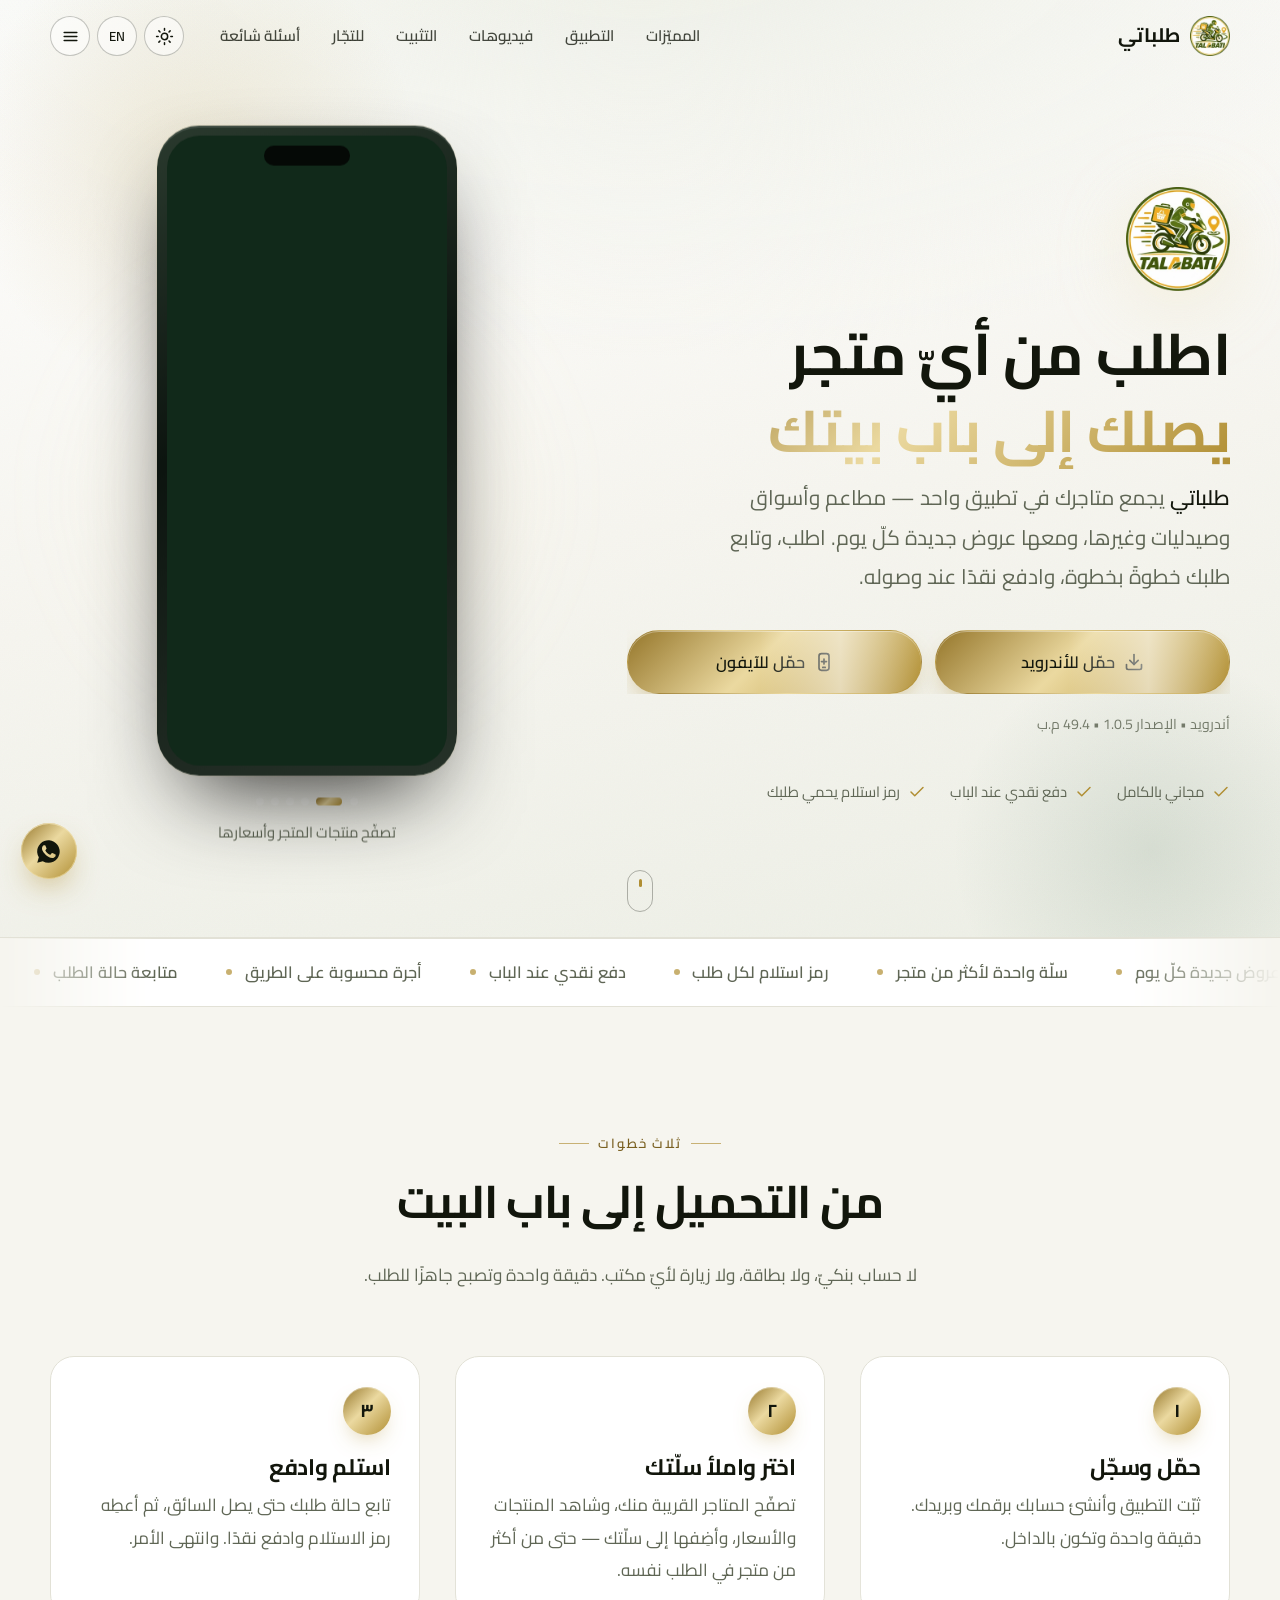
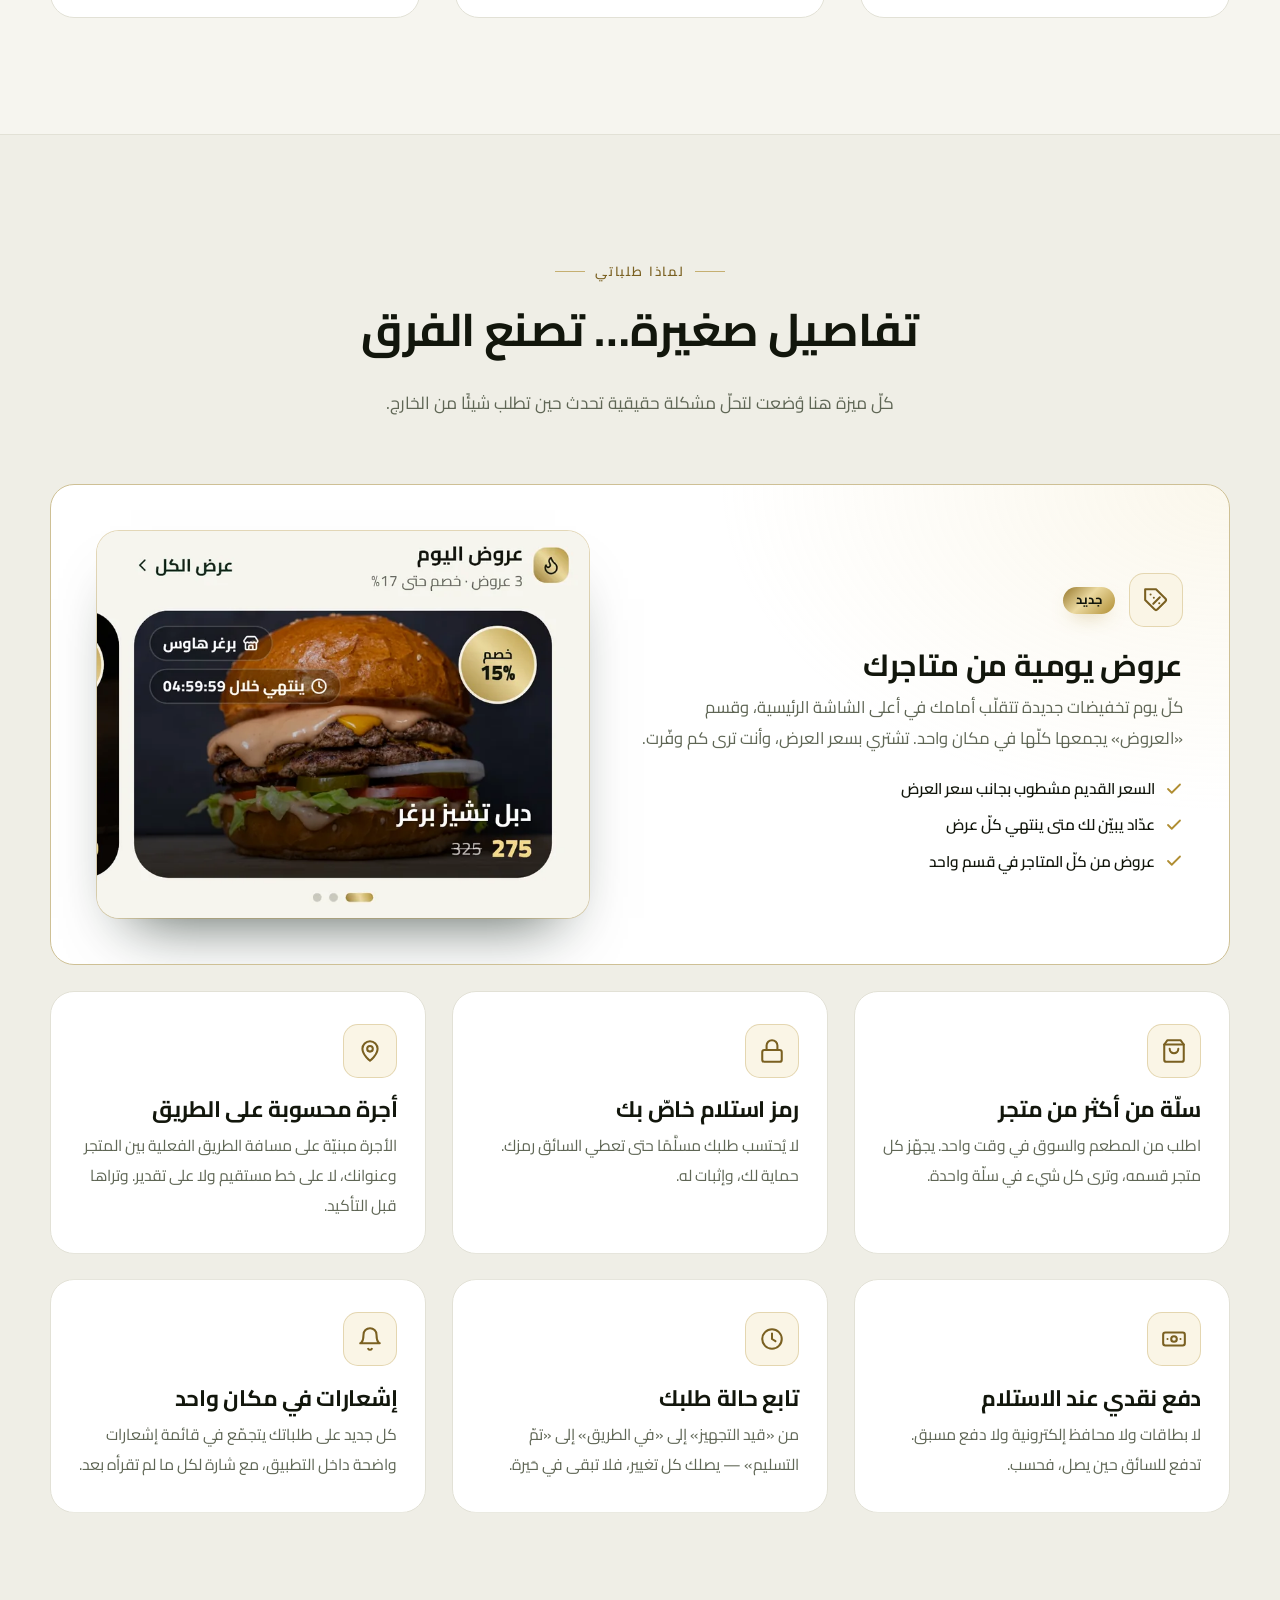
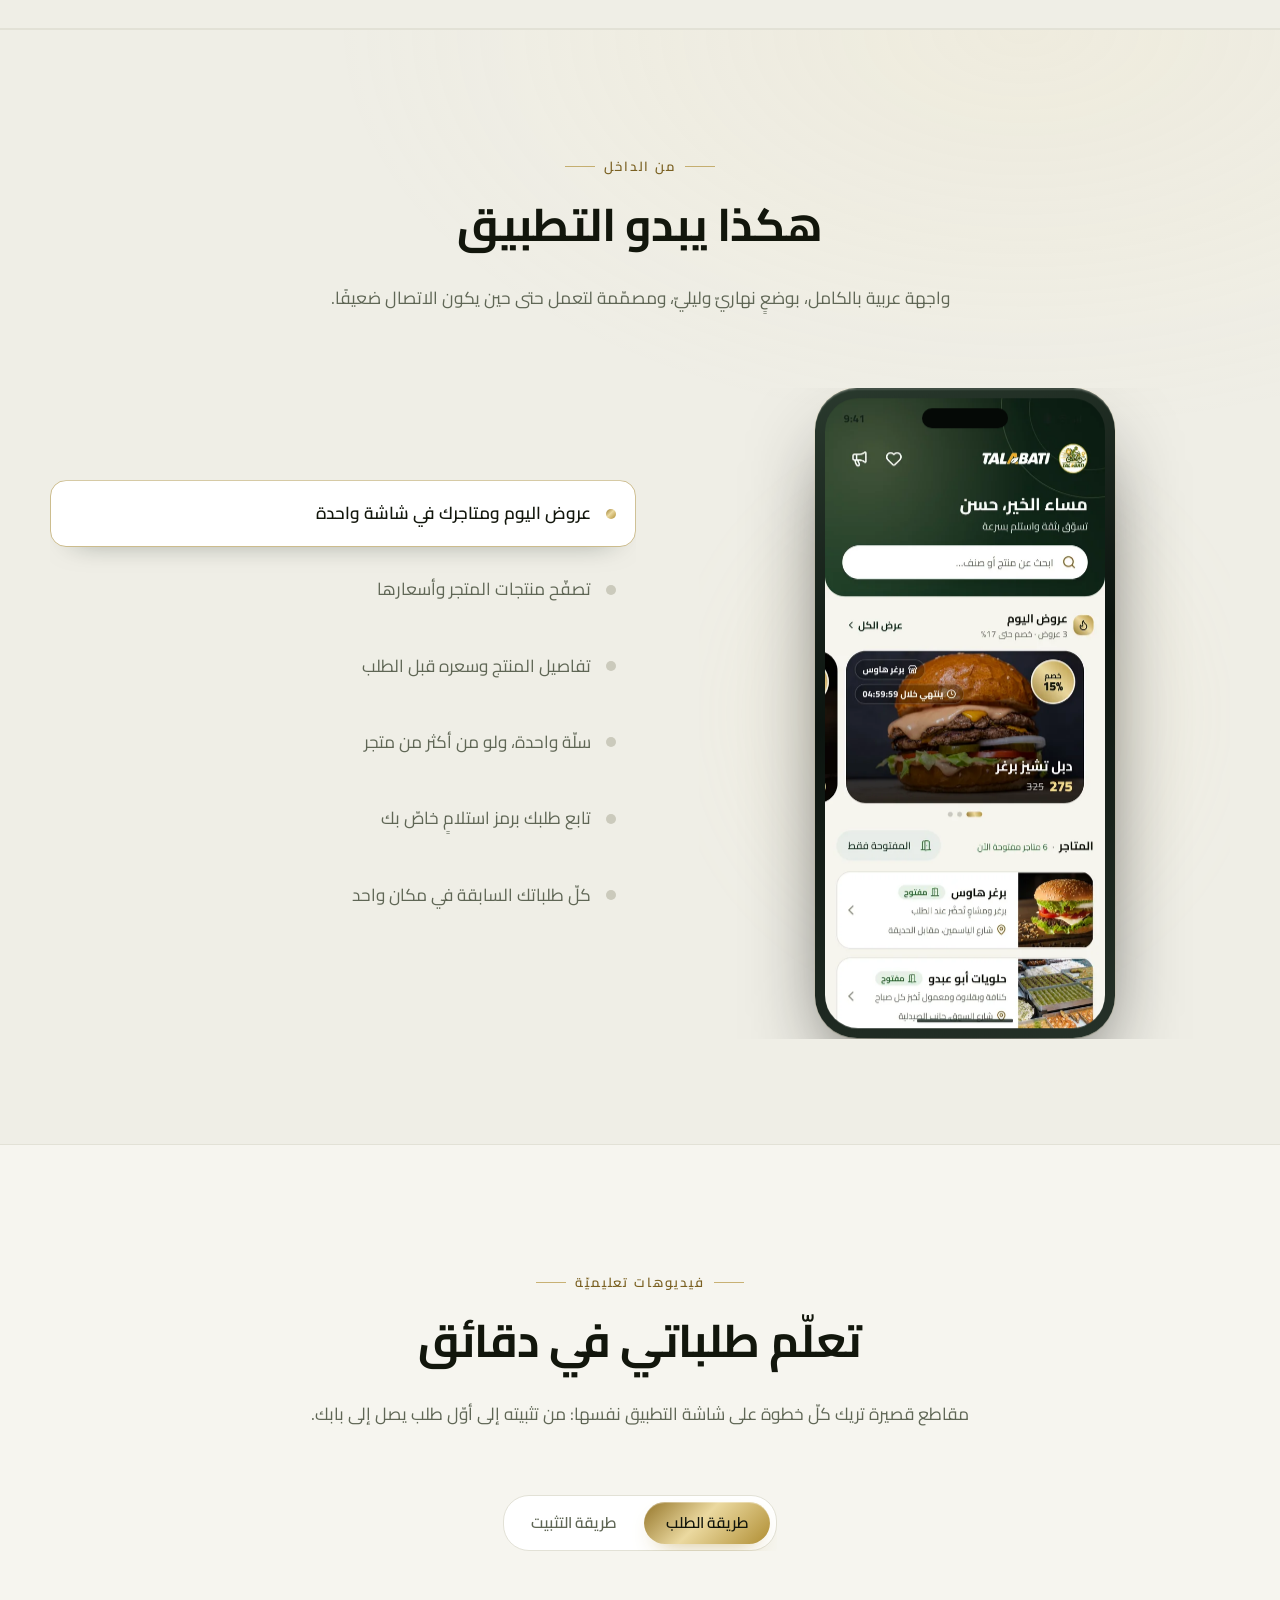
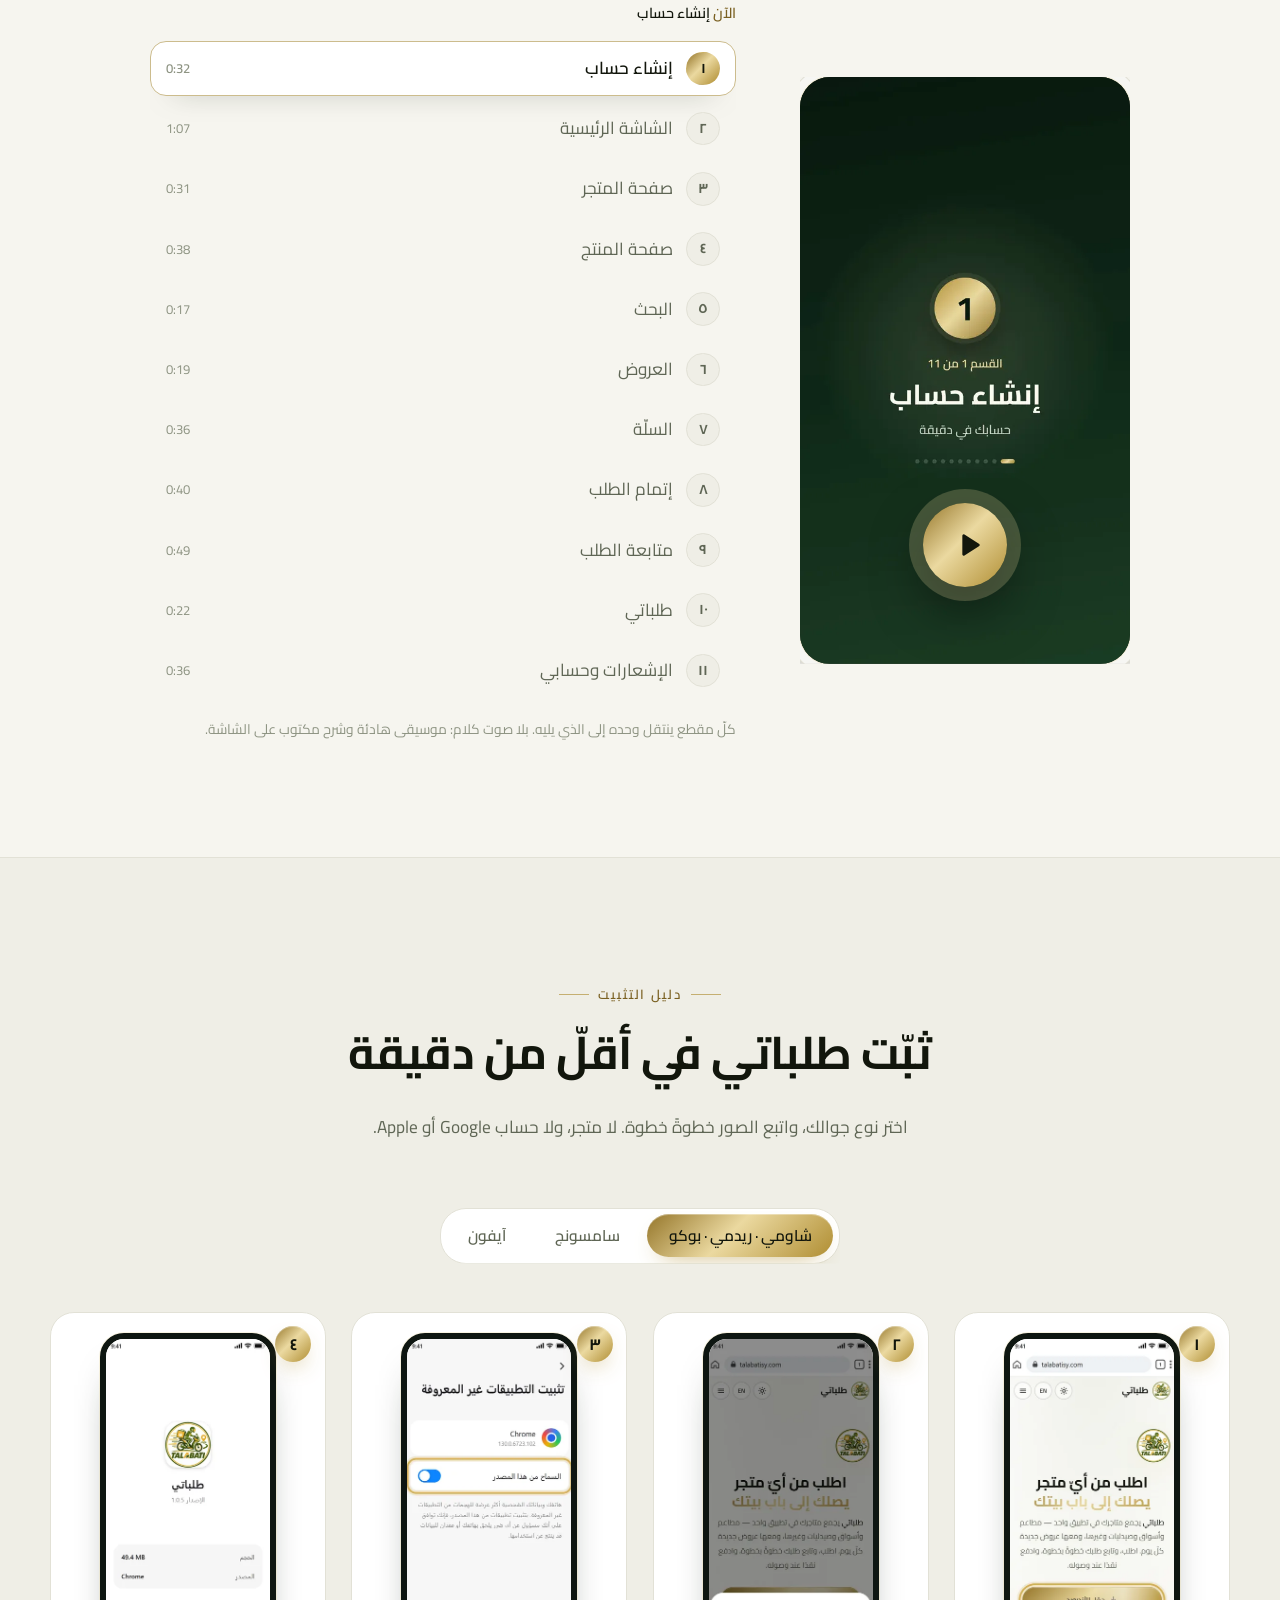
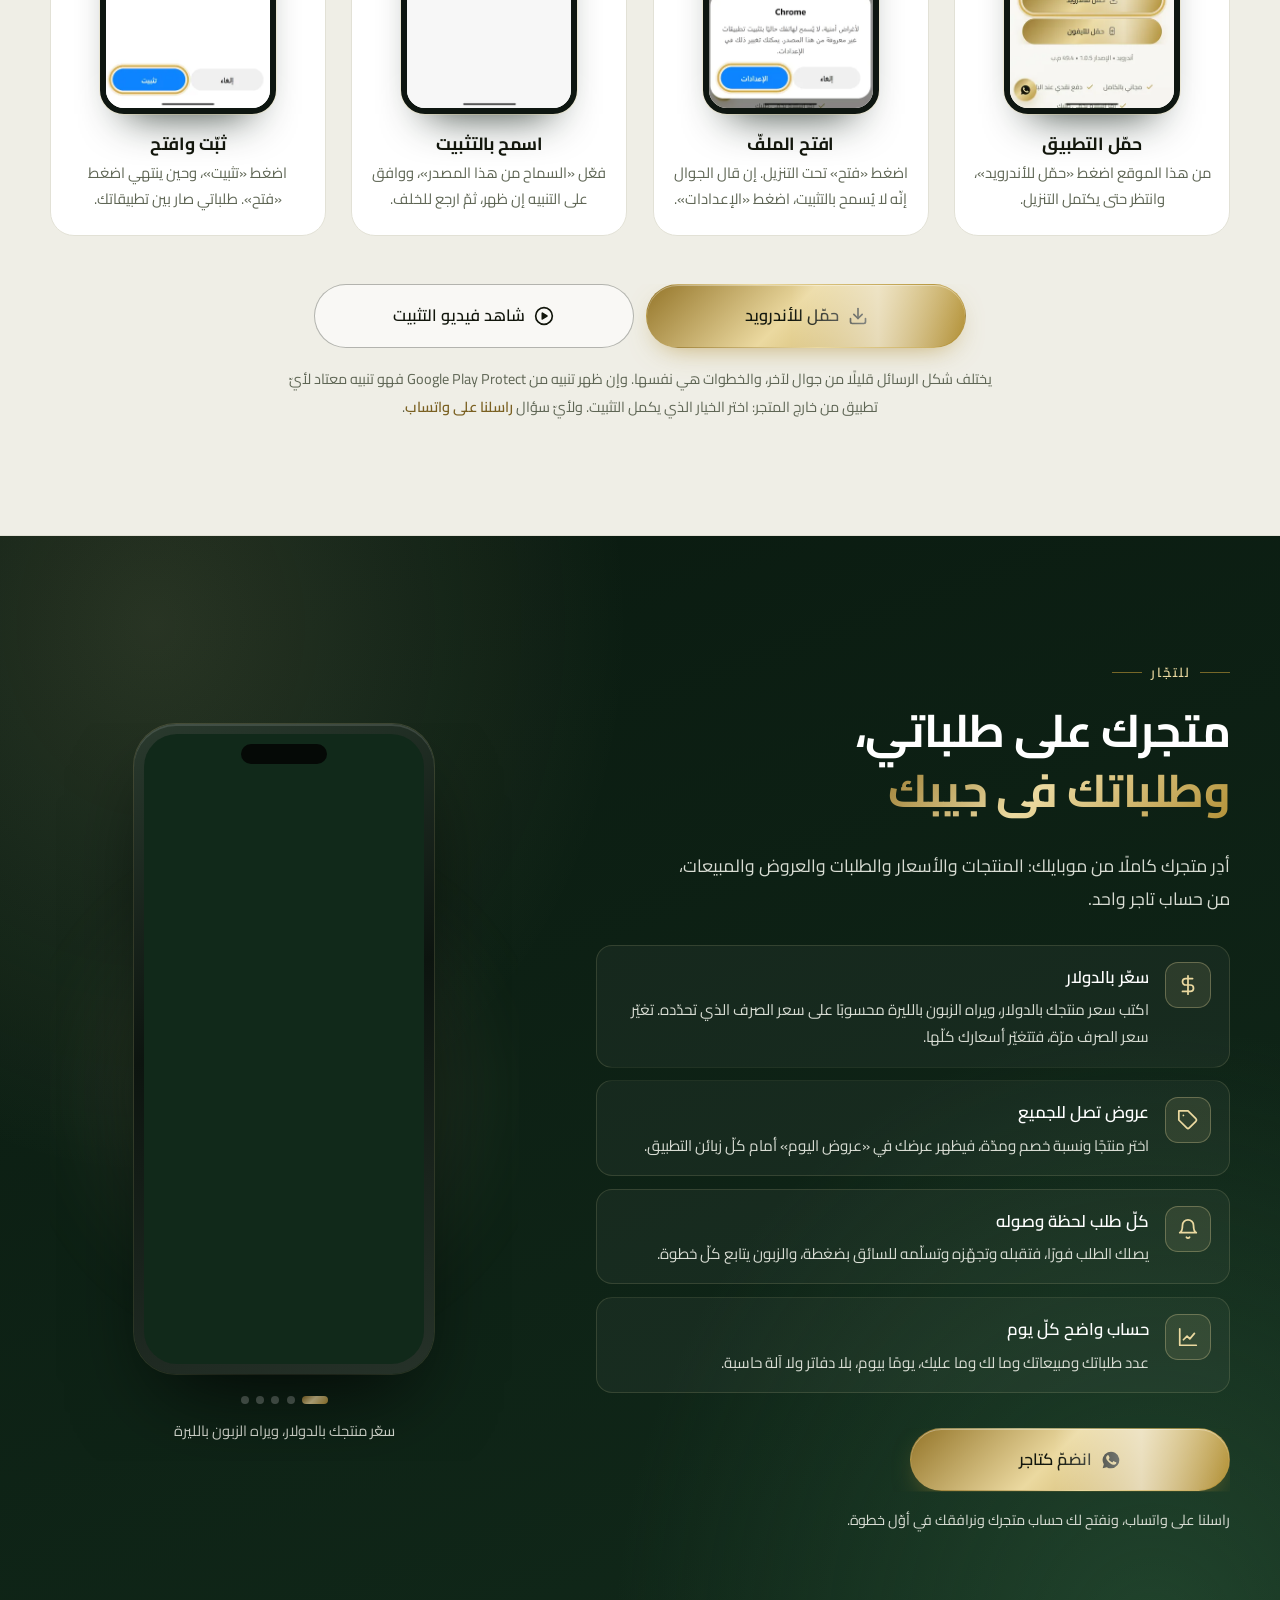
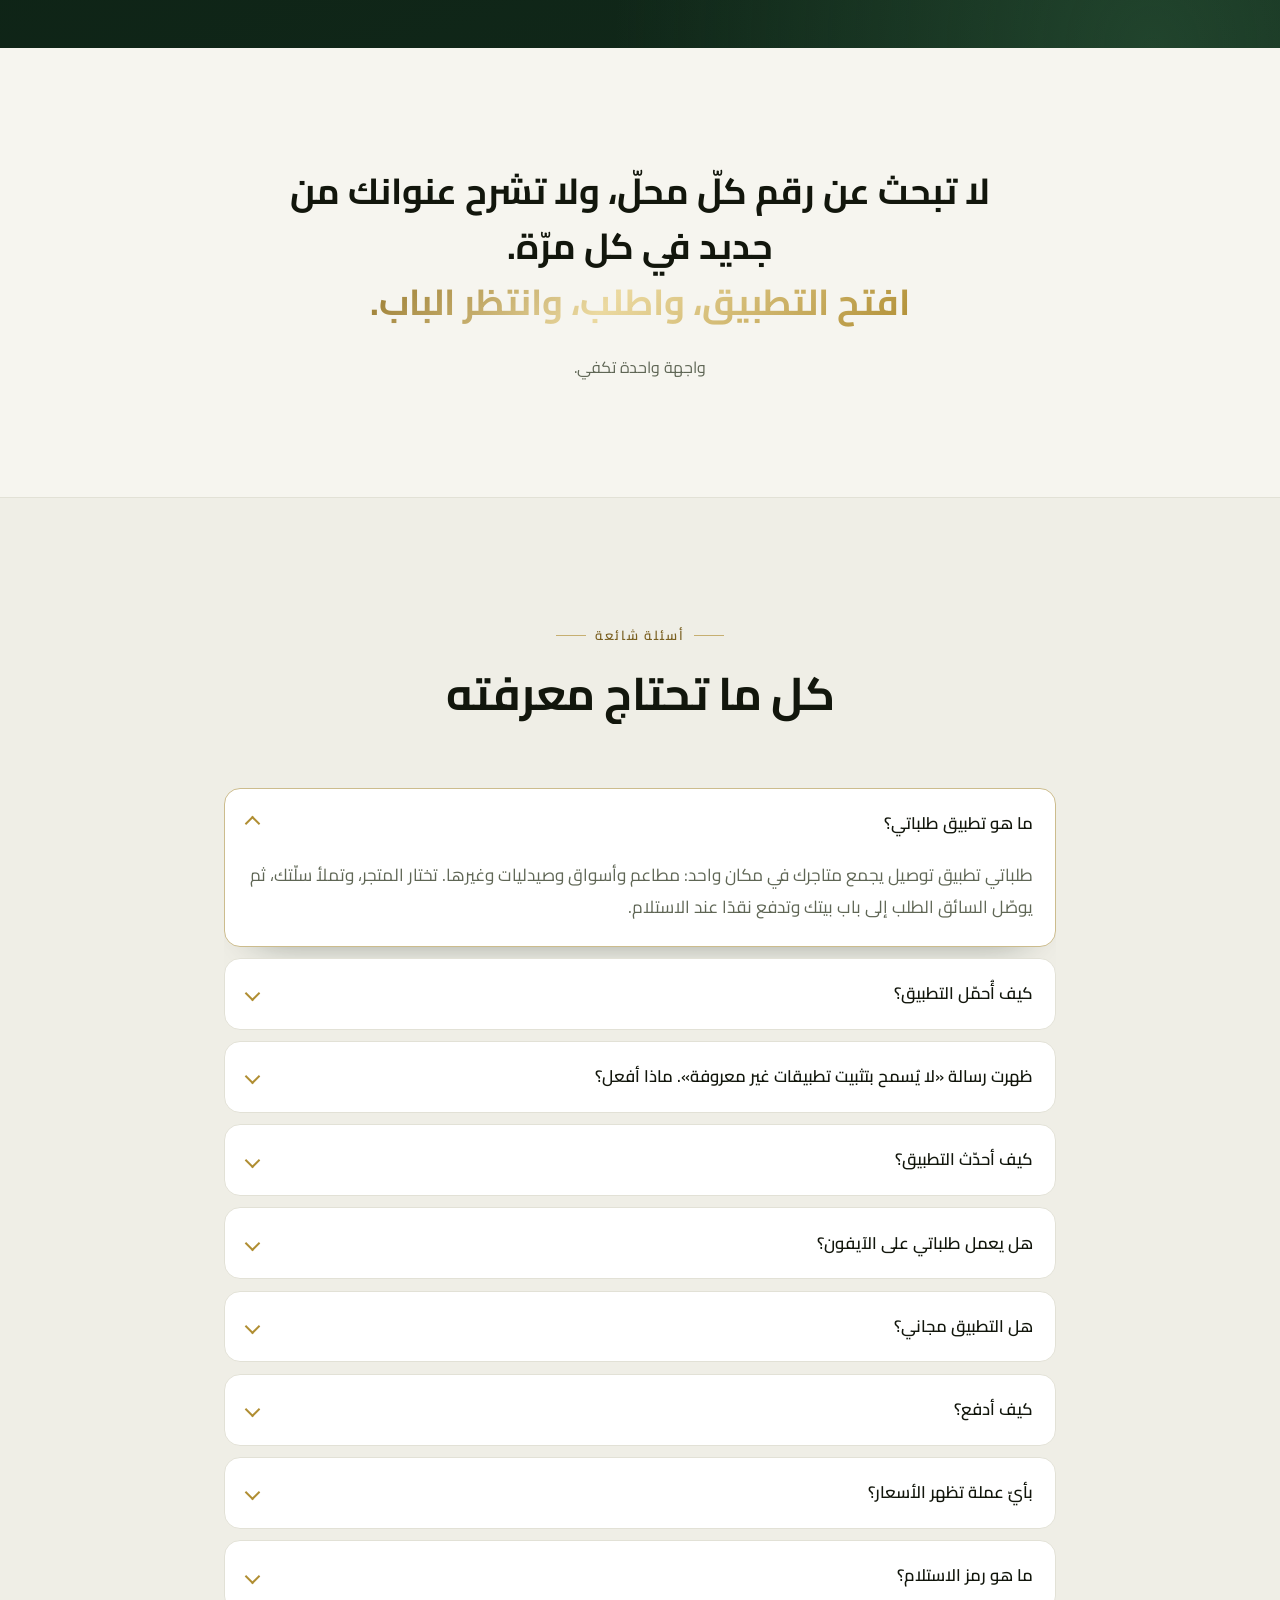
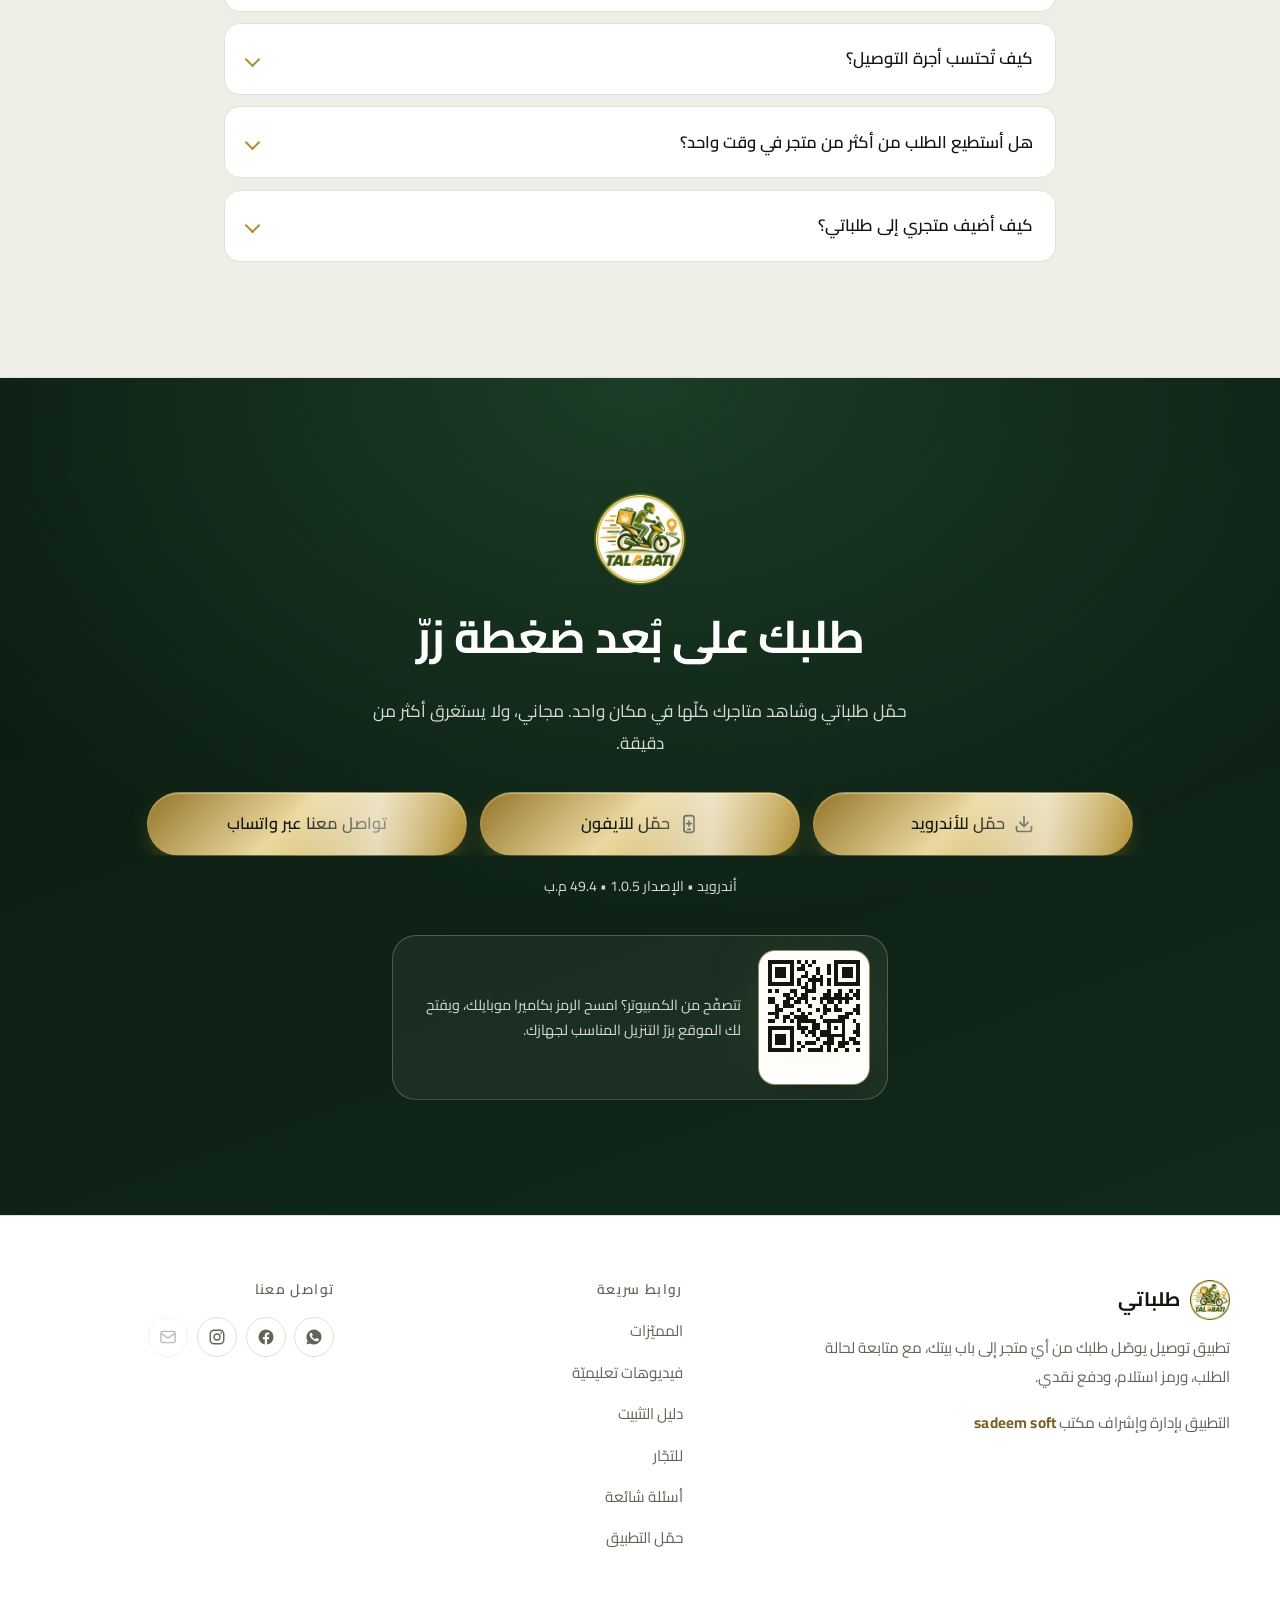
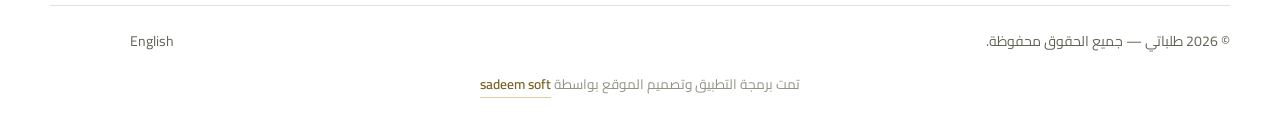
<file: index.html>
<!DOCTYPE html>
<html lang="ar" dir="rtl">
<head>
<meta charset="utf-8">
<meta name="robots" content="noindex, nofollow">
<meta name="viewport" content="width=device-width, initial-scale=1">
<title>طلباتي — تطبيق توصيل الطلبات | حمّل التطبيق مجانًا</title>
<meta name="description" content="طلباتي تطبيق توصيل يجمع متاجرك في مكان واحد: مطاعم وأسواق وصيدليات وغيرها. اطلب، وتابع طلبك خطوة بخطوة، وادفع نقدًا عند الاستلام. حمّله مجانًا للأندرويد.">
<meta name="keywords" content="طلباتي, تطبيق توصيل, توصيل طلبات, طلب أونلاين, دفع عند الاستلام, تطبيق أندرويد">
<meta name="author" content="طلباتي">
<meta name="theme-color" content="#F6F5EF" media="(prefers-color-scheme: light)">
<meta name="theme-color" content="#070D09" media="(prefers-color-scheme: dark)">
<link rel="canonical" href="https://talabatisy.com/">
<link rel="alternate" hreflang="ar" href="https://talabatisy.com/">
<link rel="alternate" hreflang="en" href="https://talabatisy.com/en/">
<link rel="alternate" hreflang="x-default" href="https://talabatisy.com/">

<meta property="og:type" content="website">
<meta property="og:locale" content="ar_AR">
<meta property="og:locale:alternate" content="en_US">
<meta property="og:site_name" content="طلباتي">
<meta property="og:title" content="طلباتي — اطلب من أي متجر، ويصلك إلى باب بيتك">
<meta property="og:description" content="تطبيق توصيل يجمع متاجرك في مكان واحد. متابعة حالة الطلب، ورمز استلام، ودفع نقدي عند الباب.">
<meta property="og:url" content="https://talabatisy.com/">
<meta property="og:image" content="https://talabatisy.com/assets/img/og-ar.jpg">
<meta property="og:image:width" content="1200">
<meta property="og:image:height" content="630">
<meta property="og:image:alt" content="شعار طلباتي مع جملة: تسوّق بثقة واستلم بسرعة">
<meta name="twitter:card" content="summary_large_image">
<meta name="twitter:title" content="طلباتي — تطبيق توصيل الطلبات">
<meta name="twitter:description" content="اطلب من أي متجر ويصلك إلى باب بيتك. دفع نقدي، ورمز استلام، وأجرة محسوبة على مسافة الطريق.">
<meta name="twitter:image" content="https://talabatisy.com/assets/img/og-ar.jpg">

<link rel="icon" href="favicon.ico" sizes="any">
<link rel="icon" type="image/png" sizes="192x192" href="assets/img/logo-192.png">
<link rel="apple-touch-icon" href="assets/img/apple-touch-icon.png">
<link rel="manifest" href="site.webmanifest">

<link rel="preload" href="assets/fonts/Cairo-Black.woff2" as="font" type="font/woff2" crossorigin>
<link rel="preload" href="assets/fonts/Cairo-Regular.woff2" as="font" type="font/woff2" crossorigin>
<link rel="preload" href="assets/img/boot/base.webp" as="image" type="image/webp" fetchpriority="high">
<link rel="preload" href="assets/img/boot/rider.webp" as="image" type="image/webp" fetchpriority="high">
<link rel="stylesheet" href="assets/css/styles.css">

<script>
/* يطبّق الوضع المحفوظ قبل أوّل رسم للصفحة، حتى لا تومض الخلفية.
   ويضع js على الجذر: شاشة البداية لا تظهر إلّا معه، فمن عطّل الجافاسكربت
   يرى الموقع مباشرةً بدل حجاب لا يزول. */
(function(){var r=document.documentElement;r.className+=' js is-booting';try{var t=localStorage.getItem('talabati-theme')||(matchMedia('(prefers-color-scheme: dark)').matches?'dark':'light');r.setAttribute('data-theme',t);if(t==='dark'){var m=document.querySelector('meta[name="theme-color"]');if(m)m.content='#070D09';}}catch(e){}})();
</script>

<script type="application/ld+json">
{
  "@context": "https://schema.org",
  "@graph": [
    {
      "@type": "Organization",
      "@id": "https://talabatisy.com/#org",
      "name": "طلباتي",
      "alternateName": "Talabati",
      "url": "https://talabatisy.com/",
      "logo": {
        "@type": "ImageObject",
        "url": "https://talabatisy.com/assets/img/logo-512.png",
        "width": 512, "height": 512
      },
      "description": "تطبيق توصيل يجمع المتاجر المحلّية في مكان واحد ويوصّل الطلبات إلى باب الزبون."
    },
    {
      "@type": "WebSite",
      "@id": "https://talabatisy.com/#website",
      "url": "https://talabatisy.com/",
      "name": "طلباتي",
      "inLanguage": "ar",
      "publisher": { "@id": "https://talabatisy.com/#org" }
    },
    {
      "@type": "MobileApplication",
      "@id": "https://talabatisy.com/#app",
      "name": "طلباتي",
      "alternateName": "Talabati",
      "operatingSystem": "Android, iOS (Web App)",
      "applicationCategory": "FoodAndDrinkApplication",
      "inLanguage": "ar",
      "url": "https://talabatisy.com/",
      "image": "https://talabatisy.com/assets/img/logo-512.png",
      "description": "تطبيق توصيل يجمع المتاجر في مكان واحد: سلّة واحدة لأكثر من متجر، ومتابعة حالة الطلب، ورمز استلام، ودفع نقدي عند الباب.",
      "offers": { "@type": "Offer", "price": "0", "priceCurrency": "SYP" },
      "publisher": { "@id": "https://talabatisy.com/#org" },
      "featureList": [
        "عروض يومية من المتاجر",
        "سلّة واحدة من أكثر من متجر",
        "متابعة حالة الطلب خطوة بخطوة",
        "رمز استلام لتأكيد التسليم",
        "أجرة توصيل محسوبة على مسافة الطريق الفعلية",
        "الدفع نقدًا عند الاستلام"
      ]
    },
    {
      "@type": "FAQPage",
      "@id": "https://talabatisy.com/#faq",
      "mainEntity": [
        { "@type": "Question", "name": "ما هو تطبيق طلباتي؟",
          "acceptedAnswer": { "@type": "Answer", "text": "طلباتي تطبيق توصيل يجمع متاجرك في مكان واحد: مطاعم وأسواق وصيدليات وغيرها. تختار المتجر، وتملأ سلّتك، ثم يوصّل السائق الطلب إلى باب بيتك وتدفع نقدًا عند الاستلام." } },
        { "@type": "Question", "name": "كيف أُحمّل تطبيق طلباتي؟",
          "acceptedAnswer": { "@type": "Answer", "text": "اضغط زرّ «حمّل للأندرويد» في أعلى الصفحة، فيبدأ تنزيل ملف التثبيت على جهازك العامل بنظام أندرويد. وبعد انتهاء التنزيل افتح الملف ووافق على التثبيت من مصدر خارجي، ليصبح التطبيق جاهزًا. والخطوات بالصور لشاومي وسامسونج والآيفون في دليل التثبيت على الموقع." } },
        { "@type": "Question", "name": "ظهرت رسالة «لا يُسمح بتثبيت تطبيقات غير معروفة». ماذا أفعل؟",
          "acceptedAnswer": { "@type": "Answer", "text": "هذه رسالة أمان معتادة من أندرويد لأيّ تطبيق يُثبَّت من خارج المتجر. اضغط «الإعدادات» في الرسالة نفسها، وفعّل «السماح من هذا المصدر»، ثمّ ارجع واضغط «تثبيت». تفعل هذا مرّة واحدة فقط." } },
        { "@type": "Question", "name": "كيف أحدّث تطبيق طلباتي؟",
          "acceptedAnswer": { "@type": "Answer", "text": "حين يصدر إصدار جديد، تظهر لك داخل التطبيق رسالة «يتوفر تحديث جديد». اضغط «تحديث الآن» فيُنزَّل الإصدار الجديد من موقعنا، ثمّ ثبّته بالخطوات نفسها. حسابك وطلباتك تبقى كما هي." } },
        { "@type": "Question", "name": "هل يعمل طلباتي على الآيفون؟",
          "acceptedAnswer": { "@type": "Answer", "text": "نعم. نسخة الآيفون تعمل من متصفّح Safari: اضغط «حمّل للآيفون»، ثمّ زرّ المشاركة، ثمّ «إضافة إلى الشاشة الرئيسية»، فتظهر أيقونة طلباتي بين تطبيقاتك وتفتح بملء الشاشة. وحسابك نفسه يعمل على الأندرويد والآيفون." } },
        { "@type": "Question", "name": "هل تطبيق طلباتي مجاني؟",
          "acceptedAnswer": { "@type": "Answer", "text": "نعم، تحميل التطبيق واستخدامه مجّانيّان تمامًا. لا اشتراك شهريًّا ولا رسوم تسجيل. الشيء الوحيد الذي تدفعه هو ثمن طلبك وأجرة التوصيل، وتراهما معًا قبل تأكيد الطلب." } },
        { "@type": "Question", "name": "كيف أدفع ثمن الطلب؟",
          "acceptedAnswer": { "@type": "Answer", "text": "الدفع نقدًا عند الاستلام فقط. تدفع للسائق عند وصول الطلب إليك. لا بطاقات بنكية ولا محافظ إلكترونية ولا دفع مسبق." } },
        { "@type": "Question", "name": "بأيّ عملة تظهر الأسعار في طلباتي؟",
          "acceptedAnswer": { "@type": "Answer", "text": "كلّ الأسعار في التطبيق بالليرة السورية الجديدة، وبها تدفع. وبعض التجّار يسعّرون منتجاتهم بالدولار، فيحسب التطبيق السعر بالليرة على سعر الصرف الذي يحدّده المتجر، وتراه أنت بالليرة دائمًا." } },
        { "@type": "Question", "name": "ما هو رمز الاستلام؟",
          "acceptedAnswer": { "@type": "Answer", "text": "رمز الاستلام رقم خاص بطلبك يظهر لك داخل التطبيق. عند وصول السائق تعطيه الرمز، ولا يُحتسب الطلب مسلَّمًا حتى يُدخله. بهذا لا يستطيع أحد سواك استلام طلبك، ويكون لدى السائق إثبات على التسليم." } },
        { "@type": "Question", "name": "كيف تُحتسب أجرة التوصيل؟",
          "acceptedAnswer": { "@type": "Answer", "text": "تُحتسب الأجرة على مسافة الطريق الفعلية بين المتجر وعنوانك، لا على خط مستقيم ولا على تقدير تقريبي. وتظهر لك الأجرة بالضبط قبل تأكيد الطلب." } },
        { "@type": "Question", "name": "هل أستطيع الطلب من أكثر من متجر في وقت واحد؟",
          "acceptedAnswer": { "@type": "Answer", "text": "نعم. تقبل سلّة طلباتي منتجات من أكثر من متجر في الوقت نفسه، ويُجهّز كل متجر قسمه من الطلب، وترى تفاصيل كل متجر على حدة داخل سلّتك." } },
        { "@type": "Question", "name": "كيف أضيف متجري إلى طلباتي؟",
          "acceptedAnswer": { "@type": "Answer", "text": "اضغط «انضمّ كتاجر» في قسم التجّار وراسلنا على واتساب، ونفتح لك حساب تاجر تدير منه أقسامك ومنتجاتك وأسعارك — بالليرة أو بالدولار — وطلباتك وعروضك ومبيعاتك اليوميّة." } }
      ]
    }
  ]
}
</script>
</head>

<body>
<a class="skip" href="#main">تجاوز إلى المحتوى</a>
<div id="progress"></div>

<!-- شاشة البداية: تختفي فور اكتمال تحميل الصفحة -->
<div class="boot" id="boot" role="status" aria-label="جارٍ فتح الموقع">
  <div class="boot-inner">
    <div class="boot-badge" aria-hidden="true">
      <span class="boot-orbit"></span>
      <div class="boot-disc">
        <img class="bl" src="assets/img/boot/base.webp" width="480" height="495" alt="" fetchpriority="high">
        <span class="bl-clip">
          <img class="bl bl-speed" src="assets/img/boot/speed.webp" width="480" height="495" alt="">
          <span class="bl-ride"><img class="bl bl-rider" src="assets/img/boot/rider.webp" width="480" height="495" alt="" fetchpriority="high"></span>
        </span>
        <span class="bl-ripple"></span>
        <img class="bl bl-pin" src="assets/img/boot/pin.webp" width="480" height="495" alt="">
      </div>
    </div>
    <span class="boot-word">طلباتي</span>
    <span class="boot-tag">تسوّق بثقة واستلم بسرعة</span>
    <span class="boot-line"><i></i></span>
  </div>
</div>

<header class="site-header">
  <div class="wrap">
    <a class="brand" href="index.html" data-home aria-label="طلباتي — الصفحة الرئيسية">
      <img src="assets/img/logo-96.webp" width="40" height="40" alt="" fetchpriority="high">
      <span>طلباتي</span>
    </a>

    <nav class="nav" id="nav" aria-label="القائمة الرئيسية">
      <a href="#features">المميّزات</a>
      <a href="#app">التطبيق</a>
      <a href="#videos">فيديوهات</a>
      <a href="#install">التثبيت</a>
      <a href="#merchants">للتجّار</a>
      <a href="#faq">أسئلة شائعة</a>
    </nav>

    <div class="header-tools">
      <button class="icon-btn" data-theme-toggle type="button" aria-label="تبديل الوضع الليلي">
        <svg class="sun" viewBox="0 0 24 24" aria-hidden="true"><circle cx="12" cy="12" r="4"/><path d="M12 2v2M12 20v2M4.9 4.9l1.4 1.4M17.7 17.7l1.4 1.4M2 12h2M20 12h2M4.9 19.1l1.4-1.4M17.7 6.3l1.4-1.4"/></svg>
        <svg class="moon" viewBox="0 0 24 24" aria-hidden="true"><path d="M21 12.8A9 9 0 1 1 11.2 3a7 7 0 0 0 9.8 9.8z"/></svg>
      </button>
      <a class="icon-btn" href="en/index.html" data-lang-switch="en" hreflang="en" lang="en" aria-label="Switch to English">EN</a>
      <button class="icon-btn menu-btn" data-menu type="button" aria-expanded="false" aria-controls="drawer" aria-label="فتح القائمة">
        <svg viewBox="0 0 24 24" aria-hidden="true"><path d="M4 7h16M4 12h16M4 17h16"/></svg>
      </button>
    </div>
  </div>
</header>

<main id="main">

  <!-- ===================================================== الافتتاحية -->
  <section class="hero">
    <div class="orb orb-1"></div>
    <div class="orb orb-2"></div>
    <div class="wrap">
      <div class="hero-copy">
        <img class="hero-logo" src="assets/img/logo-256.webp" width="104" height="104" alt="شعار طلباتي" fetchpriority="high">
        <h1>
          <span class="line" data-split>اطلب من أيّ متجر</span>
          <span class="line gold" data-split>يصلك إلى باب بيتك</span>
        </h1>
        <p class="hero-sub" data-reveal="up" data-delay="3">
          <strong>طلباتي</strong> يجمع متاجرك في تطبيق واحد — مطاعم وأسواق وصيدليات وغيرها، ومعها
          عروض جديدة كلّ يوم. اطلب، وتابع طلبك خطوةً بخطوة، وادفع نقدًا عند وصوله.
        </p>
        <div class="hero-cta" data-reveal="up" data-delay="4">
          <a class="btn btn-gold" data-apk href="#download">
            <svg viewBox="0 0 24 24" fill="none" stroke="currentColor" stroke-width="2" stroke-linecap="round" stroke-linejoin="round" aria-hidden="true"><path d="M21 15v4a2 2 0 0 1-2 2H5a2 2 0 0 1-2-2v-4"/><path d="M7 10l5 5 5-5"/><path d="M12 15V3"/></svg>
            <span class="btn-label">حمّل للأندرويد</span>
          </a>
          <a class="btn btn-gold" data-ios href="app/">
            <svg viewBox="0 0 24 24" fill="none" stroke="currentColor" stroke-width="2" stroke-linecap="round" stroke-linejoin="round" aria-hidden="true"><rect x="6" y="2" width="12" height="20" rx="3"/><path d="M12 8.5v6M9 11.5h6"/><path d="M10.5 18.5h3"/></svg>
            <span class="btn-label">حمّل للآيفون</span>
          </a>
          <a class="btn btn-ghost" data-play href="#" hidden rel="noopener">
            <svg viewBox="0 0 24 24" fill="currentColor" aria-hidden="true"><path d="M3.6 2.3 13.9 12 3.6 21.7A1.8 1.8 0 0 1 3 20.4V3.6c0-.5.2-1 .6-1.3zm12 7.1 2.6-2.5 3.1 1.8c.9.5.9 1.8 0 2.3l-3 1.8-2.7-2.6zM4.9 1.6l9.7 5.6-2.3 2.2L4.9 1.6zm0 20.8 7.4-7.8 2.3 2.2-9.7 5.6z"/></svg>
            <span class="btn-label">جوجل بلاي</span>
          </a>
        </div>
        <p class="hero-note" data-apk-note data-reveal="up" data-delay="5">أندرويد • مجاني تمامًا</p>

        <ul class="hero-badges" data-reveal="up" data-delay="5">
          <li><svg viewBox="0 0 24 24" aria-hidden="true"><path d="M20 6L9 17l-5-5"/></svg> مجاني بالكامل</li>
          <li><svg viewBox="0 0 24 24" aria-hidden="true"><path d="M20 6L9 17l-5-5"/></svg> دفع نقدي عند الباب</li>
          <li><svg viewBox="0 0 24 24" aria-hidden="true"><path d="M20 6L9 17l-5-5"/></svg> رمز استلام يحمي طلبك</li>
        </ul>
      </div>

      <div class="phone-stage" id="shots" data-base="screenshots/" data-parallax="0.06">
        <div class="phone">
          <div class="phone-screen">
            <div class="mock" aria-hidden="true">
              <div class="mock-bar"></div>
              <div class="mock-row"><div class="mock-thumb"></div><div class="mock-lines"><i></i><i></i></div></div>
              <div class="mock-row"><div class="mock-thumb"></div><div class="mock-lines"><i></i><i></i></div></div>
              <div class="mock-row"><div class="mock-thumb"></div><div class="mock-lines"><i></i><i></i></div></div>
              <div class="mock-row"><div class="mock-thumb"></div><div class="mock-lines"><i></i><i></i></div></div>
              <div class="mock-cta"></div>
            </div>
          </div>
        </div>
        <div class="phone-dots" id="shot-dots"></div>
        <p class="phone-caption" id="shot-caption"></p>
      </div>
    </div>
    <div class="scroll-cue" aria-hidden="true"></div>
  </section>

  <!-- ===================================================== شريط متحرّك -->
  <section class="ticker" aria-label="ما يقدّمه التطبيق">
    <ul id="ticker-track">
      <li>عروض جديدة كلّ يوم</li>
      <li>سلّة واحدة لأكثر من متجر</li>
      <li>رمز استلام لكل طلب</li>
      <li>دفع نقدي عند الباب</li>
      <li>أجرة محسوبة على الطريق</li>
      <li>متابعة حالة الطلب</li>
      <li>تسعير بالدولار للتجّار</li>
      <li>واجهة عربية بالكامل</li>
      <li>بلا اشتراكات ولا رسوم</li>
    </ul>
  </section>

  <!-- ===================================================== كيف يعمل -->
  <section class="section" id="how">
    <div class="wrap">
      <div class="section-head" data-reveal="up">
        <span class="eyebrow">ثلاث خطوات</span>
        <h2>من التحميل إلى باب البيت</h2>
        <p>لا حساب بنكيّ، ولا بطاقة، ولا زيارة لأيّ مكتب. دقيقة واحدة وتصبح جاهزًا للطلب.</p>
      </div>
      <div class="steps">
        <article class="step" data-reveal="up">
          <h3>حمّل وسجّل</h3>
          <p>ثبّت التطبيق وأنشئ حسابك برقمك وبريدك. دقيقة واحدة وتكون بالداخل.</p>
        </article>
        <article class="step" data-reveal="up" data-delay="2">
          <h3>اختر واملأ سلّتك</h3>
          <p>تصفّح المتاجر القريبة منك، وشاهد المنتجات والأسعار، وأضِفها إلى سلّتك — حتى من أكثر من متجر في الطلب نفسه.</p>
        </article>
        <article class="step" data-reveal="up" data-delay="4">
          <h3>استلم وادفع</h3>
          <p>تابع حالة طلبك حتى يصل السائق، ثم أعطِه رمز الاستلام وادفع نقدًا. وانتهى الأمر.</p>
        </article>
      </div>
    </div>
  </section>

  <!-- ===================================================== المميّزات -->
  <section class="section" id="features" style="background: var(--surface-muted); border-block: 1px solid var(--border);">
    <div class="wrap">
      <div class="section-head" data-reveal="up">
        <span class="eyebrow">لماذا طلباتي</span>
        <h2>تفاصيل صغيرة… تصنع الفرق</h2>
        <p>كلّ ميزة هنا وُضعت لتحلّ مشكلة حقيقية تحدث حين تطلب شيئًا من الخارج.</p>
      </div>
      <div class="features">
        <article class="feature feature-wide" data-reveal="up">
          <div class="feature-wide-copy">
            <span class="new-tag">جديد</span>
            <div class="feature-ico"><svg viewBox="0 0 24 24" aria-hidden="true"><path d="M20.6 13.4l-7.2 7.2a2 2 0 0 1-2.8 0L2 12V2h10l8.6 8.6a2 2 0 0 1 0 2.8z"/><path d="M7 7h.01"/><path d="M15.5 9.5l-6 6"/><path d="M10 10h.01M15 15h.01"/></svg></div>
            <h3>عروض يومية من متاجرك</h3>
            <p>كلّ يوم تخفيضات جديدة تتقلّب أمامك في أعلى الشاشة الرئيسية، وقسم «العروض» يجمعها كلّها في مكان واحد. تشتري بسعر العرض، وأنت ترى كم وفّرت.</p>
            <ul class="ticks">
              <li><svg viewBox="0 0 24 24" aria-hidden="true"><path d="M20 6L9 17l-5-5"/></svg> السعر القديم مشطوب بجانب سعر العرض</li>
              <li><svg viewBox="0 0 24 24" aria-hidden="true"><path d="M20 6L9 17l-5-5"/></svg> عدّاد يبيّن لك متى ينتهي كلّ عرض</li>
              <li><svg viewBox="0 0 24 24" aria-hidden="true"><path d="M20 6L9 17l-5-5"/></svg> عروض من كلّ المتاجر في قسم واحد</li>
            </ul>
          </div>
          <figure class="feature-wide-shot">
            <img src="screenshots/deals-card.webp" width="720" height="567" loading="lazy" decoding="async" alt="بطاقة «عروض اليوم» في التطبيق: دبل تشيز برغر بخصم 15٪، من 325 إلى 275">
          </figure>
        </article>
        <article class="feature" data-reveal="scale">
          <div class="feature-ico"><svg viewBox="0 0 24 24" aria-hidden="true"><path d="M6 2L3 6v14a2 2 0 0 0 2 2h14a2 2 0 0 0 2-2V6l-3-4z"/><path d="M3 6h18"/><path d="M16 10a4 4 0 0 1-8 0"/></svg></div>
          <h3>سلّة من أكثر من متجر</h3>
          <p>اطلب من المطعم والسوق في وقت واحد. يجهّز كل متجر قسمه، وترى كل شيء في سلّة واحدة.</p>
        </article>
        <article class="feature" data-reveal="scale" data-delay="1">
          <div class="feature-ico"><svg viewBox="0 0 24 24" aria-hidden="true"><rect x="3" y="11" width="18" height="11" rx="2"/><path d="M7 11V7a5 5 0 0 1 10 0v4"/></svg></div>
          <h3>رمز استلام خاصّ بك</h3>
          <p>لا يُحتسب طلبك مسلَّمًا حتى تعطي السائق رمزك. حماية لك، وإثبات له.</p>
        </article>
        <article class="feature" data-reveal="scale" data-delay="2">
          <div class="feature-ico"><svg viewBox="0 0 24 24" aria-hidden="true"><path d="M12 21s-7-5.6-7-11a7 7 0 1 1 14 0c0 5.4-7 11-7 11z"/><circle cx="12" cy="10" r="2.6"/></svg></div>
          <h3>أجرة محسوبة على الطريق</h3>
          <p>الأجرة مبنيّة على مسافة الطريق الفعلية بين المتجر وعنوانك، لا على خط مستقيم ولا على تقدير. وتراها قبل التأكيد.</p>
        </article>
        <article class="feature" data-reveal="scale" data-delay="1">
          <div class="feature-ico"><svg viewBox="0 0 24 24" aria-hidden="true"><rect x="2" y="6" width="20" height="12" rx="2"/><circle cx="12" cy="12" r="2.6"/><path d="M6 12h.01M18 12h.01"/></svg></div>
          <h3>دفع نقدي عند الاستلام</h3>
          <p>لا بطاقات ولا محافظ إلكترونية ولا دفع مسبق. تدفع للسائق حين يصل، فحسب.</p>
        </article>
        <article class="feature" data-reveal="scale" data-delay="2">
          <div class="feature-ico"><svg viewBox="0 0 24 24" aria-hidden="true"><circle cx="12" cy="12" r="9"/><path d="M12 7v5l3.2 2"/></svg></div>
          <h3>تابع حالة طلبك</h3>
          <p>من «قيد التجهيز» إلى «في الطريق» إلى «تمّ التسليم» — يصلك كل تغيير، فلا تبقى في حَيرة.</p>
        </article>
        <article class="feature" data-reveal="scale" data-delay="3">
          <div class="feature-ico"><svg viewBox="0 0 24 24" aria-hidden="true"><path d="M18 8a6 6 0 1 0-12 0c0 7-3 8-3 8h18s-3-1-3-8z"/><path d="M13.7 21a2 2 0 0 1-3.4 0"/></svg></div>
          <h3>إشعارات في مكان واحد</h3>
          <p>كل جديد على طلباتك يتجمّع في قائمة إشعارات واضحة داخل التطبيق، مع شارة لكل ما لم تقرأه بعد.</p>
        </article>
      </div>
    </div>
  </section>

  <!-- ===================================================== معرض اللقطات -->
  <section class="section showcase" id="app">
    <div class="wrap">
      <div class="section-head" data-reveal="up">
        <span class="eyebrow">من الداخل</span>
        <h2>هكذا يبدو التطبيق</h2>
        <p>واجهة عربية بالكامل، بوضعٍ نهاريّ وليليّ، ومصمّمة لتعمل حتى حين يكون الاتصال ضعيفًا.</p>
      </div>
      <div class="showcase-grid">
        <div class="phone-stage" id="shots-showcase" data-base="screenshots/" data-reveal="scale" data-parallax="0.05">
          <div class="phone">
            <div class="phone-screen">
              <div class="mock" aria-hidden="true">
                <div class="mock-bar"></div>
                <div class="mock-row"><div class="mock-thumb"></div><div class="mock-lines"><i></i><i></i></div></div>
                <div class="mock-row"><div class="mock-thumb"></div><div class="mock-lines"><i></i><i></i></div></div>
                <div class="mock-row"><div class="mock-thumb"></div><div class="mock-lines"><i></i><i></i></div></div>
                <div class="mock-cta"></div>
              </div>
            </div>
          </div>
        </div>
        <div data-reveal="right" data-delay="1">
          <ul class="shot-list" id="shot-list">
            <li><button type="button" aria-current="true"><span class="dot"></span><span>تفاصيل المنتج وسعره قبل الطلب</span></button></li>
            <li><button type="button"><span class="dot"></span><span>تابع طلبك برمز استلامٍ خاصّ بك</span></button></li>
          </ul>
        </div>
      </div>
    </div>
  </section>

  <!-- ===================================================== الفيديوهات -->
  <section class="section videos" id="videos">
    <div class="wrap">
      <div class="section-head" data-reveal="up">
        <span class="eyebrow">فيديوهات تعليميّة</span>
        <h2>تعلّم طلباتي في دقائق</h2>
        <p>مقاطع قصيرة تريك كلّ خطوة على شاشة التطبيق نفسها: من تثبيته إلى أوّل طلب يصل إلى بابك.</p>
      </div>

      <div class="vtabs" role="tablist" aria-label="مجموعات الفيديو" data-reveal="up" data-delay="1">
        <button type="button" role="tab" id="vtab-order" aria-controls="vplayer" aria-selected="true" data-vset="order">طريقة الطلب</button>
        <button type="button" role="tab" id="vtab-install" aria-controls="vplayer" aria-selected="false" data-vset="install">طريقة التثبيت</button>
      </div>

      <div class="video-grid" id="vplayer" role="tabpanel" aria-labelledby="vtab-order">
        <div class="vstage" data-reveal="scale">
          <div class="vframe">
            <video id="vvideo" playsinline preload="none" controls controlslist="nodownload noplaybackrate" disablepictureinpicture></video>
            <button class="vplay" type="button" id="vplay" aria-label="تشغيل الفيديو">
              <svg viewBox="0 0 24 24" aria-hidden="true"><path d="M8 5.5v13a1 1 0 0 0 1.5.9l10.2-6.5a1 1 0 0 0 0-1.8L9.5 4.6A1 1 0 0 0 8 5.5z"/></svg>
            </button>
          </div>
        </div>
        <div class="vside" data-reveal="right" data-delay="1">
          <p class="vnow"><span id="vnow-label">الآن</span> <b id="vnow-title"></b></p>
          <ol class="vlist" id="vlist"></ol>
          <p class="vnote">كلّ مقطع ينتقل وحده إلى الذي يليه. بلا صوت كلام: موسيقى هادئة وشرح مكتوب على الشاشة.</p>
        </div>
      </div>
    </div>
  </section>

  <!-- ===================================================== دليل التثبيت -->
  <section class="section install" id="install">
    <div class="wrap">
      <div class="section-head" data-reveal="up">
        <span class="eyebrow">دليل التثبيت</span>
        <h2>ثبّت طلباتي في أقلّ من دقيقة</h2>
        <p>اختر نوع جوالك، واتبع الصور خطوةً خطوة. لا متجر، ولا حساب Google أو Apple.</p>
      </div>

      <div class="itabs" role="tablist" aria-label="نوع الجوال" data-reveal="up" data-delay="1">
        <button type="button" role="tab" id="itab-xiaomi" aria-controls="ipanel-xiaomi" aria-selected="true" data-brand="xiaomi">شاومي · ريدمي · بوكو</button>
        <button type="button" role="tab" id="itab-samsung" aria-controls="ipanel-samsung" aria-selected="false" data-brand="samsung">سامسونج</button>
        <button type="button" role="tab" id="itab-iphone" aria-controls="ipanel-iphone" aria-selected="false" data-brand="iphone">آيفون</button>
      </div>

      <div class="ipanel" id="ipanel-xiaomi" role="tabpanel" aria-labelledby="itab-xiaomi">
        <ol class="isteps">
          <li class="istep">
            <figure class="ishot"><img src="install/android-1.webp" width="360" height="779" loading="lazy" decoding="async" alt="موقع طلباتي في المتصفّح، وزرّ «حمّل للأندرويد» مضاء"></figure>
            <h3>حمّل التطبيق</h3>
            <p>من هذا الموقع اضغط «حمّل للأندرويد»، وانتظر حتى يكتمل التنزيل.</p>
          </li>
          <li class="istep">
            <figure class="ishot"><img src="install/xiaomi-2.webp" width="360" height="779" loading="lazy" decoding="async" alt="رسالة: لا يُسمح لهاتفك بتثبيت تطبيقات غير معروفة من هذا المصدر، وزرّ «الإعدادات»"></figure>
            <h3>افتح الملفّ</h3>
            <p>اضغط «فتح» تحت التنزيل. إن قال الجوال إنّه لا يُسمح بالتثبيت، اضغط «الإعدادات».</p>
          </li>
          <li class="istep">
            <figure class="ishot"><img src="install/xiaomi-3.webp" width="360" height="779" loading="lazy" decoding="async" alt="صفحة الإعدادات: «السماح من هذا المصدر» مفعّل"></figure>
            <h3>اسمح بالتثبيت</h3>
            <p>فعّل «السماح من هذا المصدر»، ووافق على التنبيه إن ظهر، ثمّ ارجع للخلف.</p>
          </li>
          <li class="istep">
            <figure class="ishot"><img src="install/xiaomi-4.webp" width="360" height="779" loading="lazy" decoding="async" alt="شاشة التثبيت: تطبيق طلباتي وزرّ «تثبيت»"></figure>
            <h3>ثبّت وافتح</h3>
            <p>اضغط «تثبيت»، وحين ينتهي اضغط «فتح». طلباتي صار بين تطبيقاتك.</p>
          </li>
        </ol>
      </div>

      <div class="ipanel" id="ipanel-samsung" role="tabpanel" aria-labelledby="itab-samsung" hidden>
        <ol class="isteps">
          <li class="istep">
            <figure class="ishot"><img src="install/android-1.webp" width="360" height="779" loading="lazy" decoding="async" alt="موقع طلباتي في المتصفّح، وزرّ «حمّل للأندرويد» مضاء"></figure>
            <h3>حمّل التطبيق</h3>
            <p>من هذا الموقع اضغط «حمّل للأندرويد»، وانتظر حتى يكتمل التنزيل.</p>
          </li>
          <li class="istep">
            <figure class="ishot"><img src="install/samsung-2.webp" width="360" height="779" loading="lazy" decoding="async" alt="رسالة: لأمانك، لا يُسمح لهاتفك بتثبيت تطبيقات غير معروفة من هذا المصدر، وزرّ «الإعدادات»"></figure>
            <h3>افتح الملفّ</h3>
            <p>افتحه من الإشعار أو من «ملفاتي» ثمّ «التنزيلات». إن ظهر تنبيه الأمان، اضغط «الإعدادات».</p>
          </li>
          <li class="istep">
            <figure class="ishot"><img src="install/samsung-3.webp" width="360" height="779" loading="lazy" decoding="async" alt="صفحة «تثبيت تطبيقات غير معروفة»: «السماح من هذا المصدر» مفعّل"></figure>
            <h3>اسمح بالتثبيت</h3>
            <p>فعّل «السماح من هذا المصدر»، ثمّ ارجع للخلف.</p>
          </li>
          <li class="istep">
            <figure class="ishot"><img src="install/samsung-4.webp" width="360" height="779" loading="lazy" decoding="async" alt="رسالة: هل تريد تثبيت هذا التطبيق؟ وزرّ «تثبيت»"></figure>
            <h3>ثبّت وافتح</h3>
            <p>اضغط «تثبيت»، وحين ينتهي اضغط «فتح». طلباتي صار بين تطبيقاتك.</p>
          </li>
        </ol>
      </div>

      <div class="ipanel" id="ipanel-iphone" role="tabpanel" aria-labelledby="itab-iphone" hidden>
        <ol class="isteps">
          <li class="istep">
            <figure class="ishot"><img src="install/iphone-1.webp" width="360" height="779" loading="lazy" decoding="async" alt="لوح «طلباتي على الآيفون» في Safari، وزرّ «افتح طلباتي وثبّته»"></figure>
            <h3>افتحه في Safari</h3>
            <p>من هذا الموقع في Safari اضغط «حمّل للآيفون»، ثمّ «افتح طلباتي وثبّته».</p>
          </li>
          <li class="istep">
            <figure class="ishot"><img src="install/iphone-2.webp" width="360" height="779" loading="lazy" decoding="async" alt="طلباتي مفتوح في Safari، وزرّ المشاركة في الشريط السفلي مضاء"></figure>
            <h3>زرّ المشاركة</h3>
            <p>اضغط زرّ المشاركة في شريط Safari، المربّع الذي يخرج منه سهم.</p>
          </li>
          <li class="istep">
            <figure class="ishot"><img src="install/iphone-3.webp" width="360" height="779" loading="lazy" decoding="async" alt="قائمة المشاركة: «إضافة إلى الشاشة الرئيسية»"></figure>
            <h3>أضِفه إلى الشاشة</h3>
            <p>اختر «إضافة إلى الشاشة الرئيسية»، ثمّ «إضافة» في الأعلى.</p>
          </li>
          <li class="istep">
            <figure class="ishot"><img src="install/iphone-4.webp" width="360" height="779" loading="lazy" decoding="async" alt="الشاشة الرئيسية للآيفون وعليها أيقونة طلباتي"></figure>
            <h3>افتحه من شاشتك</h3>
            <p>تظهر أيقونة طلباتي بين تطبيقاتك، وتفتح بملء الشاشة كأيّ تطبيق.</p>
          </li>
        </ol>
      </div>

      <div class="install-foot" data-reveal="up">
        <div class="hero-cta">
          <a class="btn btn-gold" data-apk href="#download">
            <svg viewBox="0 0 24 24" fill="none" stroke="currentColor" stroke-width="2" stroke-linecap="round" stroke-linejoin="round" aria-hidden="true"><path d="M21 15v4a2 2 0 0 1-2 2H5a2 2 0 0 1-2-2v-4"/><path d="M7 10l5 5 5-5"/><path d="M12 15V3"/></svg>
            <span class="btn-label">حمّل للأندرويد</span>
          </a>
          <a class="btn btn-ghost" href="#videos" data-vgo="install">
            <svg viewBox="0 0 24 24" fill="none" stroke="currentColor" stroke-width="2" stroke-linecap="round" stroke-linejoin="round" aria-hidden="true"><circle cx="12" cy="12" r="10"/><path d="M10 8.5v7l5.5-3.5z" fill="currentColor"/></svg>
            <span class="btn-label">شاهد فيديو التثبيت</span>
          </a>
        </div>
        <p class="install-note">يختلف شكل الرسائل قليلًا من جوال لآخر، والخطوات هي نفسها. وإن ظهر تنبيه من Google Play Protect فهو تنبيه معتاد لأيّ تطبيق من خارج المتجر: اختر الخيار الذي يكمل التثبيت. ولأيّ سؤال <a data-wa href="#" target="_blank" rel="noopener">راسلنا على واتساب</a>.</p>
      </div>
    </div>
  </section>

  <!-- ===================================================== للتجّار -->
  <section class="section merchants" id="merchants">
    <div class="wrap merchants-grid">
      <div class="merchants-copy">
        <span class="eyebrow" data-reveal="up">للتجّار</span>
        <h2 data-reveal="up" data-delay="1">متجرك على طلباتي،<br><span class="gold">وطلباتك في جيبك</span></h2>
        <p class="merchants-lead" data-reveal="up" data-delay="2">أدِر متجرك كاملًا من موبايلك: المنتجات والأسعار والطلبات والعروض والمبيعات، من حساب تاجر واحد.</p>
        <ul class="mpoints">
          <li data-reveal="up" data-delay="2">
            <span class="mpoint-ico"><svg viewBox="0 0 24 24" aria-hidden="true"><path d="M12 2v20"/><path d="M17 5H9.5a3.5 3.5 0 0 0 0 7h5a3.5 3.5 0 0 1 0 7H6"/></svg></span>
            <div><b>سعّر بالدولار</b><span>اكتب سعر منتجك بالدولار، ويراه الزبون بالليرة محسوبًا على سعر الصرف الذي تحدّده. تغيّر سعر الصرف مرّة، فتتغيّر أسعارك كلّها.</span></div>
          </li>
          <li data-reveal="up" data-delay="3">
            <span class="mpoint-ico"><svg viewBox="0 0 24 24" aria-hidden="true"><path d="M20.6 13.4l-7.2 7.2a2 2 0 0 1-2.8 0L2 12V2h10l8.6 8.6a2 2 0 0 1 0 2.8z"/><path d="M7 7h.01"/></svg></span>
            <div><b>عروض تصل للجميع</b><span>اختر منتجًا ونسبة خصم ومدّة، فيظهر عرضك في «عروض اليوم» أمام كلّ زبائن التطبيق.</span></div>
          </li>
          <li data-reveal="up" data-delay="4">
            <span class="mpoint-ico"><svg viewBox="0 0 24 24" aria-hidden="true"><path d="M18 8a6 6 0 1 0-12 0c0 7-3 8-3 8h18s-3-1-3-8z"/><path d="M13.7 21a2 2 0 0 1-3.4 0"/></svg></span>
            <div><b>كلّ طلب لحظة وصوله</b><span>يصلك الطلب فورًا، فتقبله وتجهّزه وتسلّمه للسائق بضغطة، والزبون يتابع كلّ خطوة.</span></div>
          </li>
          <li data-reveal="up" data-delay="5">
            <span class="mpoint-ico"><svg viewBox="0 0 24 24" aria-hidden="true"><path d="M3 3v18h18"/><path d="M7 15l4-4 3 3 5-6"/></svg></span>
            <div><b>حساب واضح كلّ يوم</b><span>عدد طلباتك ومبيعاتك وما لك وما عليك، يومًا بيوم، بلا دفاتر ولا آلة حاسبة.</span></div>
          </li>
        </ul>
        <div class="hero-cta" data-reveal="up" data-delay="5">
          <a class="btn btn-gold" data-wa-merchant href="#" target="_blank" rel="noopener">
            <svg viewBox="0 0 24 24" fill="currentColor" aria-hidden="true"><path d="M17.5 14.4c-.3-.2-1.7-.9-2-1-.3-.1-.5-.2-.7.1s-.7 1-.9 1.2c-.2.2-.3.2-.6.1a8 8 0 0 1-2.4-1.5 9 9 0 0 1-1.6-2c-.2-.3 0-.5.1-.6l.5-.6.3-.5v-.5l-.9-2.2c-.3-.6-.5-.5-.7-.5h-.6c-.2 0-.5.1-.8.4-.3.3-1 1-1 2.5s1.1 2.9 1.2 3.1c.2.2 2.1 3.3 5.2 4.6.7.3 1.3.5 1.7.6.7.2 1.4.2 1.9.1.6-.1 1.7-.7 2-1.4.2-.7.2-1.3.2-1.4-.1-.2-.3-.3-.6-.4zM12 22a10 10 0 0 1-5.1-1.4L2 22l1.4-4.8A10 10 0 1 1 12 22z"/></svg>
            <span class="btn-label">انضمّ كتاجر</span>
          </a>
        </div>
        <p class="merchants-note" data-reveal="up" data-delay="6">راسلنا على واتساب، ونفتح لك حساب متجرك ونرافقك في أوّل خطوة.</p>
      </div>

      <div class="phone-stage" id="shots-merchant" data-base="screenshots/" data-reveal="scale" data-delay="2">
        <div class="phone">
          <div class="phone-screen">
            <div class="mock" aria-hidden="true">
              <div class="mock-bar"></div>
              <div class="mock-row"><div class="mock-thumb"></div><div class="mock-lines"><i></i><i></i></div></div>
              <div class="mock-row"><div class="mock-thumb"></div><div class="mock-lines"><i></i><i></i></div></div>
              <div class="mock-cta"></div>
            </div>
          </div>
        </div>
        <div class="phone-dots" id="merchant-dots"></div>
        <p class="phone-caption" id="merchant-caption"></p>
      </div>
    </div>
  </section>

  <!-- ===================================================== جملة كبيرة -->
  <section class="section">
    <div class="wrap">
      <div class="pull" data-reveal="blur">
        <p>لا تبحث عن رقم كلّ محلّ، ولا تشرح عنوانك من جديد في كل مرّة.<br>
        <span class="gold">افتح التطبيق، واطلب، وانتظر الباب.</span></p>
        <span>واجهة واحدة تكفي.</span>
      </div>
    </div>
  </section>

  <!-- ===================================================== الأسئلة -->
  <section class="section" id="faq" style="background: var(--surface-muted); border-block: 1px solid var(--border);">
    <div class="wrap">
      <div class="section-head" data-reveal="up">
        <span class="eyebrow">أسئلة شائعة</span>
        <h2>كل ما تحتاج معرفته</h2>
      </div>
      <div class="faq" data-reveal="up" data-delay="1">
        <details open>
          <summary>ما هو تطبيق طلباتي؟</summary>
          <div class="answer"><p>طلباتي تطبيق توصيل يجمع متاجرك في مكان واحد: مطاعم وأسواق وصيدليات وغيرها. تختار المتجر، وتملأ سلّتك، ثم يوصّل السائق الطلب إلى باب بيتك وتدفع نقدًا عند الاستلام.</p></div>
        </details>
        <details>
          <summary>كيف أُحمّل التطبيق؟</summary>
          <div class="answer"><p>اضغط زرّ «حمّل للأندرويد» في أعلى الصفحة، فيبدأ تنزيل ملف التثبيت على جهازك العامل بنظام أندرويد. وبعد انتهاء التنزيل افتح الملف ووافق على التثبيت من مصدر خارجي — وهو تنبيه معتاد من أندرويد لأيّ تطبيق لم يُثبَّت من المتجر — ليصبح جاهزًا. والخطوات بالصور لشاومي وسامسونج والآيفون في <a href="#install">دليل التثبيت</a>.</p></div>
        </details>
        <details>
          <summary>ظهرت رسالة «لا يُسمح بتثبيت تطبيقات غير معروفة». ماذا أفعل؟</summary>
          <div class="answer"><p>هذه رسالة أمان معتادة من أندرويد لأيّ تطبيق يُثبَّت من خارج المتجر. اضغط «الإعدادات» في الرسالة نفسها، وفعّل «السماح من هذا المصدر»، ثمّ ارجع واضغط «تثبيت». تفعل هذا مرّة واحدة فقط.</p></div>
        </details>
        <details>
          <summary>كيف أحدّث التطبيق؟</summary>
          <div class="answer"><p>حين يصدر إصدار جديد، تظهر لك داخل التطبيق رسالة «يتوفر تحديث جديد». اضغط «تحديث الآن» فيُنزَّل الإصدار الجديد من موقعنا، ثمّ ثبّته بالخطوات نفسها. حسابك وطلباتك تبقى كما هي.</p></div>
        </details>
        <details>
          <summary>هل يعمل طلباتي على الآيفون؟</summary>
          <div class="answer"><p>نعم. نسخة الآيفون تعمل من متصفّح Safari: اضغط «حمّل للآيفون»، ثمّ زرّ المشاركة، ثمّ «إضافة إلى الشاشة الرئيسية»، فتظهر أيقونة طلباتي بين تطبيقاتك وتفتح بملء الشاشة. وحسابك نفسه يعمل على الأندرويد والآيفون.</p></div>
        </details>
        <details>
          <summary>هل التطبيق مجاني؟</summary>
          <div class="answer"><p>نعم، التحميل والاستخدام مجّانيّان تمامًا. لا اشتراك شهريًّا ولا رسوم تسجيل. الشيء الوحيد الذي تدفعه هو ثمن طلبك وأجرة التوصيل، وتراهما معًا قبل تأكيد الطلب.</p></div>
        </details>
        <details>
          <summary>كيف أدفع؟</summary>
          <div class="answer"><p>الدفع نقدًا عند الاستلام فقط. تدفع للسائق عند وصول الطلب إليك. لا بطاقات بنكية ولا محافظ إلكترونية ولا دفع مسبق.</p></div>
        </details>
        <details>
          <summary>بأيّ عملة تظهر الأسعار؟</summary>
          <div class="answer"><p>كلّ الأسعار في التطبيق بالليرة السورية الجديدة، وبها تدفع. وبعض التجّار يسعّرون منتجاتهم بالدولار، فيحسب التطبيق السعر بالليرة على سعر الصرف الذي يحدّده المتجر، وتراه أنت بالليرة دائمًا.</p></div>
        </details>
        <details>
          <summary>ما هو رمز الاستلام؟</summary>
          <div class="answer"><p>رمز الاستلام رقم خاص بطلبك يظهر لك داخل التطبيق. عند وصول السائق تعطيه الرمز، ولا يُحتسب الطلب مسلَّمًا حتى يُدخله. بهذا لا يستطيع أحد سواك استلام طلبك، ويكون لدى السائق إثبات على التسليم.</p></div>
        </details>
        <details>
          <summary>كيف تُحتسب أجرة التوصيل؟</summary>
          <div class="answer"><p>تُحتسب الأجرة على مسافة الطريق الفعلية بين المتجر وعنوانك، لا على خط مستقيم ولا على تقدير تقريبي. وتظهر لك الأجرة بالضبط قبل تأكيد الطلب.</p></div>
        </details>
        <details>
          <summary>هل أستطيع الطلب من أكثر من متجر في وقت واحد؟</summary>
          <div class="answer"><p>نعم. تقبل سلّة طلباتي منتجات من أكثر من متجر في الوقت نفسه، ويُجهّز كل متجر قسمه من الطلب، وترى تفاصيل كل متجر على حدة داخل سلّتك.</p></div>
        </details>
        <details>
          <summary>كيف أضيف متجري إلى طلباتي؟</summary>
          <div class="answer"><p>اضغط «انضمّ كتاجر» في <a href="#merchants">قسم التجّار</a> وراسلنا على واتساب، ونفتح لك حساب تاجر تدير منه أقسامك ومنتجاتك وأسعارك — بالليرة أو بالدولار — وطلباتك وعروضك ومبيعاتك اليوميّة.</p></div>
        </details>
      </div>
    </div>
  </section>

  <!-- ===================================================== نداء أخير -->
  <section class="section cta-final" id="download">
    <div class="wrap">
      <img src="assets/img/logo-192.webp" width="92" height="92" alt="" loading="lazy" data-reveal="scale">
      <h2 data-reveal="up">طلبك على بُعد ضغطة زرّ</h2>
      <p data-reveal="up" data-delay="1">حمّل طلباتي وشاهد متاجرك كلّها في مكان واحد. مجاني، ولا يستغرق أكثر من دقيقة.</p>
      <div class="hero-cta" data-reveal="up" data-delay="2">
        <a class="btn btn-gold" data-apk href="#download">
          <svg viewBox="0 0 24 24" fill="none" stroke="currentColor" stroke-width="2" stroke-linecap="round" stroke-linejoin="round" aria-hidden="true"><path d="M21 15v4a2 2 0 0 1-2 2H5a2 2 0 0 1-2-2v-4"/><path d="M7 10l5 5 5-5"/><path d="M12 15V3"/></svg>
          <span class="btn-label">حمّل للأندرويد</span>
        </a>
        <a class="btn btn-gold" data-ios href="app/">
          <svg viewBox="0 0 24 24" fill="none" stroke="currentColor" stroke-width="2" stroke-linecap="round" stroke-linejoin="round" aria-hidden="true"><rect x="6" y="2" width="12" height="20" rx="3"/><path d="M12 8.5v6M9 11.5h6"/><path d="M10.5 18.5h3"/></svg>
          <span class="btn-label">حمّل للآيفون</span>
        </a>
        <a class="btn btn-gold" data-wa href="#" rel="noopener">تواصل معنا عبر واتساب</a>
      </div>
      <p class="hero-note" data-apk-note data-reveal="up" data-delay="3">أندرويد • مجاني تمامًا</p>
      <div class="qr-card" data-reveal="up" data-delay="4">
        <span class="qr-frame"><img src="assets/img/qr-site.svg" width="128" height="128" alt="رمز QR لموقع طلباتي" loading="lazy"></span>
        <p>تتصفّح من الكمبيوتر؟ امسح الرمز بكاميرا موبايلك، ويفتح لك الموقع بزرّ التنزيل المناسب لجهازك.</p>
      </div>
    </div>
  </section>

</main>

<footer class="site-footer">
  <div class="wrap">
    <div class="footer-grid">
      <div class="footer-brand">
        <a class="brand" href="index.html" data-home>
          <img src="assets/img/logo-96.webp" width="40" height="40" alt="">
          <span>طلباتي</span>
        </a>
        <p>تطبيق توصيل يوصّل طلبك من أيّ متجر إلى باب بيتك، مع متابعة لحالة الطلب، ورمز استلام، ودفع نقدي.</p>
        <p class="footer-office">التطبيق بإدارة وإشراف مكتب <strong>sadeem soft</strong></p>
      </div>

      <div>
        <h3>روابط سريعة</h3>
        <ul>
          <li><a href="#features">المميّزات</a></li>
          <li><a href="#videos">فيديوهات تعليميّة</a></li>
          <li><a href="#install">دليل التثبيت</a></li>
          <li><a href="#merchants">للتجّار</a></li>
          <li><a href="#faq">أسئلة شائعة</a></li>
          <li><a data-apk href="#download"><span class="btn-label">حمّل التطبيق</span></a></li>
        </ul>
      </div>

      <div class="footer-contact">
        <h3>تواصل معنا</h3>
        <div class="socials">
          <a data-social="whatsapp" href="#" aria-label="واتساب" rel="noopener" target="_blank"><svg viewBox="0 0 24 24" fill="currentColor" aria-hidden="true"><path d="M17.5 14.4c-.3-.2-1.7-.9-2-1-.3-.1-.5-.2-.7.1s-.7 1-.9 1.2c-.2.2-.3.2-.6.1a8 8 0 0 1-2.4-1.5 9 9 0 0 1-1.6-2c-.2-.3 0-.5.1-.6l.5-.6.3-.5v-.5l-.9-2.2c-.3-.6-.5-.5-.7-.5h-.6c-.2 0-.5.1-.8.4-.3.3-1 1-1 2.5s1.1 2.9 1.2 3.1c.2.2 2.1 3.3 5.2 4.6.7.3 1.3.5 1.7.6.7.2 1.4.2 1.9.1.6-.1 1.7-.7 2-1.4.2-.7.2-1.3.2-1.4-.1-.2-.3-.3-.6-.4zM12 22a10 10 0 0 1-5.1-1.4L2 22l1.4-4.8A10 10 0 1 1 12 22z"/></svg></a>
          <a data-social="facebook"  href="#" aria-label="فيسبوك"   rel="noopener" target="_blank"><svg viewBox="0 0 24 24" fill="currentColor" aria-hidden="true"><path d="M22 12a10 10 0 1 0-11.6 9.9v-7H7.9V12h2.5V9.8c0-2.5 1.5-3.9 3.8-3.9 1.1 0 2.2.2 2.2.2v2.5h-1.3c-1.2 0-1.6.8-1.6 1.6V12h2.8l-.4 2.9h-2.4v7A10 10 0 0 0 22 12z"/></svg></a>
          <a data-social="instagram" href="#" aria-label="إنستغرام" rel="noopener" target="_blank"><svg viewBox="0 0 24 24" fill="none" stroke="currentColor" stroke-width="1.9" aria-hidden="true"><rect x="3" y="3" width="18" height="18" rx="5"/><circle cx="12" cy="12" r="4"/><circle cx="17.5" cy="6.5" r="1.2" fill="currentColor" stroke="none"/></svg></a>
          <a data-social="email" href="#" aria-label="البريد الإلكتروني"><svg viewBox="0 0 24 24" fill="none" stroke="currentColor" stroke-width="1.9" stroke-linecap="round" stroke-linejoin="round" aria-hidden="true"><rect x="2.5" y="4.5" width="19" height="15" rx="3"/><path d="M3 7.5l8.1 5.4a1.6 1.6 0 0 0 1.8 0L21 7.5"/></svg></a>
        </div>
      </div>

    </div>

    <div class="footer-bottom">
      <span>© <span data-year>2026</span> طلباتي — جميع الحقوق محفوظة.</span>
      <span><a href="en/index.html" hreflang="en" lang="en" data-lang-switch="en">English</a></span>
    </div>

    <p class="footer-credit">
      تمت برمجة التطبيق وتصميم الموقع بواسطة
      <a data-wa-credit href="#" rel="noopener" target="_blank" lang="en">sadeem soft</a>
    </p>
  </div>
</footer>

<!-- ======================================================= القائمة الجانبية -->
<div class="scrim" data-menu-close aria-hidden="true"></div>

<aside class="drawer" id="drawer" aria-label="القائمة">
  <div class="drawer-head">
    <a class="brand" href="index.html" data-home aria-label="طلباتي — الصفحة الرئيسية">
      <img src="assets/img/logo-96.webp" width="40" height="40" alt="">
      <span>طلباتي</span>
    </a>
    <button class="icon-btn" data-menu-close type="button" aria-label="إغلاق القائمة">
      <svg viewBox="0 0 24 24" aria-hidden="true"><path d="M6 6l12 12M18 6L6 18"/></svg>
    </button>
  </div>

  <hr>

  <nav class="drawer-nav" aria-label="روابط سريعة">
    <a href="#how">كيف يعمل</a>
    <a href="#features">المميّزات</a>
    <a href="#app">التطبيق</a>
    <a href="#videos">فيديوهات تعليميّة</a>
    <a href="#install">دليل التثبيت</a>
    <a href="#merchants">للتجّار</a>
    <a href="#faq">أسئلة شائعة</a>
    <a href="#download">التنزيل</a>
  </nav>

  <hr>

  <a class="btn btn-gold" data-apk href="#download">
    <svg viewBox="0 0 24 24" fill="none" stroke="currentColor" stroke-width="2" stroke-linecap="round" stroke-linejoin="round" aria-hidden="true"><path d="M21 15v4a2 2 0 0 1-2 2H5a2 2 0 0 1-2-2v-4"/><path d="M7 10l5 5 5-5"/><path d="M12 15V3"/></svg>
    <span class="btn-label">حمّل للأندرويد</span>
  </a>
  <a class="btn btn-gold drawer-ios" data-ios href="app/">
    <svg viewBox="0 0 24 24" fill="none" stroke="currentColor" stroke-width="2" stroke-linecap="round" stroke-linejoin="round" aria-hidden="true"><rect x="6" y="2" width="12" height="20" rx="3"/><path d="M12 8.5v6M9 11.5h6"/><path d="M10.5 18.5h3"/></svg>
    <span class="btn-label">حمّل للآيفون</span>
  </a>

  <div class="drawer-foot">
    <p class="drawer-label">تواصل معنا</p>
    <div class="socials">
      <a data-social="whatsapp" href="#" aria-label="واتساب" rel="noopener" target="_blank"><svg viewBox="0 0 24 24" fill="currentColor" aria-hidden="true"><path d="M17.5 14.4c-.3-.2-1.7-.9-2-1-.3-.1-.5-.2-.7.1s-.7 1-.9 1.2c-.2.2-.3.2-.6.1a8 8 0 0 1-2.4-1.5 9 9 0 0 1-1.6-2c-.2-.3 0-.5.1-.6l.5-.6.3-.5v-.5l-.9-2.2c-.3-.6-.5-.5-.7-.5h-.6c-.2 0-.5.1-.8.4-.3.3-1 1-1 2.5s1.1 2.9 1.2 3.1c.2.2 2.1 3.3 5.2 4.6.7.3 1.3.5 1.7.6.7.2 1.4.2 1.9.1.6-.1 1.7-.7 2-1.4.2-.7.2-1.3.2-1.4-.1-.2-.3-.3-.6-.4zM12 22a10 10 0 0 1-5.1-1.4L2 22l1.4-4.8A10 10 0 1 1 12 22z"/></svg></a>
      <a data-social="facebook" href="#" aria-label="فيسبوك" rel="noopener" target="_blank"><svg viewBox="0 0 24 24" fill="currentColor" aria-hidden="true"><path d="M22 12a10 10 0 1 0-11.6 9.9v-7H7.9V12h2.5V9.8c0-2.5 1.5-3.9 3.8-3.9 1.1 0 2.2.2 2.2.2v2.5h-1.3c-1.2 0-1.6.8-1.6 1.6V12h2.8l-.4 2.9h-2.4v7A10 10 0 0 0 22 12z"/></svg></a>
      <a data-social="instagram" href="#" aria-label="إنستغرام" rel="noopener" target="_blank"><svg viewBox="0 0 24 24" fill="none" stroke="currentColor" stroke-width="1.9" aria-hidden="true"><rect x="3" y="3" width="18" height="18" rx="5"/><circle cx="12" cy="12" r="4"/><circle cx="17.5" cy="6.5" r="1.2" fill="currentColor" stroke="none"/></svg></a>
      <a data-social="email" href="#" aria-label="البريد الإلكتروني"><svg viewBox="0 0 24 24" fill="none" stroke="currentColor" stroke-width="1.9" stroke-linecap="round" stroke-linejoin="round" aria-hidden="true"><rect x="2.5" y="4.5" width="19" height="15" rx="3"/><path d="M3 7.5l8.1 5.4a1.6 1.6 0 0 0 1.8 0L21 7.5"/></svg></a>
    </div>
  </div>
</aside>

<!-- ===================================================== الأزرار العائمة -->
<div class="fabs">
  <button class="fab fab-top" data-top type="button" aria-label="العودة إلى أعلى الصفحة">
    <svg viewBox="0 0 24 24" fill="none" stroke="currentColor" stroke-width="2.2" stroke-linecap="round" stroke-linejoin="round" aria-hidden="true"><path d="M12 19V6"/><path d="M5.5 12.5L12 6l6.5 6.5"/></svg>
  </button>
  <a class="fab fab-wa" data-wa href="#" aria-label="تواصل معنا عبر واتساب" rel="noopener" target="_blank">
    <svg viewBox="0 0 24 24" fill="currentColor" aria-hidden="true"><path d="M17.5 14.4c-.3-.2-1.7-.9-2-1-.3-.1-.5-.2-.7.1s-.7 1-.9 1.2c-.2.2-.3.2-.6.1a8 8 0 0 1-2.4-1.5 9 9 0 0 1-1.6-2c-.2-.3 0-.5.1-.6l.5-.6.3-.5v-.5l-.9-2.2c-.3-.6-.5-.5-.7-.5h-.6c-.2 0-.5.1-.8.4-.3.3-1 1-1 2.5s1.1 2.9 1.2 3.1c.2.2 2.1 3.3 5.2 4.6.7.3 1.3.5 1.7.6.7.2 1.4.2 1.9.1.6-.1 1.7-.7 2-1.4.2-.7.2-1.3.2-1.4-.1-.2-.3-.3-.6-.4zM12 22a10 10 0 0 1-5.1-1.4L2 22l1.4-4.8A10 10 0 1 1 12 22z"/></svg>
  </a>
</div>

<!-- ==================================================== انميشن التنزيل -->
<div class="dl" id="dl" role="dialog" aria-modal="true" aria-label="تنزيل التطبيق">
  <div class="dl-card">
    <div class="dl-ring">
      <svg class="ring" viewBox="0 0 160 160" aria-hidden="true">
        <circle class="track" cx="80" cy="80" r="75"></circle>
        <circle class="bar"   cx="80" cy="80" r="75"></circle>
      </svg>
      <span class="dl-dust" aria-hidden="true">
        <i style="--i:0; --a:0deg"></i><i style="--i:1; --a:45deg"></i><i style="--i:2; --a:90deg"></i><i style="--i:3; --a:135deg"></i><i style="--i:4; --a:180deg"></i><i style="--i:5; --a:225deg"></i><i style="--i:6; --a:270deg"></i><i style="--i:7; --a:315deg"></i>
      </span>
      <img class="dl-logo" src="assets/img/logo-192.webp" width="82" height="82" alt="">
      <svg class="dl-check" viewBox="0 0 48 48" aria-hidden="true"><path d="M12 25l9 9 16-18"/></svg>
    </div>
    <p class="dl-title" data-dl-title>جارٍ تجهيز التنزيل…</p>
    <p class="dl-sub" data-dl-sub>ملفّ واحد للأندرويد، ولا يحتاج حسابًا ولا بطاقة.</p>
    <ol class="dl-steps" aria-label="خطوات التثبيت">
      <li>افتح الملفّ</li>
      <li>اسمح بالتثبيت من هذا المصدر</li>
      <li>اضغط «تثبيت»</li>
    </ol>
    <p class="dl-hint">الخطوات بالصور في «دليل التثبيت» — اضغط في أيّ مكان للإغلاق</p>
  </div>
</div>

<!-- ============================================ التثبيت على الآيفون -->
<div class="sheet" id="ios-sheet" role="dialog" aria-modal="true" aria-labelledby="ios-title">
  <div class="sheet-card">
    <button class="icon-btn sheet-close" data-ios-close type="button" aria-label="إغلاق">
      <svg viewBox="0 0 24 24" aria-hidden="true"><path d="M6 6l12 12M18 6L6 18"/></svg>
    </button>
    <img class="sheet-icon" src="assets/img/apple-touch-icon.png" width="72" height="72" alt="">
    <h2 id="ios-title">طلباتي على الآيفون</h2>
    <p class="sheet-sub">نسخة الآيفون تعمل من متصفّح Safari، وتُضاف إلى شاشتك الرئيسية بأيقونتها وتفتح بملء الشاشة كأيّ تطبيق — بلا متجر ولا حساب Apple.</p>
    <ol class="sheet-steps">
      <li><span class="n">١</span><div><b>افتح طلباتي في Safari</b><small>بالزرّ الذهبيّ في الأسفل.</small></div></li>
      <li><span class="n">٢</span><div><b>اضغط زرّ المشاركة <svg class="share-ico" viewBox="0 0 24 24" aria-hidden="true"><path d="M12 15V3"/><path d="M8 7l4-4 4 4"/><path d="M6 11H5a2 2 0 0 0-2 2v7a2 2 0 0 0 2 2h14a2 2 0 0 0 2-2v-7a2 2 0 0 0-2-2h-1"/></svg></b><small>في شريط Safari أسفل الشاشة.</small></div></li>
      <li><span class="n">٣</span><div><b>اختر «إضافة إلى الشاشة الرئيسية»</b><small>ثمّ «إضافة» — فتظهر أيقونة طلباتي بجانب تطبيقاتك.</small></div></li>
    </ol>
    <a class="btn btn-gold" data-ios-open href="app/">
      <svg viewBox="0 0 24 24" fill="none" stroke="currentColor" stroke-width="2" stroke-linecap="round" stroke-linejoin="round" aria-hidden="true"><rect x="6" y="2" width="12" height="20" rx="3"/><path d="M12 8.5v6M9 11.5h6"/><path d="M10.5 18.5h3"/></svg>
      <span class="btn-label">افتح طلباتي وثبّته</span>
    </a>
    <div class="sheet-qr">
      <span class="qr-frame"><img src="assets/img/qr-site.svg" width="104" height="104" alt="رمز QR لموقع طلباتي" loading="lazy"></span>
      <p>على الكمبيوتر الآن؟ امسح الرمز بكاميرا الآيفون، ثمّ اتبع الخطوات من هناك.</p>
    </div>
  </div>
</div>

<script src="config.js"></script>
<script src="assets/js/main.js" defer></script>
<script src="assets/js/stats.js" defer></script>
</body>
</html>
</file>
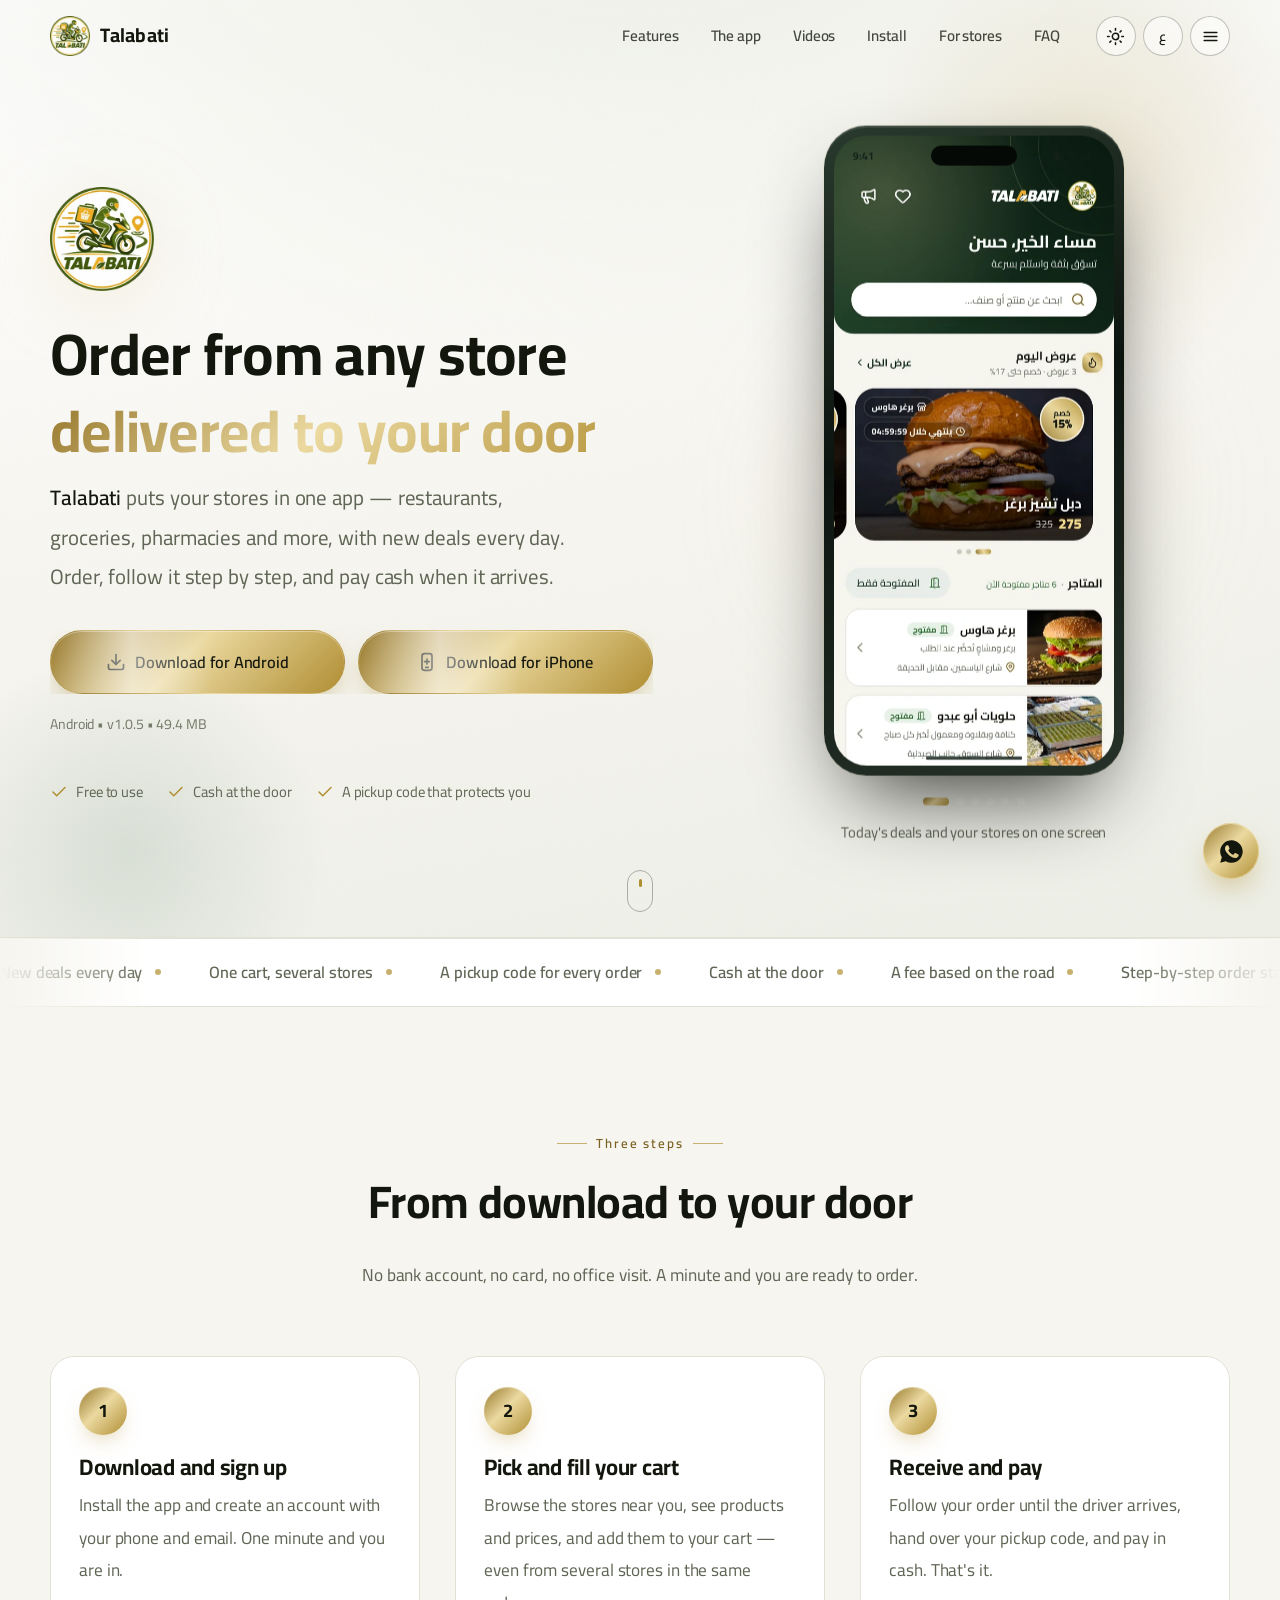
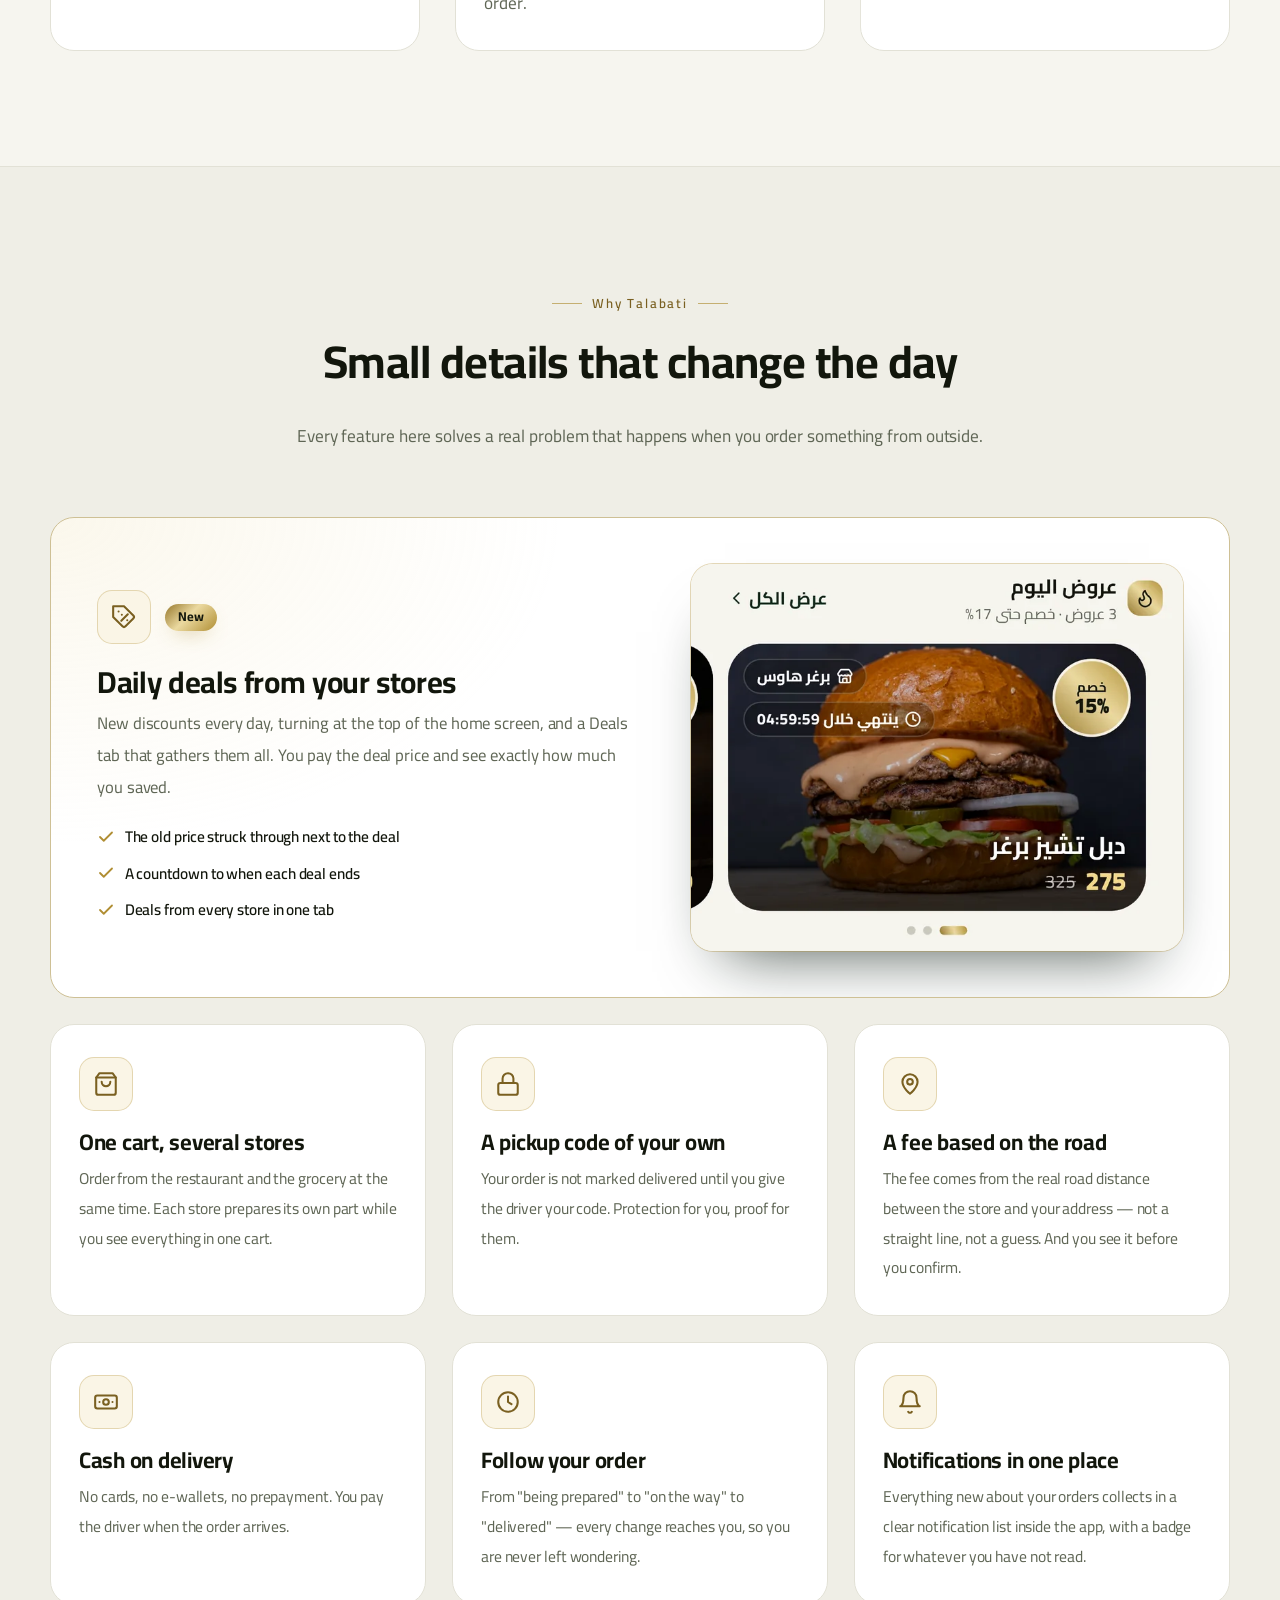
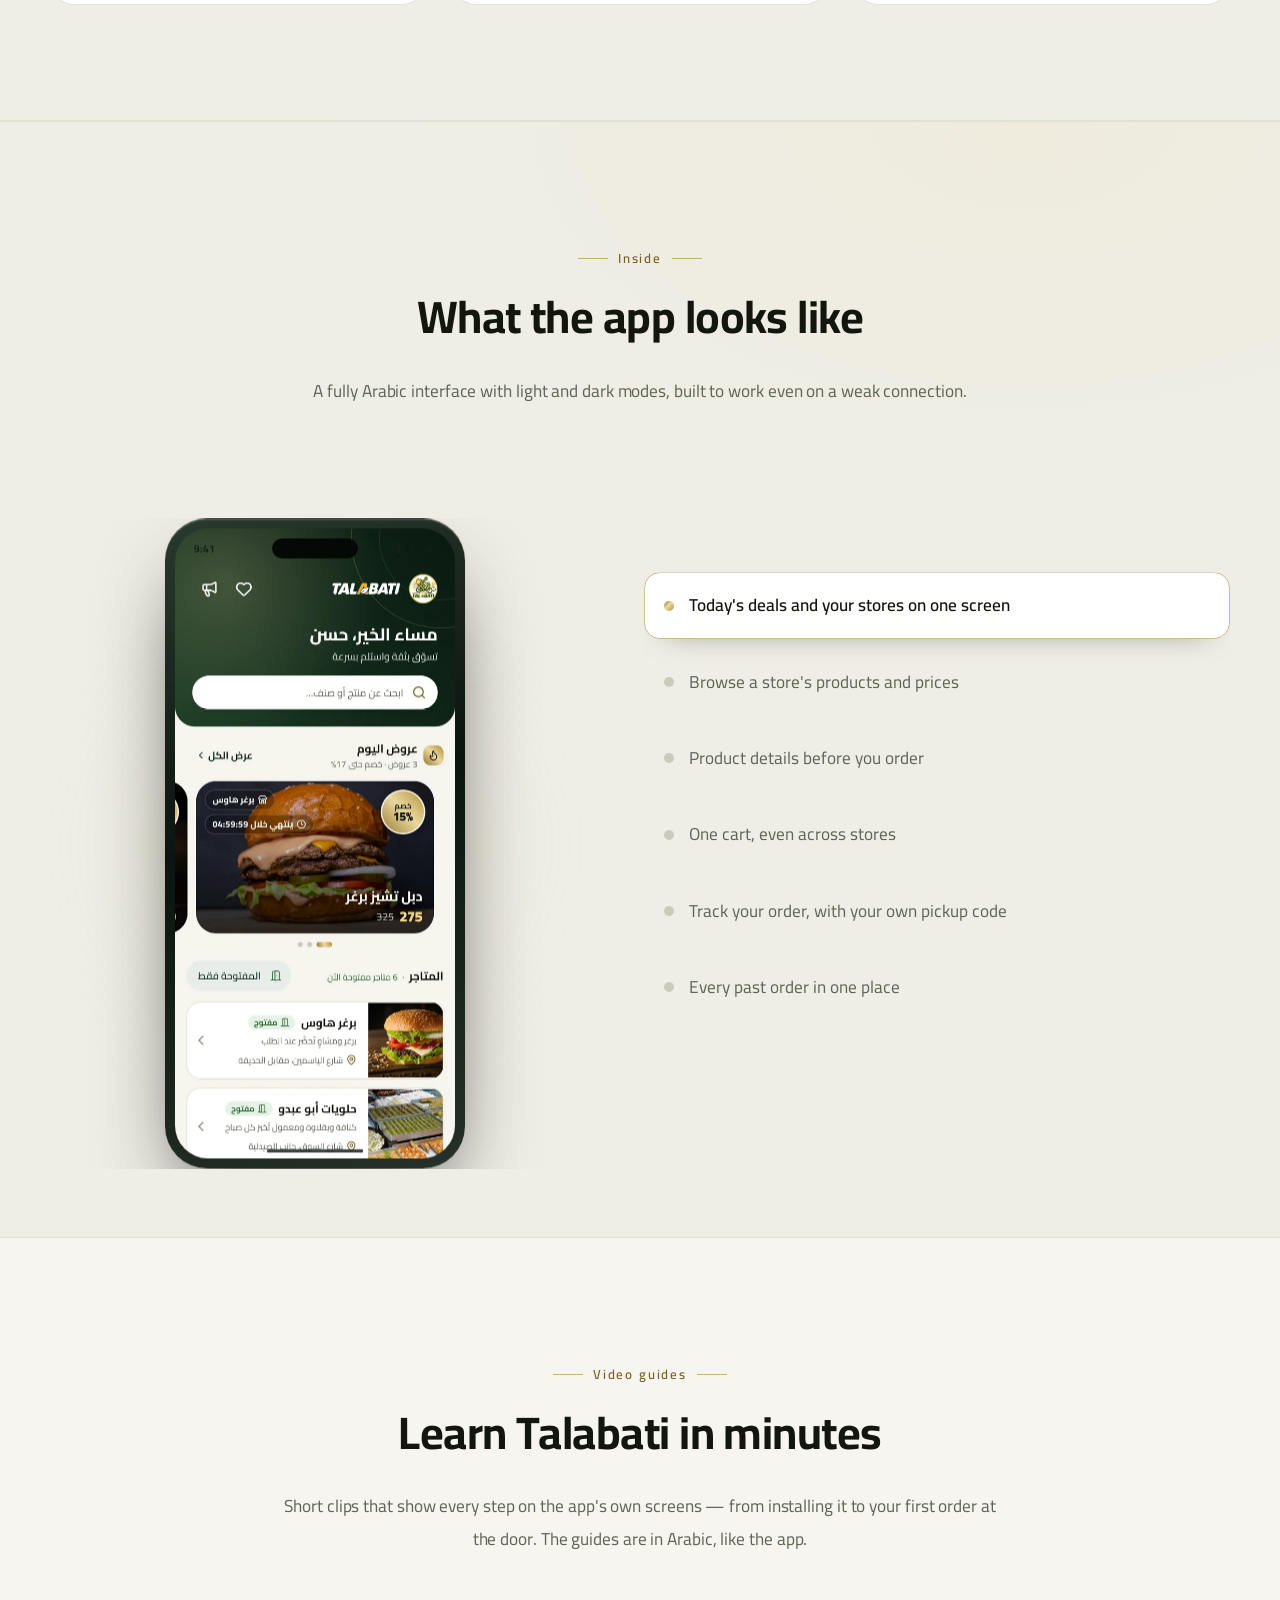
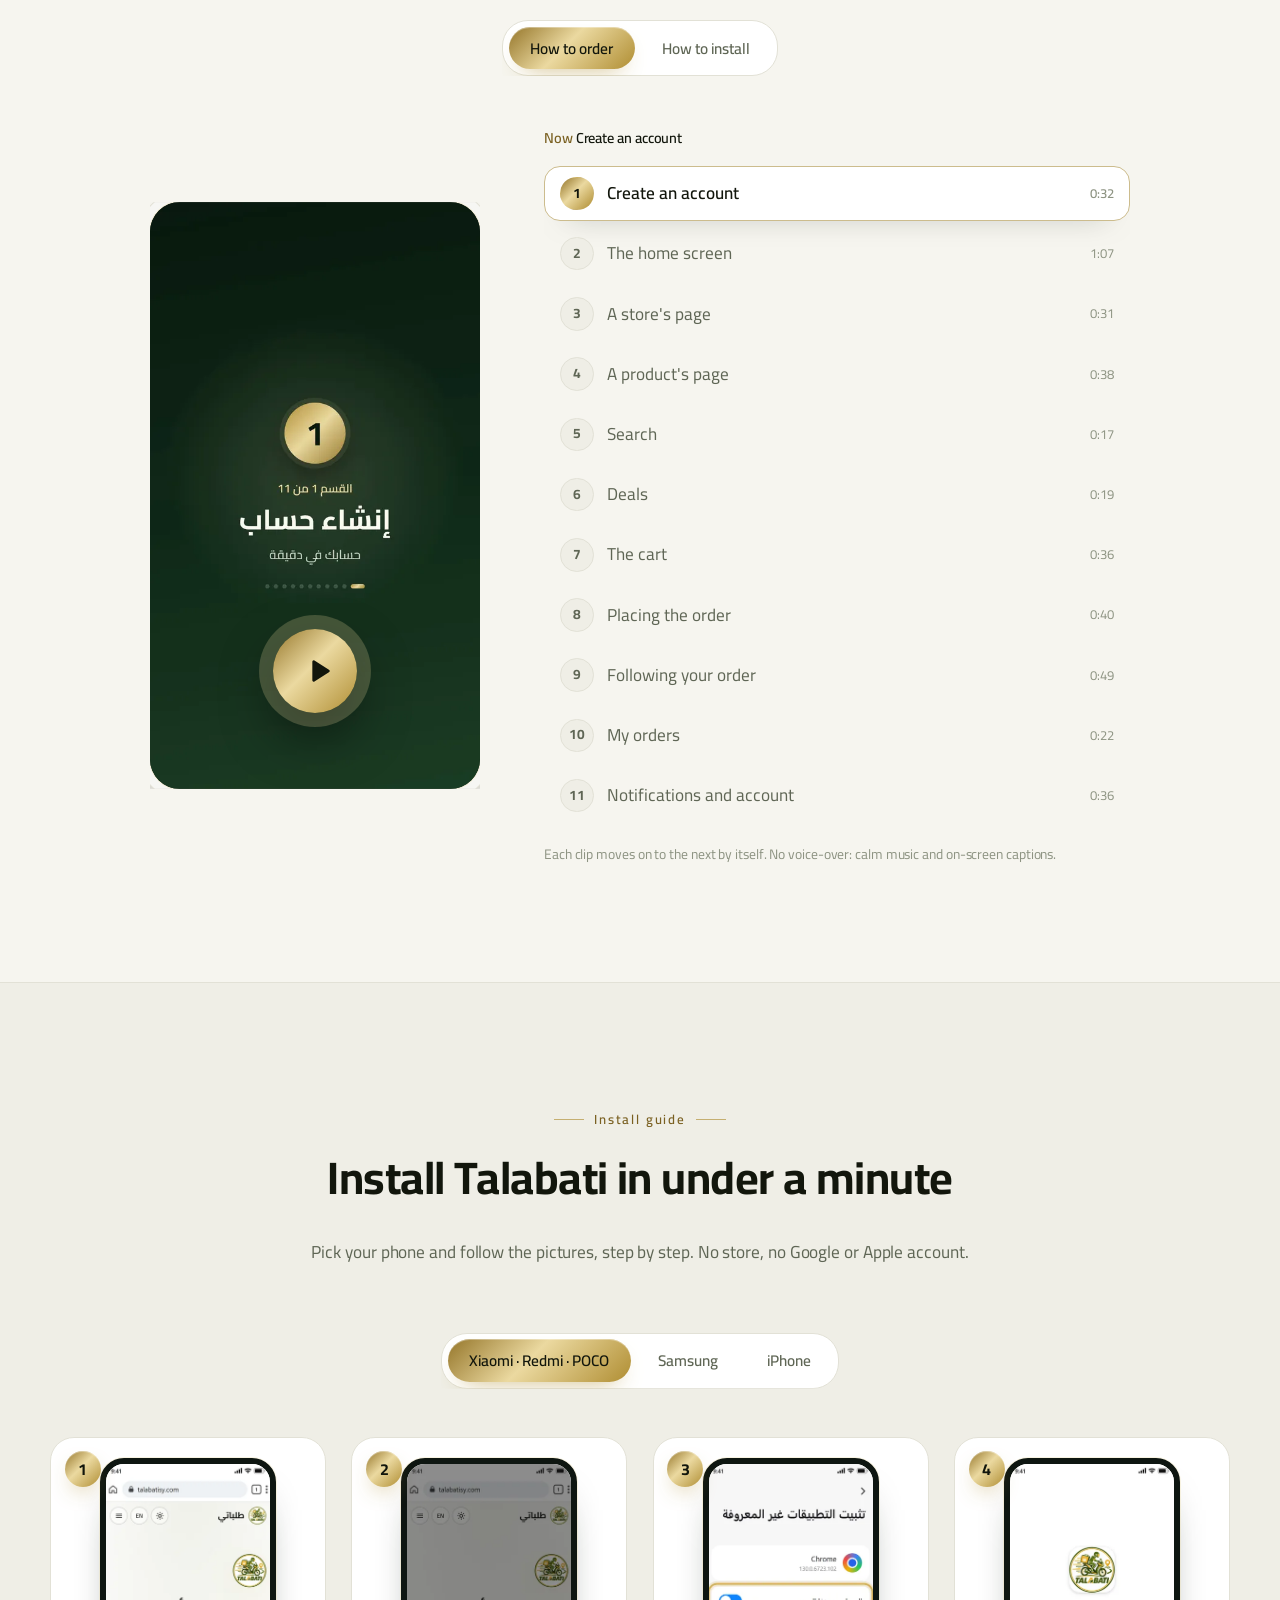
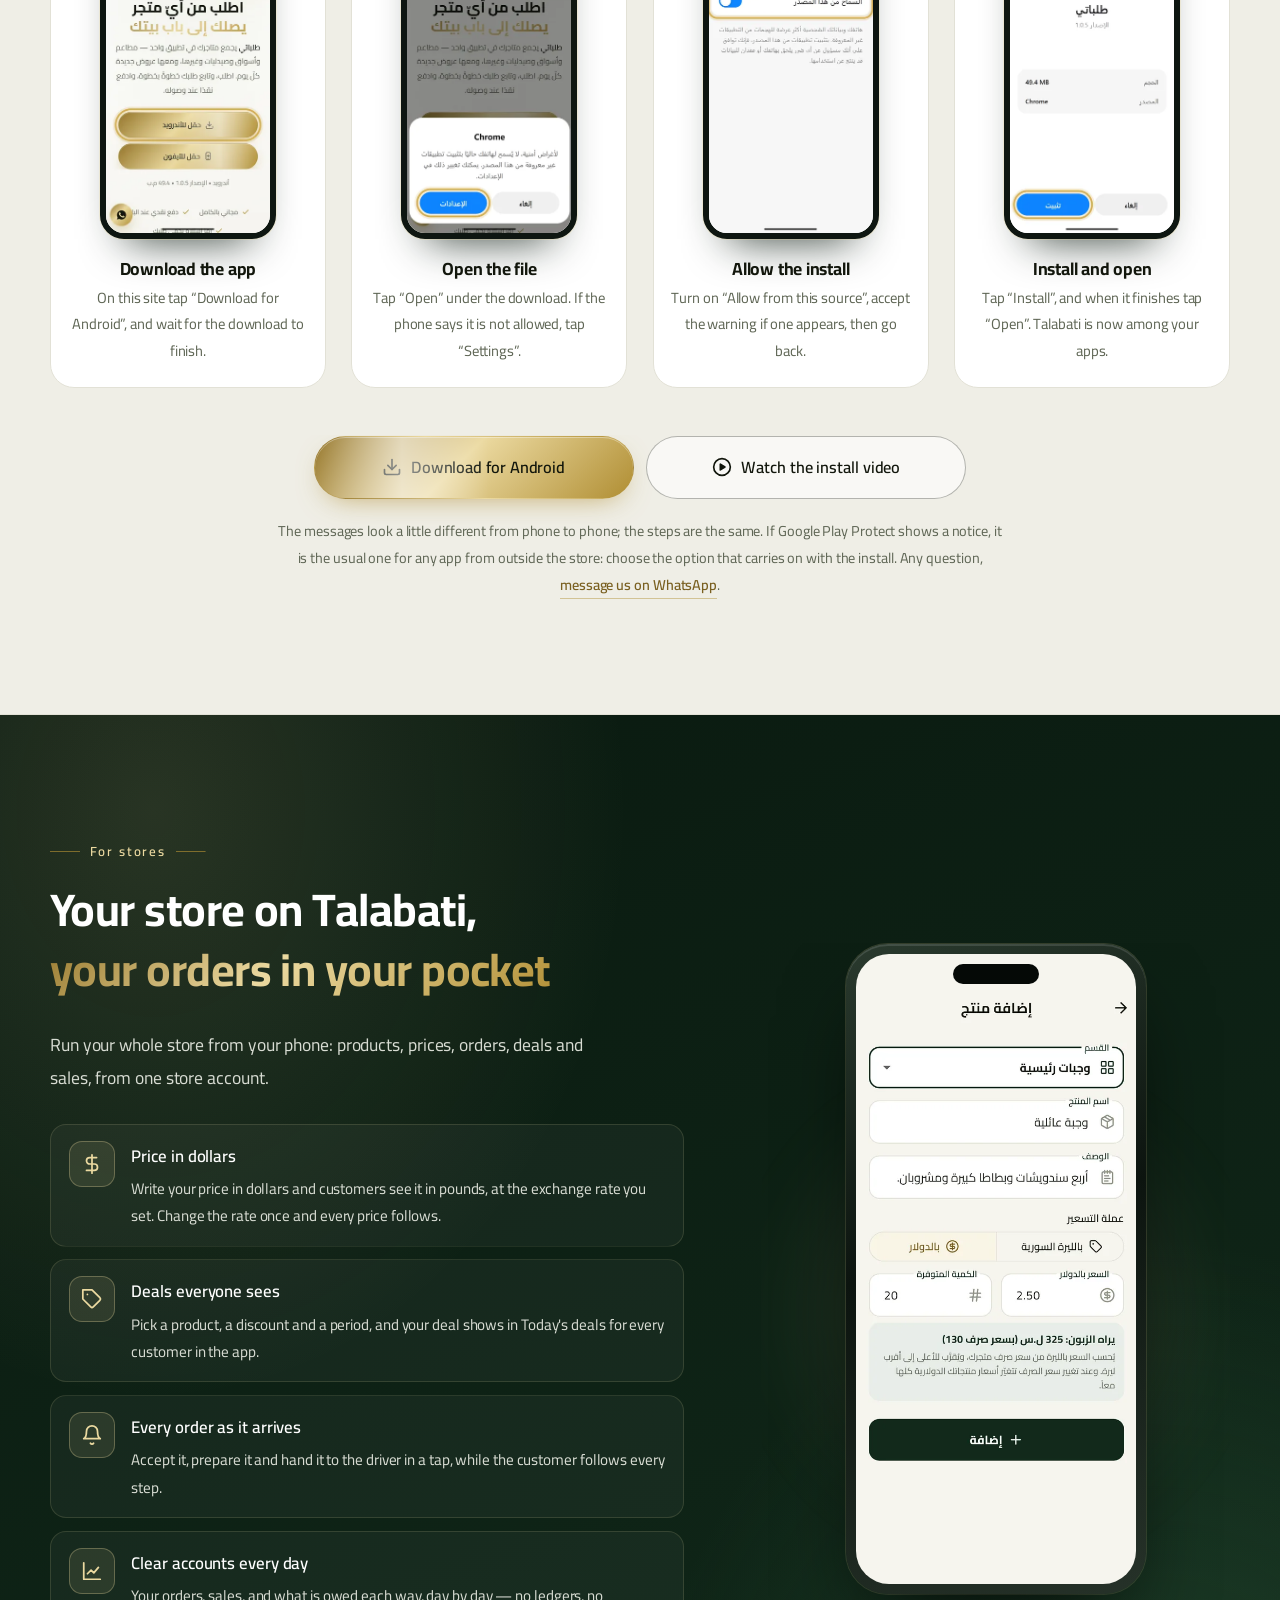
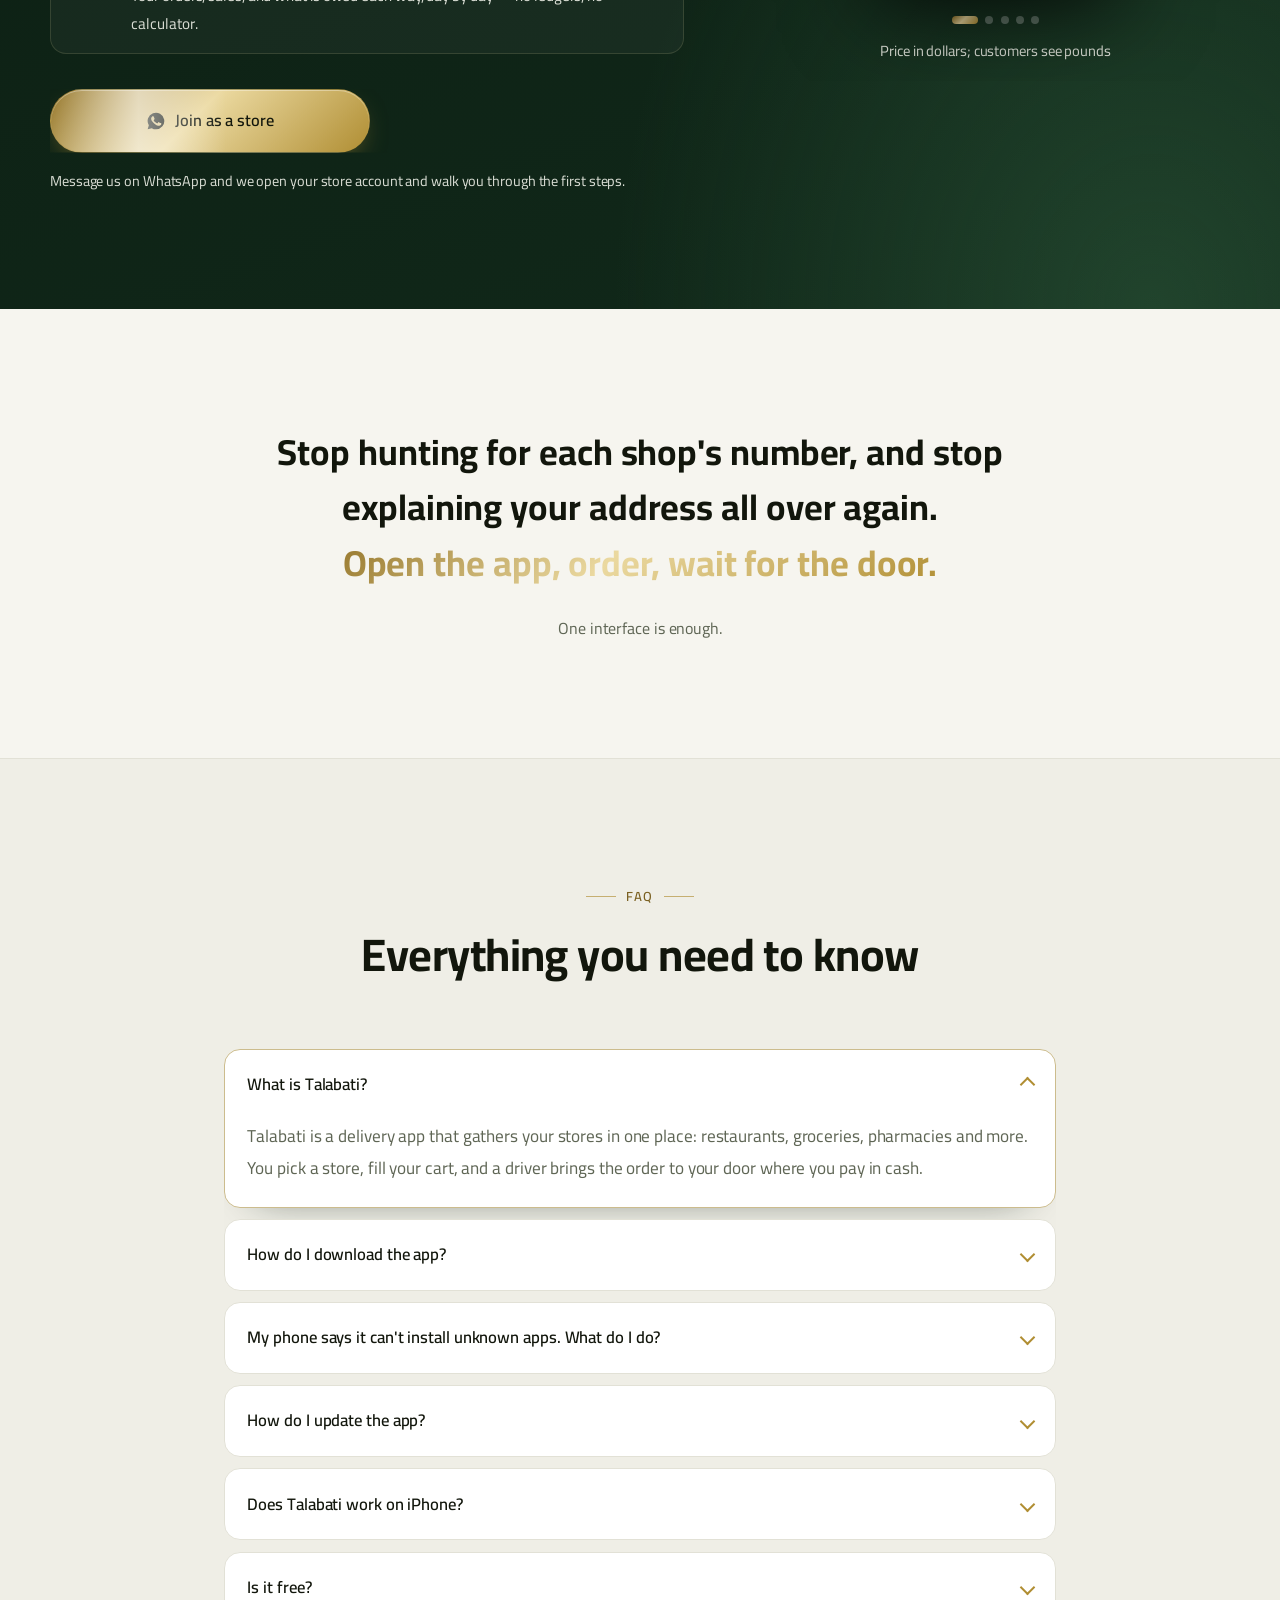
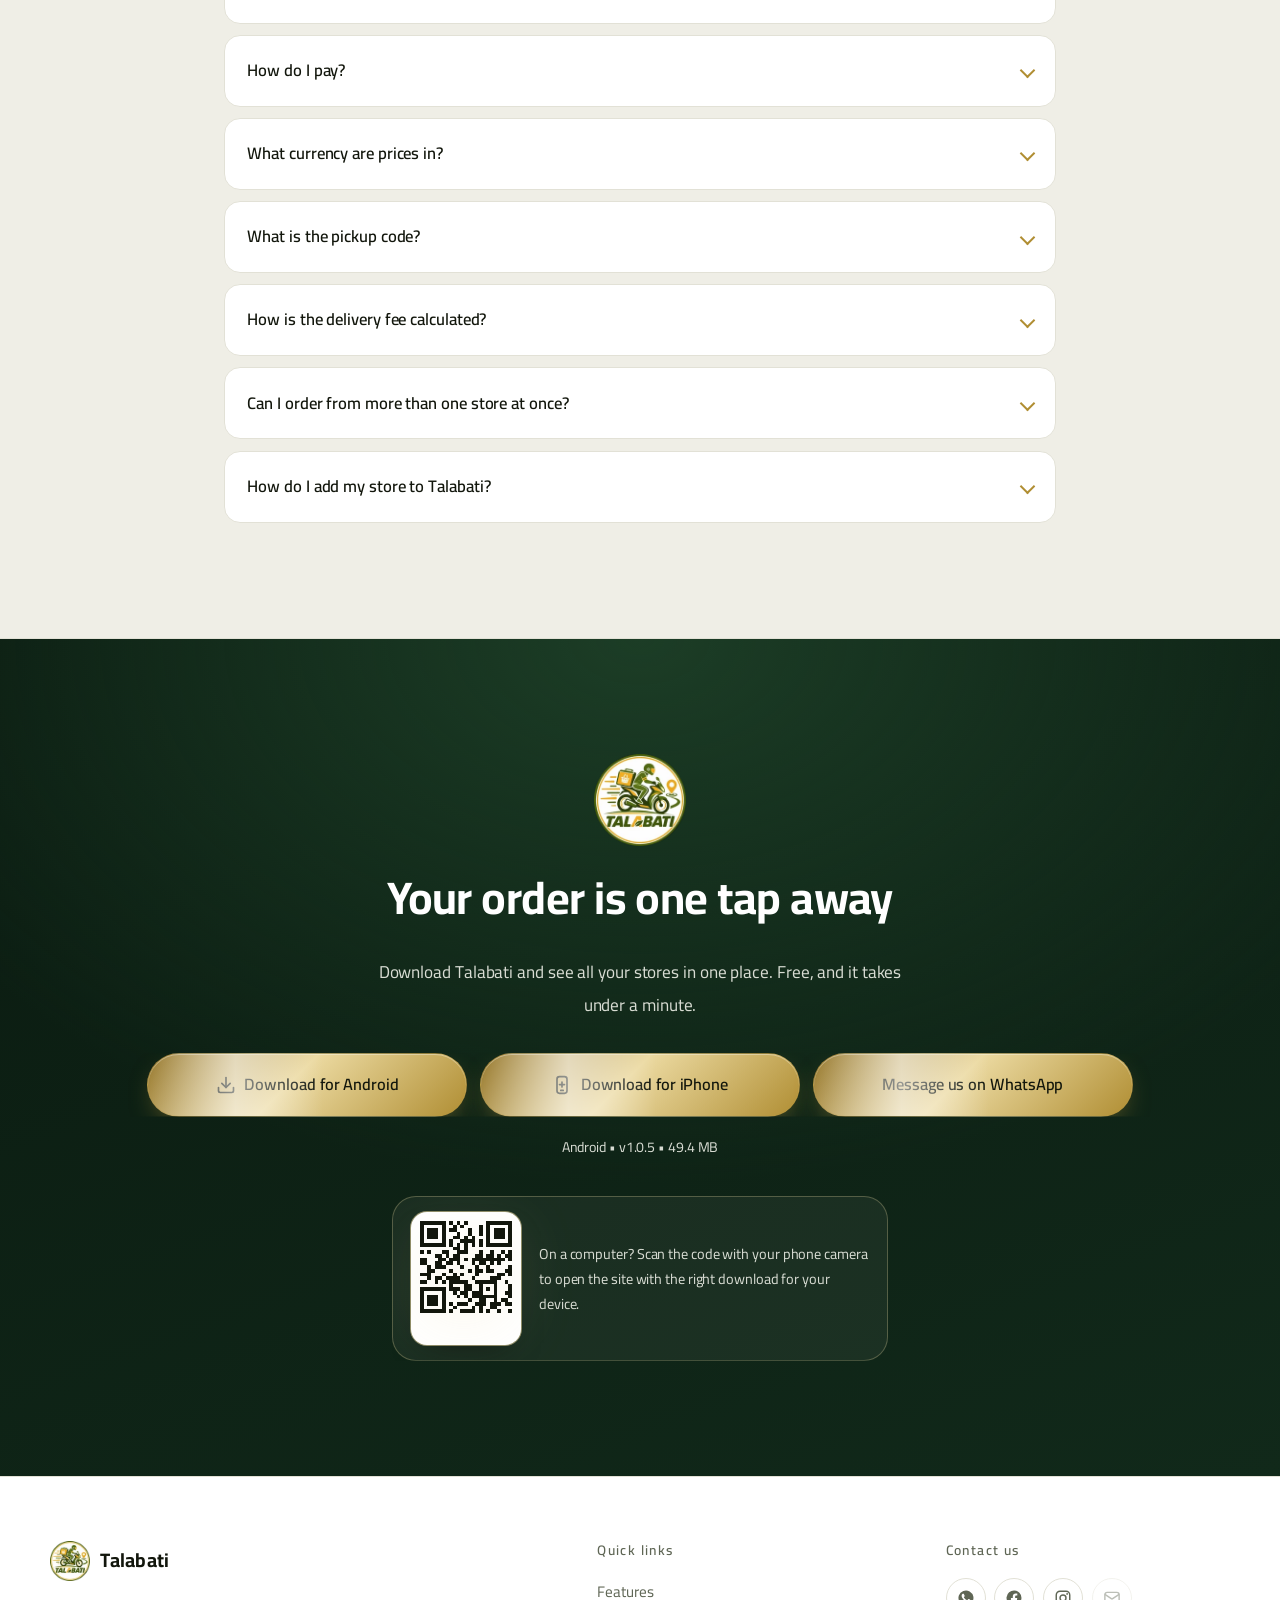
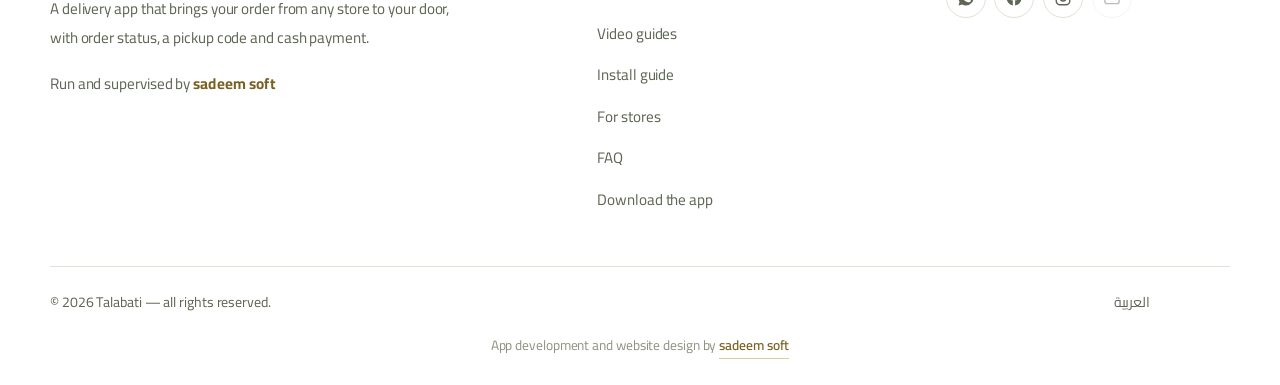
<file: en/index.html>
<!DOCTYPE html>
<html lang="en" dir="ltr">
<head>
<meta charset="utf-8">
<meta name="robots" content="noindex, nofollow">
<meta name="viewport" content="width=device-width, initial-scale=1">
<title>Talabati — Delivery App | Download it free</title>
<meta name="description" content="Talabati is a delivery app that gathers your stores in one place: restaurants, groceries, pharmacies and more. Order, follow it step by step, and pay cash on delivery. Free for Android.">
<meta name="keywords" content="Talabati, delivery app, order online, cash on delivery, Android delivery app">
<meta name="author" content="Talabati">
<meta name="theme-color" content="#F6F5EF" media="(prefers-color-scheme: light)">
<meta name="theme-color" content="#070D09" media="(prefers-color-scheme: dark)">
<link rel="canonical" href="https://talabatisy.com/en/">
<link rel="alternate" hreflang="ar" href="https://talabatisy.com/">
<link rel="alternate" hreflang="en" href="https://talabatisy.com/en/">
<link rel="alternate" hreflang="x-default" href="https://talabatisy.com/">

<meta property="og:type" content="website">
<meta property="og:locale" content="en_US">
<meta property="og:locale:alternate" content="ar_AR">
<meta property="og:site_name" content="Talabati">
<meta property="og:title" content="Talabati — Order from any store, delivered to your door">
<meta property="og:description" content="A delivery app that gathers your stores in one place. Order status, a pickup code, and cash on delivery.">
<meta property="og:url" content="https://talabatisy.com/en/">
<meta property="og:image" content="https://talabatisy.com/assets/img/og-en.jpg">
<meta property="og:image:width" content="1200">
<meta property="og:image:height" content="630">
<meta property="og:image:alt" content="Talabati logo with the line: Shop with confidence, get it fast">
<meta name="twitter:card" content="summary_large_image">
<meta name="twitter:title" content="Talabati — Delivery app">
<meta name="twitter:description" content="Order from any store and get it delivered. Cash on delivery, a pickup code, and a fee based on real road distance.">
<meta name="twitter:image" content="https://talabatisy.com/assets/img/og-en.jpg">

<link rel="icon" href="../favicon.ico" sizes="any">
<link rel="icon" type="image/png" sizes="192x192" href="../assets/img/logo-192.png">
<link rel="apple-touch-icon" href="../assets/img/apple-touch-icon.png">
<link rel="manifest" href="../site.webmanifest">

<link rel="preload" href="../assets/fonts/Cairo-Black.woff2" as="font" type="font/woff2" crossorigin>
<link rel="preload" href="../assets/fonts/Cairo-Regular.woff2" as="font" type="font/woff2" crossorigin>
<link rel="preload" href="../assets/img/boot/base.webp" as="image" type="image/webp" fetchpriority="high">
<link rel="preload" href="../assets/img/boot/rider.webp" as="image" type="image/webp" fetchpriority="high">
<link rel="stylesheet" href="../assets/css/styles.css">

<script>
(function(){var r=document.documentElement;r.className+=' js is-booting';try{var t=localStorage.getItem('talabati-theme')||(matchMedia('(prefers-color-scheme: dark)').matches?'dark':'light');r.setAttribute('data-theme',t);if(t==='dark'){var m=document.querySelector('meta[name="theme-color"]');if(m)m.content='#070D09';}}catch(e){}})();
</script>

<script type="application/ld+json">
{
  "@context": "https://schema.org",
  "@graph": [
    {
      "@type": "Organization",
      "@id": "https://talabatisy.com/#org",
      "name": "Talabati",
      "alternateName": "طلباتي",
      "url": "https://talabatisy.com/",
      "logo": { "@type": "ImageObject", "url": "https://talabatisy.com/assets/img/logo-512.png", "width": 512, "height": 512 },
      "description": "A delivery app that gathers local stores in one place and brings orders to the customer's door."
    },
    {
      "@type": "WebSite",
      "@id": "https://talabatisy.com/en/#website",
      "url": "https://talabatisy.com/en/",
      "name": "Talabati",
      "inLanguage": "en",
      "publisher": { "@id": "https://talabatisy.com/#org" }
    },
    {
      "@type": "MobileApplication",
      "@id": "https://talabatisy.com/en/#app",
      "name": "Talabati",
      "alternateName": "طلباتي",
      "operatingSystem": "Android, iOS (Web App)",
      "applicationCategory": "FoodAndDrinkApplication",
      "inLanguage": "ar",
      "url": "https://talabatisy.com/en/",
      "image": "https://talabatisy.com/assets/img/logo-512.png",
      "description": "A delivery app that gathers stores in one place: one cart across several stores, order status updates, a pickup code, and cash on delivery.",
      "offers": { "@type": "Offer", "price": "0", "priceCurrency": "SYP" },
      "publisher": { "@id": "https://talabatisy.com/#org" },
      "featureList": [
        "Daily deals from the stores",
        "One cart across several stores",
        "Step-by-step order status",
        "Pickup code to confirm delivery",
        "Delivery fee based on real road distance",
        "Cash on delivery"
      ]
    },
    {
      "@type": "FAQPage",
      "@id": "https://talabatisy.com/en/#faq",
      "mainEntity": [
        { "@type": "Question", "name": "What is Talabati?",
          "acceptedAnswer": { "@type": "Answer", "text": "Talabati is a delivery app that gathers your stores in one place: restaurants, groceries, pharmacies and more. You pick a store, fill your cart, and a driver brings the order to your door where you pay in cash." } },
        { "@type": "Question", "name": "How do I download Talabati?",
          "acceptedAnswer": { "@type": "Answer", "text": "Tap the Download button at the top of this page and the installer file downloads to your Android phone. Open the file when it finishes and allow installation from an outside source, and the app is ready. Step-by-step pictures for Xiaomi, Samsung and iPhone are in the install guide on this site." } },
        { "@type": "Question", "name": "My phone says it can't install unknown apps. What do I do?",
          "acceptedAnswer": { "@type": "Answer", "text": "It is Android's usual safety message for any app installed from outside the store. Tap Settings in that message, turn on “Allow from this source”, go back and tap Install. You only do this once." } },
        { "@type": "Question", "name": "How do I update Talabati?",
          "acceptedAnswer": { "@type": "Answer", "text": "When a new version is out, the app shows “A new update is available”. Tap “Update now”, the new version downloads from our site, and you install it the same way. Your account and orders stay as they are." } },
        { "@type": "Question", "name": "Does Talabati work on iPhone?",
          "acceptedAnswer": { "@type": "Answer", "text": "Yes. The iPhone version runs in Safari: tap “Download for iPhone”, then the Share button, then “Add to Home Screen”. The Talabati icon appears among your apps and opens full screen. The same account works on Android and iPhone." } },
        { "@type": "Question", "name": "Is Talabati free?",
          "acceptedAnswer": { "@type": "Answer", "text": "Yes. Downloading and using the app is completely free — no monthly subscription and no sign-up fee. You only pay for your order and the delivery fee, and you see both before you confirm." } },
        { "@type": "Question", "name": "How do I pay?",
          "acceptedAnswer": { "@type": "Answer", "text": "Cash on delivery only. You pay the driver when the order reaches you. There are no bank cards, no e-wallets and no prepayment." } },
        { "@type": "Question", "name": "What currency are prices in?",
          "acceptedAnswer": { "@type": "Answer", "text": "Every price in the app is in the new Syrian pound, and that is what you pay. Some stores price in US dollars; the app converts at the rate the store sets, and you always see pounds." } },
        { "@type": "Question", "name": "What is the pickup code?",
          "acceptedAnswer": { "@type": "Answer", "text": "The pickup code is a number tied to your order and shown in the app. When the driver arrives you give them the code, and the order is not marked delivered until they enter it. Nobody else can take your order, and the driver has proof of delivery." } },
        { "@type": "Question", "name": "How is the delivery fee calculated?",
          "acceptedAnswer": { "@type": "Answer", "text": "The fee is based on the real road distance between the store and your address — not a straight line and not an estimate. You see the exact fee before you confirm the order." } },
        { "@type": "Question", "name": "Can I order from more than one store at once?",
          "acceptedAnswer": { "@type": "Answer", "text": "Yes. The Talabati cart accepts products from several stores at the same time, and each store prepares its own part of the order. You see each store separately inside your cart." } },
        { "@type": "Question", "name": "How do I add my store to Talabati?",
          "acceptedAnswer": { "@type": "Answer", "text": "Tap “Join as a store” in the stores section and message us on WhatsApp. We open a store account for you to manage your sections, products, prices — in pounds or dollars — orders, deals and daily sales." } }
      ]
    }
  ]
}
</script>
</head>

<body>
<a class="skip" href="#main">Skip to content</a>
<div id="progress"></div>

<!-- Splash screen: disappears as soon as the page has loaded -->
<div class="boot" id="boot" role="status" aria-label="Opening the site">
  <div class="boot-inner">
    <div class="boot-badge" aria-hidden="true">
      <span class="boot-orbit"></span>
      <div class="boot-disc">
        <img class="bl" src="../assets/img/boot/base.webp" width="480" height="495" alt="" fetchpriority="high">
        <span class="bl-clip">
          <img class="bl bl-speed" src="../assets/img/boot/speed.webp" width="480" height="495" alt="">
          <span class="bl-ride"><img class="bl bl-rider" src="../assets/img/boot/rider.webp" width="480" height="495" alt="" fetchpriority="high"></span>
        </span>
        <span class="bl-ripple"></span>
        <img class="bl bl-pin" src="../assets/img/boot/pin.webp" width="480" height="495" alt="">
      </div>
    </div>
    <span class="boot-word">TALABATI</span>
    <span class="boot-tag">Shop with confidence, get it fast</span>
    <span class="boot-line"><i></i></span>
  </div>
</div>

<header class="site-header">
  <div class="wrap">
    <a class="brand" href="index.html" data-home aria-label="Talabati — home">
      <img src="../assets/img/logo-96.webp" width="40" height="40" alt="" fetchpriority="high">
      <span>Talabati</span>
    </a>

    <nav class="nav" id="nav" aria-label="Main menu">
      <a href="#features">Features</a>
      <a href="#app">The app</a>
      <a href="#videos">Videos</a>
      <a href="#install">Install</a>
      <a href="#merchants">For stores</a>
      <a href="#faq">FAQ</a>
    </nav>

    <div class="header-tools">
      <button class="icon-btn" data-theme-toggle type="button" aria-label="Toggle dark mode">
        <svg class="sun" viewBox="0 0 24 24" aria-hidden="true"><circle cx="12" cy="12" r="4"/><path d="M12 2v2M12 20v2M4.9 4.9l1.4 1.4M17.7 17.7l1.4 1.4M2 12h2M20 12h2M4.9 19.1l1.4-1.4M17.7 6.3l1.4-1.4"/></svg>
        <svg class="moon" viewBox="0 0 24 24" aria-hidden="true"><path d="M21 12.8A9 9 0 1 1 11.2 3a7 7 0 0 0 9.8 9.8z"/></svg>
      </button>
      <a class="icon-btn" href="../index.html" data-lang-switch="ar" hreflang="ar" lang="ar" aria-label="التبديل إلى العربية">ع</a>
      <button class="icon-btn menu-btn" data-menu type="button" aria-expanded="false" aria-controls="drawer" aria-label="Open menu">
        <svg viewBox="0 0 24 24" aria-hidden="true"><path d="M4 7h16M4 12h16M4 17h16"/></svg>
      </button>
    </div>
  </div>
</header>

<main id="main">

  <section class="hero">
    <div class="orb orb-1"></div>
    <div class="orb orb-2"></div>
    <div class="wrap">
      <div class="hero-copy">
        <img class="hero-logo" src="../assets/img/logo-256.webp" width="104" height="104" alt="Talabati logo" fetchpriority="high">
        <h1>
          <span class="line" data-split>Order from any store</span>
          <span class="line gold" data-split>delivered to your door</span>
        </h1>
        <p class="hero-sub" data-reveal="up" data-delay="3">
          <strong>Talabati</strong> puts your stores in one app — restaurants, groceries, pharmacies and more,
          with new deals every day. Order, follow it step by step, and pay cash when it arrives.
        </p>
        <div class="hero-cta" data-reveal="up" data-delay="4">
          <a class="btn btn-gold" data-apk href="#download">
            <svg viewBox="0 0 24 24" fill="none" stroke="currentColor" stroke-width="2" stroke-linecap="round" stroke-linejoin="round" aria-hidden="true"><path d="M21 15v4a2 2 0 0 1-2 2H5a2 2 0 0 1-2-2v-4"/><path d="M7 10l5 5 5-5"/><path d="M12 15V3"/></svg>
            <span class="btn-label">Download for Android</span>
          </a>
          <a class="btn btn-gold" data-ios href="../app/">
            <svg viewBox="0 0 24 24" fill="none" stroke="currentColor" stroke-width="2" stroke-linecap="round" stroke-linejoin="round" aria-hidden="true"><rect x="6" y="2" width="12" height="20" rx="3"/><path d="M12 8.5v6M9 11.5h6"/><path d="M10.5 18.5h3"/></svg>
            <span class="btn-label">Download for iPhone</span>
          </a>
          <a class="btn btn-ghost" data-play href="#" hidden rel="noopener">
            <svg viewBox="0 0 24 24" fill="currentColor" aria-hidden="true"><path d="M3.6 2.3 13.9 12 3.6 21.7A1.8 1.8 0 0 1 3 20.4V3.6c0-.5.2-1 .6-1.3zm12 7.1 2.6-2.5 3.1 1.8c.9.5.9 1.8 0 2.3l-3 1.8-2.7-2.6zM4.9 1.6l9.7 5.6-2.3 2.2L4.9 1.6zm0 20.8 7.4-7.8 2.3 2.2-9.7 5.6z"/></svg>
            <span class="btn-label">Google Play</span>
          </a>
        </div>
        <p class="hero-note" data-apk-note data-reveal="up" data-delay="5">Android • completely free</p>

        <ul class="hero-badges" data-reveal="up" data-delay="5">
          <li><svg viewBox="0 0 24 24" aria-hidden="true"><path d="M20 6L9 17l-5-5"/></svg> Free to use</li>
          <li><svg viewBox="0 0 24 24" aria-hidden="true"><path d="M20 6L9 17l-5-5"/></svg> Cash at the door</li>
          <li><svg viewBox="0 0 24 24" aria-hidden="true"><path d="M20 6L9 17l-5-5"/></svg> A pickup code that protects you</li>
        </ul>
      </div>

      <div class="phone-stage" id="shots" data-base="../screenshots/" data-parallax="0.06">
        <div class="phone">
          <div class="phone-screen">
            <div class="mock" aria-hidden="true">
              <div class="mock-bar"></div>
              <div class="mock-row"><div class="mock-thumb"></div><div class="mock-lines"><i></i><i></i></div></div>
              <div class="mock-row"><div class="mock-thumb"></div><div class="mock-lines"><i></i><i></i></div></div>
              <div class="mock-row"><div class="mock-thumb"></div><div class="mock-lines"><i></i><i></i></div></div>
              <div class="mock-row"><div class="mock-thumb"></div><div class="mock-lines"><i></i><i></i></div></div>
              <div class="mock-cta"></div>
            </div>
          </div>
        </div>
        <div class="phone-dots" id="shot-dots"></div>
        <p class="phone-caption" id="shot-caption"></p>
      </div>
    </div>
    <div class="scroll-cue" aria-hidden="true"></div>
  </section>

  <section class="ticker" aria-label="What the app offers">
    <ul id="ticker-track">
      <li>New deals every day</li>
      <li>One cart, several stores</li>
      <li>A pickup code for every order</li>
      <li>Cash at the door</li>
      <li>A fee based on the road</li>
      <li>Step-by-step order status</li>
      <li>Dollar pricing for stores</li>
      <li>Fully Arabic interface</li>
      <li>Light and dark modes</li>
      <li>No subscriptions, no fees</li>
    </ul>
  </section>

  <section class="section" id="how">
    <div class="wrap">
      <div class="section-head" data-reveal="up">
        <span class="eyebrow">Three steps</span>
        <h2>From download to your door</h2>
        <p>No bank account, no card, no office visit. A minute and you are ready to order.</p>
      </div>
      <div class="steps">
        <article class="step" data-reveal="up">
          <h3>Download and sign up</h3>
          <p>Install the app and create an account with your phone and email. One minute and you are in.</p>
        </article>
        <article class="step" data-reveal="up" data-delay="2">
          <h3>Pick and fill your cart</h3>
          <p>Browse the stores near you, see products and prices, and add them to your cart — even from several stores in the same order.</p>
        </article>
        <article class="step" data-reveal="up" data-delay="4">
          <h3>Receive and pay</h3>
          <p>Follow your order until the driver arrives, hand over your pickup code, and pay in cash. That's it.</p>
        </article>
      </div>
    </div>
  </section>

  <section class="section" id="features" style="background: var(--surface-muted); border-block: 1px solid var(--border);">
    <div class="wrap">
      <div class="section-head" data-reveal="up">
        <span class="eyebrow">Why Talabati</span>
        <h2>Small details that change the day</h2>
        <p>Every feature here solves a real problem that happens when you order something from outside.</p>
      </div>
      <div class="features">
        <article class="feature feature-wide" data-reveal="up">
          <div class="feature-wide-copy">
            <span class="new-tag">New</span>
            <div class="feature-ico"><svg viewBox="0 0 24 24" aria-hidden="true"><path d="M20.6 13.4l-7.2 7.2a2 2 0 0 1-2.8 0L2 12V2h10l8.6 8.6a2 2 0 0 1 0 2.8z"/><path d="M7 7h.01"/><path d="M15.5 9.5l-6 6"/><path d="M10 10h.01M15 15h.01"/></svg></div>
            <h3>Daily deals from your stores</h3>
            <p>New discounts every day, turning at the top of the home screen, and a Deals tab that gathers them all. You pay the deal price and see exactly how much you saved.</p>
            <ul class="ticks">
              <li><svg viewBox="0 0 24 24" aria-hidden="true"><path d="M20 6L9 17l-5-5"/></svg> The old price struck through next to the deal</li>
              <li><svg viewBox="0 0 24 24" aria-hidden="true"><path d="M20 6L9 17l-5-5"/></svg> A countdown to when each deal ends</li>
              <li><svg viewBox="0 0 24 24" aria-hidden="true"><path d="M20 6L9 17l-5-5"/></svg> Deals from every store in one tab</li>
            </ul>
          </div>
          <figure class="feature-wide-shot">
            <img src="../screenshots/deals-card.webp" width="720" height="567" loading="lazy" decoding="async" alt="The Today's deals card in the app: a double cheeseburger 15% off, from 325 to 275">
          </figure>
        </article>
        <article class="feature" data-reveal="scale">
          <div class="feature-ico"><svg viewBox="0 0 24 24" aria-hidden="true"><path d="M6 2L3 6v14a2 2 0 0 0 2 2h14a2 2 0 0 0 2-2V6l-3-4z"/><path d="M3 6h18"/><path d="M16 10a4 4 0 0 1-8 0"/></svg></div>
          <h3>One cart, several stores</h3>
          <p>Order from the restaurant and the grocery at the same time. Each store prepares its own part while you see everything in one cart.</p>
        </article>
        <article class="feature" data-reveal="scale" data-delay="1">
          <div class="feature-ico"><svg viewBox="0 0 24 24" aria-hidden="true"><rect x="3" y="11" width="18" height="11" rx="2"/><path d="M7 11V7a5 5 0 0 1 10 0v4"/></svg></div>
          <h3>A pickup code of your own</h3>
          <p>Your order is not marked delivered until you give the driver your code. Protection for you, proof for them.</p>
        </article>
        <article class="feature" data-reveal="scale" data-delay="2">
          <div class="feature-ico"><svg viewBox="0 0 24 24" aria-hidden="true"><path d="M12 21s-7-5.6-7-11a7 7 0 1 1 14 0c0 5.4-7 11-7 11z"/><circle cx="12" cy="10" r="2.6"/></svg></div>
          <h3>A fee based on the road</h3>
          <p>The fee comes from the real road distance between the store and your address — not a straight line, not a guess. And you see it before you confirm.</p>
        </article>
        <article class="feature" data-reveal="scale" data-delay="1">
          <div class="feature-ico"><svg viewBox="0 0 24 24" aria-hidden="true"><rect x="2" y="6" width="20" height="12" rx="2"/><circle cx="12" cy="12" r="2.6"/><path d="M6 12h.01M18 12h.01"/></svg></div>
          <h3>Cash on delivery</h3>
          <p>No cards, no e-wallets, no prepayment. You pay the driver when the order arrives.</p>
        </article>
        <article class="feature" data-reveal="scale" data-delay="2">
          <div class="feature-ico"><svg viewBox="0 0 24 24" aria-hidden="true"><circle cx="12" cy="12" r="9"/><path d="M12 7v5l3.2 2"/></svg></div>
          <h3>Follow your order</h3>
          <p>From "being prepared" to "on the way" to "delivered" — every change reaches you, so you are never left wondering.</p>
        </article>
        <article class="feature" data-reveal="scale" data-delay="3">
          <div class="feature-ico"><svg viewBox="0 0 24 24" aria-hidden="true"><path d="M18 8a6 6 0 1 0-12 0c0 7-3 8-3 8h18s-3-1-3-8z"/><path d="M13.7 21a2 2 0 0 1-3.4 0"/></svg></div>
          <h3>Notifications in one place</h3>
          <p>Everything new about your orders collects in a clear notification list inside the app, with a badge for whatever you have not read.</p>
        </article>
      </div>
    </div>
  </section>

  <section class="section showcase" id="app">
    <div class="wrap">
      <div class="section-head" data-reveal="up">
        <span class="eyebrow">Inside</span>
        <h2>What the app looks like</h2>
        <p>A fully Arabic interface with light and dark modes, built to work even on a weak connection.</p>
      </div>
      <div class="showcase-grid">
        <div class="phone-stage" id="shots-showcase" data-base="../screenshots/" data-reveal="scale" data-parallax="0.05">
          <div class="phone">
            <div class="phone-screen">
              <div class="mock" aria-hidden="true">
                <div class="mock-bar"></div>
                <div class="mock-row"><div class="mock-thumb"></div><div class="mock-lines"><i></i><i></i></div></div>
                <div class="mock-row"><div class="mock-thumb"></div><div class="mock-lines"><i></i><i></i></div></div>
                <div class="mock-row"><div class="mock-thumb"></div><div class="mock-lines"><i></i><i></i></div></div>
                <div class="mock-cta"></div>
              </div>
            </div>
          </div>
        </div>
        <div data-reveal="left" data-delay="1">
          <ul class="shot-list" id="shot-list">
            <li><button type="button" aria-current="true"><span class="dot"></span><span>Product details before you order</span></button></li>
            <li><button type="button"><span class="dot"></span><span>Track your order, with your own pickup code</span></button></li>
          </ul>
        </div>
      </div>
    </div>
  </section>

  <section class="section videos" id="videos">
    <div class="wrap">
      <div class="section-head" data-reveal="up">
        <span class="eyebrow">Video guides</span>
        <h2>Learn Talabati in minutes</h2>
        <p>Short clips that show every step on the app's own screens — from installing it to your first order at the door. The guides are in Arabic, like the app.</p>
      </div>

      <div class="vtabs" role="tablist" aria-label="Video sets" data-reveal="up" data-delay="1">
        <button type="button" role="tab" id="vtab-order" aria-controls="vplayer" aria-selected="true" data-vset="order">How to order</button>
        <button type="button" role="tab" id="vtab-install" aria-controls="vplayer" aria-selected="false" data-vset="install">How to install</button>
      </div>

      <div class="video-grid" id="vplayer" role="tabpanel" aria-labelledby="vtab-order">
        <div class="vstage" data-reveal="scale">
          <div class="vframe">
            <video id="vvideo" playsinline preload="none" controls controlslist="nodownload noplaybackrate" disablepictureinpicture></video>
            <button class="vplay" type="button" id="vplay" aria-label="Play the video">
              <svg viewBox="0 0 24 24" aria-hidden="true"><path d="M8 5.5v13a1 1 0 0 0 1.5.9l10.2-6.5a1 1 0 0 0 0-1.8L9.5 4.6A1 1 0 0 0 8 5.5z"/></svg>
            </button>
          </div>
        </div>
        <div class="vside" data-reveal="left" data-delay="1">
          <p class="vnow"><span id="vnow-label">Now</span> <b id="vnow-title"></b></p>
          <ol class="vlist" id="vlist"></ol>
          <p class="vnote">Each clip moves on to the next by itself. No voice-over: calm music and on-screen captions.</p>
        </div>
      </div>
    </div>
  </section>

  <section class="section install" id="install">
    <div class="wrap">
      <div class="section-head" data-reveal="up">
        <span class="eyebrow">Install guide</span>
        <h2>Install Talabati in under a minute</h2>
        <p>Pick your phone and follow the pictures, step by step. No store, no Google or Apple account.</p>
      </div>

      <div class="itabs" role="tablist" aria-label="Phone type" data-reveal="up" data-delay="1">
        <button type="button" role="tab" id="itab-xiaomi" aria-controls="ipanel-xiaomi" aria-selected="true" data-brand="xiaomi">Xiaomi · Redmi · POCO</button>
        <button type="button" role="tab" id="itab-samsung" aria-controls="ipanel-samsung" aria-selected="false" data-brand="samsung">Samsung</button>
        <button type="button" role="tab" id="itab-iphone" aria-controls="ipanel-iphone" aria-selected="false" data-brand="iphone">iPhone</button>
      </div>

      <div class="ipanel" id="ipanel-xiaomi" role="tabpanel" aria-labelledby="itab-xiaomi">
        <ol class="isteps">
          <li class="istep">
            <figure class="ishot"><img src="../install/android-1.webp" width="360" height="779" loading="lazy" decoding="async" alt="The Talabati site in the browser, with the Download for Android button lit"></figure>
            <h3>Download the app</h3>
            <p>On this site tap “Download for Android”, and wait for the download to finish.</p>
          </li>
          <li class="istep">
            <figure class="ishot"><img src="../install/xiaomi-2.webp" width="360" height="779" loading="lazy" decoding="async" alt="A message: your phone is not allowed to install unknown apps from this source, with a Settings button"></figure>
            <h3>Open the file</h3>
            <p>Tap “Open” under the download. If the phone says it is not allowed, tap “Settings”.</p>
          </li>
          <li class="istep">
            <figure class="ishot"><img src="../install/xiaomi-3.webp" width="360" height="779" loading="lazy" decoding="async" alt="The settings page with Allow from this source turned on"></figure>
            <h3>Allow the install</h3>
            <p>Turn on “Allow from this source”, accept the warning if one appears, then go back.</p>
          </li>
          <li class="istep">
            <figure class="ishot"><img src="../install/xiaomi-4.webp" width="360" height="779" loading="lazy" decoding="async" alt="The install screen: Talabati and an Install button"></figure>
            <h3>Install and open</h3>
            <p>Tap “Install”, and when it finishes tap “Open”. Talabati is now among your apps.</p>
          </li>
        </ol>
      </div>

      <div class="ipanel" id="ipanel-samsung" role="tabpanel" aria-labelledby="itab-samsung" hidden>
        <ol class="isteps">
          <li class="istep">
            <figure class="ishot"><img src="../install/android-1.webp" width="360" height="779" loading="lazy" decoding="async" alt="The Talabati site in the browser, with the Download for Android button lit"></figure>
            <h3>Download the app</h3>
            <p>On this site tap “Download for Android”, and wait for the download to finish.</p>
          </li>
          <li class="istep">
            <figure class="ishot"><img src="../install/samsung-2.webp" width="360" height="779" loading="lazy" decoding="async" alt="A message: for your security, your phone is not allowed to install unknown apps from this source, with a Settings button"></figure>
            <h3>Open the file</h3>
            <p>Open it from the notification or from My Files, then Downloads. If the safety prompt shows, tap “Settings”.</p>
          </li>
          <li class="istep">
            <figure class="ishot"><img src="../install/samsung-3.webp" width="360" height="779" loading="lazy" decoding="async" alt="Install unknown apps: Allow from this source turned on"></figure>
            <h3>Allow the install</h3>
            <p>Turn on “Allow from this source”, then go back.</p>
          </li>
          <li class="istep">
            <figure class="ishot"><img src="../install/samsung-4.webp" width="360" height="779" loading="lazy" decoding="async" alt="A message: do you want to install this app? with an Install button"></figure>
            <h3>Install and open</h3>
            <p>Tap “Install”, and when it finishes tap “Open”. Talabati is now among your apps.</p>
          </li>
        </ol>
      </div>

      <div class="ipanel" id="ipanel-iphone" role="tabpanel" aria-labelledby="itab-iphone" hidden>
        <ol class="isteps">
          <li class="istep">
            <figure class="ishot"><img src="../install/iphone-1.webp" width="360" height="779" loading="lazy" decoding="async" alt="The Talabati on iPhone sheet in Safari, with the Open Talabati and install it button"></figure>
            <h3>Open it in Safari</h3>
            <p>On this site in Safari tap “Download for iPhone”, then “Open Talabati and install it”.</p>
          </li>
          <li class="istep">
            <figure class="ishot"><img src="../install/iphone-2.webp" width="360" height="779" loading="lazy" decoding="async" alt="Talabati open in Safari, with the Share button lit in the bottom bar"></figure>
            <h3>The Share button</h3>
            <p>Tap the Share button in Safari's bar — the square with an arrow.</p>
          </li>
          <li class="istep">
            <figure class="ishot"><img src="../install/iphone-3.webp" width="360" height="779" loading="lazy" decoding="async" alt="The share menu: Add to Home Screen"></figure>
            <h3>Add it to your screen</h3>
            <p>Choose “Add to Home Screen”, then “Add” at the top.</p>
          </li>
          <li class="istep">
            <figure class="ishot"><img src="../install/iphone-4.webp" width="360" height="779" loading="lazy" decoding="async" alt="The iPhone home screen with the Talabati icon"></figure>
            <h3>Open it from your screen</h3>
            <p>The Talabati icon sits among your apps and opens full screen like any app.</p>
          </li>
        </ol>
      </div>

      <div class="install-foot" data-reveal="up">
        <div class="hero-cta">
          <a class="btn btn-gold" data-apk href="#download">
            <svg viewBox="0 0 24 24" fill="none" stroke="currentColor" stroke-width="2" stroke-linecap="round" stroke-linejoin="round" aria-hidden="true"><path d="M21 15v4a2 2 0 0 1-2 2H5a2 2 0 0 1-2-2v-4"/><path d="M7 10l5 5 5-5"/><path d="M12 15V3"/></svg>
            <span class="btn-label">Download for Android</span>
          </a>
          <a class="btn btn-ghost" href="#videos" data-vgo="install">
            <svg viewBox="0 0 24 24" fill="none" stroke="currentColor" stroke-width="2" stroke-linecap="round" stroke-linejoin="round" aria-hidden="true"><circle cx="12" cy="12" r="10"/><path d="M10 8.5v7l5.5-3.5z" fill="currentColor"/></svg>
            <span class="btn-label">Watch the install video</span>
          </a>
        </div>
        <p class="install-note">The messages look a little different from phone to phone; the steps are the same. If Google Play Protect shows a notice, it is the usual one for any app from outside the store: choose the option that carries on with the install. Any question, <a data-wa href="#" target="_blank" rel="noopener">message us on WhatsApp</a>.</p>
      </div>
    </div>
  </section>

  <section class="section merchants" id="merchants">
    <div class="wrap merchants-grid">
      <div class="merchants-copy">
        <span class="eyebrow" data-reveal="up">For stores</span>
        <h2 data-reveal="up" data-delay="1">Your store on Talabati,<br><span class="gold">your orders in your pocket</span></h2>
        <p class="merchants-lead" data-reveal="up" data-delay="2">Run your whole store from your phone: products, prices, orders, deals and sales, from one store account.</p>
        <ul class="mpoints">
          <li data-reveal="up" data-delay="2">
            <span class="mpoint-ico"><svg viewBox="0 0 24 24" aria-hidden="true"><path d="M12 2v20"/><path d="M17 5H9.5a3.5 3.5 0 0 0 0 7h5a3.5 3.5 0 0 1 0 7H6"/></svg></span>
            <div><b>Price in dollars</b><span>Write your price in dollars and customers see it in pounds, at the exchange rate you set. Change the rate once and every price follows.</span></div>
          </li>
          <li data-reveal="up" data-delay="3">
            <span class="mpoint-ico"><svg viewBox="0 0 24 24" aria-hidden="true"><path d="M20.6 13.4l-7.2 7.2a2 2 0 0 1-2.8 0L2 12V2h10l8.6 8.6a2 2 0 0 1 0 2.8z"/><path d="M7 7h.01"/></svg></span>
            <div><b>Deals everyone sees</b><span>Pick a product, a discount and a period, and your deal shows in Today's deals for every customer in the app.</span></div>
          </li>
          <li data-reveal="up" data-delay="4">
            <span class="mpoint-ico"><svg viewBox="0 0 24 24" aria-hidden="true"><path d="M18 8a6 6 0 1 0-12 0c0 7-3 8-3 8h18s-3-1-3-8z"/><path d="M13.7 21a2 2 0 0 1-3.4 0"/></svg></span>
            <div><b>Every order as it arrives</b><span>Accept it, prepare it and hand it to the driver in a tap, while the customer follows every step.</span></div>
          </li>
          <li data-reveal="up" data-delay="5">
            <span class="mpoint-ico"><svg viewBox="0 0 24 24" aria-hidden="true"><path d="M3 3v18h18"/><path d="M7 15l4-4 3 3 5-6"/></svg></span>
            <div><b>Clear accounts every day</b><span>Your orders, sales, and what is owed each way, day by day — no ledgers, no calculator.</span></div>
          </li>
        </ul>
        <div class="hero-cta" data-reveal="up" data-delay="5">
          <a class="btn btn-gold" data-wa-merchant href="#" target="_blank" rel="noopener">
            <svg viewBox="0 0 24 24" fill="currentColor" aria-hidden="true"><path d="M17.5 14.4c-.3-.2-1.7-.9-2-1-.3-.1-.5-.2-.7.1s-.7 1-.9 1.2c-.2.2-.3.2-.6.1a8 8 0 0 1-2.4-1.5 9 9 0 0 1-1.6-2c-.2-.3 0-.5.1-.6l.5-.6.3-.5v-.5l-.9-2.2c-.3-.6-.5-.5-.7-.5h-.6c-.2 0-.5.1-.8.4-.3.3-1 1-1 2.5s1.1 2.9 1.2 3.1c.2.2 2.1 3.3 5.2 4.6.7.3 1.3.5 1.7.6.7.2 1.4.2 1.9.1.6-.1 1.7-.7 2-1.4.2-.7.2-1.3.2-1.4-.1-.2-.3-.3-.6-.4zM12 22a10 10 0 0 1-5.1-1.4L2 22l1.4-4.8A10 10 0 1 1 12 22z"/></svg>
            <span class="btn-label">Join as a store</span>
          </a>
        </div>
        <p class="merchants-note" data-reveal="up" data-delay="6">Message us on WhatsApp and we open your store account and walk you through the first steps.</p>
      </div>

      <div class="phone-stage" id="shots-merchant" data-base="../screenshots/" data-reveal="scale" data-delay="2">
        <div class="phone">
          <div class="phone-screen">
            <div class="mock" aria-hidden="true">
              <div class="mock-bar"></div>
              <div class="mock-row"><div class="mock-thumb"></div><div class="mock-lines"><i></i><i></i></div></div>
              <div class="mock-row"><div class="mock-thumb"></div><div class="mock-lines"><i></i><i></i></div></div>
              <div class="mock-cta"></div>
            </div>
          </div>
        </div>
        <div class="phone-dots" id="merchant-dots"></div>
        <p class="phone-caption" id="merchant-caption"></p>
      </div>
    </div>
  </section>

  <section class="section">
    <div class="wrap">
      <div class="pull" data-reveal="blur">
        <p>Stop hunting for each shop's number, and stop explaining your address all over again.<br>
        <span class="gold">Open the app, order, wait for the door.</span></p>
        <span>One interface is enough.</span>
      </div>
    </div>
  </section>

  <section class="section" id="faq" style="background: var(--surface-muted); border-block: 1px solid var(--border);">
    <div class="wrap">
      <div class="section-head" data-reveal="up">
        <span class="eyebrow">FAQ</span>
        <h2>Everything you need to know</h2>
      </div>
      <div class="faq" data-reveal="up" data-delay="1">
        <details open>
          <summary>What is Talabati?</summary>
          <div class="answer"><p>Talabati is a delivery app that gathers your stores in one place: restaurants, groceries, pharmacies and more. You pick a store, fill your cart, and a driver brings the order to your door where you pay in cash.</p></div>
        </details>
        <details>
          <summary>How do I download the app?</summary>
          <div class="answer"><p>Tap the Download button at the top of this page and the installer file downloads to your Android phone. Open the file when it finishes and allow installation from an outside source — a normal Android prompt for any app not installed from the store — and you are ready. Step-by-step pictures for Xiaomi, Samsung and iPhone are in the <a href="#install">install guide</a>.</p></div>
        </details>
        <details>
          <summary>My phone says it can't install unknown apps. What do I do?</summary>
          <div class="answer"><p>It is Android's usual safety message for any app installed from outside the store. Tap “Settings” in that message, turn on “Allow from this source”, go back and tap “Install”. You only do this once.</p></div>
        </details>
        <details>
          <summary>How do I update the app?</summary>
          <div class="answer"><p>When a new version is out, the app shows “A new update is available”. Tap “Update now”, the new version downloads from our site, and you install it the same way. Your account and orders stay as they are.</p></div>
        </details>
        <details>
          <summary>Does Talabati work on iPhone?</summary>
          <div class="answer"><p>Yes. The iPhone version runs in Safari: tap “Download for iPhone”, then the Share button, then “Add to Home Screen”. The Talabati icon appears among your apps and opens full screen. The same account works on Android and iPhone.</p></div>
        </details>
        <details>
          <summary>Is it free?</summary>
          <div class="answer"><p>Yes. Downloading and using the app is completely free — no monthly subscription and no sign-up fee. You only pay for your order and the delivery fee, and you see both before you confirm.</p></div>
        </details>
        <details>
          <summary>How do I pay?</summary>
          <div class="answer"><p>Cash on delivery only. You pay the driver when the order reaches you. There are no bank cards, no e-wallets and no prepayment.</p></div>
        </details>
        <details>
          <summary>What currency are prices in?</summary>
          <div class="answer"><p>Every price in the app is in the new Syrian pound, and that is what you pay. Some stores price their products in US dollars; the app converts at the exchange rate the store sets, and you always see pounds.</p></div>
        </details>
        <details>
          <summary>What is the pickup code?</summary>
          <div class="answer"><p>The pickup code is a number tied to your order and shown in the app. When the driver arrives you give them the code, and the order is not marked delivered until they enter it. Nobody else can take your order, and the driver has proof of delivery.</p></div>
        </details>
        <details>
          <summary>How is the delivery fee calculated?</summary>
          <div class="answer"><p>The fee is based on the real road distance between the store and your address — not a straight line and not an estimate. You see the exact fee before you confirm the order.</p></div>
        </details>
        <details>
          <summary>Can I order from more than one store at once?</summary>
          <div class="answer"><p>Yes. The Talabati cart accepts products from several stores at the same time, and each store prepares its own part of the order. You see each store separately inside your cart.</p></div>
        </details>
        <details>
          <summary>How do I add my store to Talabati?</summary>
          <div class="answer"><p>Tap “Join as a store” in the <a href="#merchants">stores section</a> and message us on WhatsApp. We open a store account for you to manage your sections, products, prices — in pounds or dollars — orders, deals and daily sales.</p></div>
        </details>
      </div>
    </div>
  </section>

  <section class="section cta-final" id="download">
    <div class="wrap">
      <img src="../assets/img/logo-192.webp" width="92" height="92" alt="" loading="lazy" data-reveal="scale">
      <h2 data-reveal="up">Your order is one tap away</h2>
      <p data-reveal="up" data-delay="1">Download Talabati and see all your stores in one place. Free, and it takes under a minute.</p>
      <div class="hero-cta" data-reveal="up" data-delay="2">
        <a class="btn btn-gold" data-apk href="#download">
          <svg viewBox="0 0 24 24" fill="none" stroke="currentColor" stroke-width="2" stroke-linecap="round" stroke-linejoin="round" aria-hidden="true"><path d="M21 15v4a2 2 0 0 1-2 2H5a2 2 0 0 1-2-2v-4"/><path d="M7 10l5 5 5-5"/><path d="M12 15V3"/></svg>
          <span class="btn-label">Download for Android</span>
        </a>
        <a class="btn btn-gold" data-ios href="../app/">
          <svg viewBox="0 0 24 24" fill="none" stroke="currentColor" stroke-width="2" stroke-linecap="round" stroke-linejoin="round" aria-hidden="true"><rect x="6" y="2" width="12" height="20" rx="3"/><path d="M12 8.5v6M9 11.5h6"/><path d="M10.5 18.5h3"/></svg>
          <span class="btn-label">Download for iPhone</span>
        </a>
        <a class="btn btn-gold" data-wa href="#" rel="noopener">Message us on WhatsApp</a>
      </div>
      <p class="hero-note" data-apk-note data-reveal="up" data-delay="3">Android • completely free</p>
      <div class="qr-card" data-reveal="up" data-delay="4">
        <span class="qr-frame"><img src="../assets/img/qr-site.svg" width="128" height="128" alt="QR code for the Talabati website" loading="lazy"></span>
        <p>On a computer? Scan the code with your phone camera to open the site with the right download for your device.</p>
      </div>
    </div>
  </section>

</main>

<footer class="site-footer">
  <div class="wrap">
    <div class="footer-grid">
      <div class="footer-brand">
        <a class="brand" href="index.html" data-home>
          <img src="../assets/img/logo-96.webp" width="40" height="40" alt="">
          <span>Talabati</span>
        </a>
        <p>A delivery app that brings your order from any store to your door, with order status, a pickup code and cash payment.</p>
        <p class="footer-office">Run and supervised by <strong>sadeem soft</strong></p>
      </div>

      <div>
        <h3>Quick links</h3>
        <ul>
          <li><a href="#features">Features</a></li>
          <li><a href="#videos">Video guides</a></li>
          <li><a href="#install">Install guide</a></li>
          <li><a href="#merchants">For stores</a></li>
          <li><a href="#faq">FAQ</a></li>
          <li><a data-apk href="#download"><span class="btn-label">Download the app</span></a></li>
        </ul>
      </div>

      <div class="footer-contact">
        <h3>Contact us</h3>
        <div class="socials">
          <a data-social="whatsapp" href="#" aria-label="WhatsApp" rel="noopener" target="_blank"><svg viewBox="0 0 24 24" fill="currentColor" aria-hidden="true"><path d="M17.5 14.4c-.3-.2-1.7-.9-2-1-.3-.1-.5-.2-.7.1s-.7 1-.9 1.2c-.2.2-.3.2-.6.1a8 8 0 0 1-2.4-1.5 9 9 0 0 1-1.6-2c-.2-.3 0-.5.1-.6l.5-.6.3-.5v-.5l-.9-2.2c-.3-.6-.5-.5-.7-.5h-.6c-.2 0-.5.1-.8.4-.3.3-1 1-1 2.5s1.1 2.9 1.2 3.1c.2.2 2.1 3.3 5.2 4.6.7.3 1.3.5 1.7.6.7.2 1.4.2 1.9.1.6-.1 1.7-.7 2-1.4.2-.7.2-1.3.2-1.4-.1-.2-.3-.3-.6-.4zM12 22a10 10 0 0 1-5.1-1.4L2 22l1.4-4.8A10 10 0 1 1 12 22z"/></svg></a>
          <a data-social="facebook" href="#" aria-label="Facebook" rel="noopener" target="_blank"><svg viewBox="0 0 24 24" fill="currentColor" aria-hidden="true"><path d="M22 12a10 10 0 1 0-11.6 9.9v-7H7.9V12h2.5V9.8c0-2.5 1.5-3.9 3.8-3.9 1.1 0 2.2.2 2.2.2v2.5h-1.3c-1.2 0-1.6.8-1.6 1.6V12h2.8l-.4 2.9h-2.4v7A10 10 0 0 0 22 12z"/></svg></a>
          <a data-social="instagram" href="#" aria-label="Instagram" rel="noopener" target="_blank"><svg viewBox="0 0 24 24" fill="none" stroke="currentColor" stroke-width="1.9" aria-hidden="true"><rect x="3" y="3" width="18" height="18" rx="5"/><circle cx="12" cy="12" r="4"/><circle cx="17.5" cy="6.5" r="1.2" fill="currentColor" stroke="none"/></svg></a>
          <a data-social="email" href="#" aria-label="Email"><svg viewBox="0 0 24 24" fill="none" stroke="currentColor" stroke-width="1.9" stroke-linecap="round" stroke-linejoin="round" aria-hidden="true"><rect x="2.5" y="4.5" width="19" height="15" rx="3"/><path d="M3 7.5l8.1 5.4a1.6 1.6 0 0 0 1.8 0L21 7.5"/></svg></a>
        </div>
      </div>
    </div>

    <div class="footer-bottom">
      <span>© <span data-year>2026</span> Talabati — all rights reserved.</span>
      <span><a href="../index.html" hreflang="ar" lang="ar" data-lang-switch="ar">العربية</a></span>
    </div>

    <p class="footer-credit">
      App development and website design by
      <a data-wa-credit href="#" rel="noopener" target="_blank">sadeem soft</a>
    </p>
  </div>
</footer>

<!-- ============================================================ drawer -->
<div class="scrim" data-menu-close aria-hidden="true"></div>

<aside class="drawer" id="drawer" aria-label="Menu">
  <div class="drawer-head">
    <a class="brand" href="index.html" data-home aria-label="Talabati — home">
      <img src="../assets/img/logo-96.webp" width="40" height="40" alt="">
      <span>Talabati</span>
    </a>
    <button class="icon-btn" data-menu-close type="button" aria-label="Close menu">
      <svg viewBox="0 0 24 24" aria-hidden="true"><path d="M6 6l12 12M18 6L6 18"/></svg>
    </button>
  </div>

  <hr>

  <nav class="drawer-nav" aria-label="Quick links">
    <a href="#how">How it works</a>
    <a href="#features">Features</a>
    <a href="#app">The app</a>
    <a href="#videos">Video guides</a>
    <a href="#install">Install guide</a>
    <a href="#merchants">For stores</a>
    <a href="#faq">FAQ</a>
    <a href="#download">Download</a>
  </nav>

  <hr>

  <a class="btn btn-gold" data-apk href="#download">
    <svg viewBox="0 0 24 24" fill="none" stroke="currentColor" stroke-width="2" stroke-linecap="round" stroke-linejoin="round" aria-hidden="true"><path d="M21 15v4a2 2 0 0 1-2 2H5a2 2 0 0 1-2-2v-4"/><path d="M7 10l5 5 5-5"/><path d="M12 15V3"/></svg>
    <span class="btn-label">Download for Android</span>
  </a>
  <a class="btn btn-gold drawer-ios" data-ios href="../app/">
    <svg viewBox="0 0 24 24" fill="none" stroke="currentColor" stroke-width="2" stroke-linecap="round" stroke-linejoin="round" aria-hidden="true"><rect x="6" y="2" width="12" height="20" rx="3"/><path d="M12 8.5v6M9 11.5h6"/><path d="M10.5 18.5h3"/></svg>
    <span class="btn-label">Download for iPhone</span>
  </a>

  <div class="drawer-foot">
    <p class="drawer-label">CONTACT US</p>
    <div class="socials">
      <a data-social="whatsapp" href="#" aria-label="WhatsApp" rel="noopener" target="_blank"><svg viewBox="0 0 24 24" fill="currentColor" aria-hidden="true"><path d="M17.5 14.4c-.3-.2-1.7-.9-2-1-.3-.1-.5-.2-.7.1s-.7 1-.9 1.2c-.2.2-.3.2-.6.1a8 8 0 0 1-2.4-1.5 9 9 0 0 1-1.6-2c-.2-.3 0-.5.1-.6l.5-.6.3-.5v-.5l-.9-2.2c-.3-.6-.5-.5-.7-.5h-.6c-.2 0-.5.1-.8.4-.3.3-1 1-1 2.5s1.1 2.9 1.2 3.1c.2.2 2.1 3.3 5.2 4.6.7.3 1.3.5 1.7.6.7.2 1.4.2 1.9.1.6-.1 1.7-.7 2-1.4.2-.7.2-1.3.2-1.4-.1-.2-.3-.3-.6-.4zM12 22a10 10 0 0 1-5.1-1.4L2 22l1.4-4.8A10 10 0 1 1 12 22z"/></svg></a>
      <a data-social="facebook" href="#" aria-label="Facebook" rel="noopener" target="_blank"><svg viewBox="0 0 24 24" fill="currentColor" aria-hidden="true"><path d="M22 12a10 10 0 1 0-11.6 9.9v-7H7.9V12h2.5V9.8c0-2.5 1.5-3.9 3.8-3.9 1.1 0 2.2.2 2.2.2v2.5h-1.3c-1.2 0-1.6.8-1.6 1.6V12h2.8l-.4 2.9h-2.4v7A10 10 0 0 0 22 12z"/></svg></a>
      <a data-social="instagram" href="#" aria-label="Instagram" rel="noopener" target="_blank"><svg viewBox="0 0 24 24" fill="none" stroke="currentColor" stroke-width="1.9" aria-hidden="true"><rect x="3" y="3" width="18" height="18" rx="5"/><circle cx="12" cy="12" r="4"/><circle cx="17.5" cy="6.5" r="1.2" fill="currentColor" stroke="none"/></svg></a>
      <a data-social="email" href="#" aria-label="Email"><svg viewBox="0 0 24 24" fill="none" stroke="currentColor" stroke-width="1.9" stroke-linecap="round" stroke-linejoin="round" aria-hidden="true"><rect x="2.5" y="4.5" width="19" height="15" rx="3"/><path d="M3 7.5l8.1 5.4a1.6 1.6 0 0 0 1.8 0L21 7.5"/></svg></a>
    </div>
  </div>
</aside>

<!-- ==================================================== floating buttons -->
<div class="fabs">
  <button class="fab fab-top" data-top type="button" aria-label="Back to top">
    <svg viewBox="0 0 24 24" fill="none" stroke="currentColor" stroke-width="2.2" stroke-linecap="round" stroke-linejoin="round" aria-hidden="true"><path d="M12 19V6"/><path d="M5.5 12.5L12 6l6.5 6.5"/></svg>
  </button>
  <a class="fab fab-wa" data-wa href="#" aria-label="Message us on WhatsApp" rel="noopener" target="_blank">
    <svg viewBox="0 0 24 24" fill="currentColor" aria-hidden="true"><path d="M17.5 14.4c-.3-.2-1.7-.9-2-1-.3-.1-.5-.2-.7.1s-.7 1-.9 1.2c-.2.2-.3.2-.6.1a8 8 0 0 1-2.4-1.5 9 9 0 0 1-1.6-2c-.2-.3 0-.5.1-.6l.5-.6.3-.5v-.5l-.9-2.2c-.3-.6-.5-.5-.7-.5h-.6c-.2 0-.5.1-.8.4-.3.3-1 1-1 2.5s1.1 2.9 1.2 3.1c.2.2 2.1 3.3 5.2 4.6.7.3 1.3.5 1.7.6.7.2 1.4.2 1.9.1.6-.1 1.7-.7 2-1.4.2-.7.2-1.3.2-1.4-.1-.2-.3-.3-.6-.4zM12 22a10 10 0 0 1-5.1-1.4L2 22l1.4-4.8A10 10 0 1 1 12 22z"/></svg>
  </a>
</div>

<!-- ================================================== download animation -->
<div class="dl" id="dl" role="dialog" aria-modal="true" aria-label="Downloading the app">
  <div class="dl-card">
    <div class="dl-ring">
      <svg class="ring" viewBox="0 0 160 160" aria-hidden="true">
        <circle class="track" cx="80" cy="80" r="75"></circle>
        <circle class="bar"   cx="80" cy="80" r="75"></circle>
      </svg>
      <span class="dl-dust" aria-hidden="true">
        <i style="--i:0; --a:0deg"></i><i style="--i:1; --a:45deg"></i><i style="--i:2; --a:90deg"></i><i style="--i:3; --a:135deg"></i><i style="--i:4; --a:180deg"></i><i style="--i:5; --a:225deg"></i><i style="--i:6; --a:270deg"></i><i style="--i:7; --a:315deg"></i>
      </span>
      <img class="dl-logo" src="../assets/img/logo-192.webp" width="82" height="82" alt="">
      <svg class="dl-check" viewBox="0 0 48 48" aria-hidden="true"><path d="M12 25l9 9 16-18"/></svg>
    </div>
    <p class="dl-title" data-dl-title>Preparing your download…</p>
    <p class="dl-sub" data-dl-sub>One Android file. No account, no card.</p>
    <ol class="dl-steps" aria-label="Install steps">
      <li>Open the file</li>
      <li>Allow installs from this source</li>
      <li>Tap “Install”</li>
    </ol>
    <p class="dl-hint">Pictures of every step are in the install guide — click anywhere to close</p>
  </div>
</div>

<!-- ============================================ install on iPhone -->
<div class="sheet" id="ios-sheet" role="dialog" aria-modal="true" aria-labelledby="ios-title">
  <div class="sheet-card">
    <button class="icon-btn sheet-close" data-ios-close type="button" aria-label="Close">
      <svg viewBox="0 0 24 24" aria-hidden="true"><path d="M6 6l12 12M18 6L6 18"/></svg>
    </button>
    <img class="sheet-icon" src="../assets/img/apple-touch-icon.png" width="72" height="72" alt="">
    <h2 id="ios-title">Talabati on iPhone</h2>
    <p class="sheet-sub">The iPhone version runs in Safari. Add it to your Home Screen and it gets its own icon and opens full screen, like any app — no store, no Apple account.</p>
    <ol class="sheet-steps">
      <li><span class="n">1</span><div><b>Open Talabati in Safari</b><small>With the gold button below.</small></div></li>
      <li><span class="n">2</span><div><b>Tap the Share button <svg class="share-ico" viewBox="0 0 24 24" aria-hidden="true"><path d="M12 15V3"/><path d="M8 7l4-4 4 4"/><path d="M6 11H5a2 2 0 0 0-2 2v7a2 2 0 0 0 2 2h14a2 2 0 0 0 2-2v-7a2 2 0 0 0-2-2h-1"/></svg></b><small>In Safari's bar at the bottom of the screen.</small></div></li>
      <li><span class="n">3</span><div><b>Choose “Add to Home Screen”</b><small>Then “Add” — the Talabati icon appears next to your apps.</small></div></li>
    </ol>
    <a class="btn btn-gold" data-ios-open href="../app/">
      <svg viewBox="0 0 24 24" fill="none" stroke="currentColor" stroke-width="2" stroke-linecap="round" stroke-linejoin="round" aria-hidden="true"><rect x="6" y="2" width="12" height="20" rx="3"/><path d="M12 8.5v6M9 11.5h6"/><path d="M10.5 18.5h3"/></svg>
      <span class="btn-label">Open Talabati and install</span>
    </a>
    <div class="sheet-qr">
      <span class="qr-frame"><img src="../assets/img/qr-site.svg" width="104" height="104" alt="QR code for the Talabati website" loading="lazy"></span>
      <p>On a computer right now? Scan the code with your iPhone camera, then follow the steps there.</p>
    </div>
  </div>
</div>

<script src="../config.js"></script>
<script src="../assets/js/main.js" defer></script>
<script src="../assets/js/stats.js" defer></script>
</body>
</html>
</file>
<file: assets/css/styles.css>
@charset "UTF-8";
/* ============================================================================
   طلباتي — نظام التصميم
   ----------------------------------------------------------------------------
   الألوان مأخوذة حرفيًّا من  lib/core/theme/app_palette.dart  في التطبيق، ليكون
   الموقع والتطبيق شيئًا واحدًا. لا تُغيّر قيمة لون هنا قبل تغييرها هناك.

   الملف مكتوب بالخصائص المنطقية (margin-inline بدل margin-left)، فالملف نفسه
   يعمل بالعربية من اليمين إلى اليسار وبالإنجليزية من اليسار إلى اليمين.
   ========================================================================== */

/* ---------------------------------------------------------------- الخطوط -- */
@font-face {
  font-family: 'Cairo';
  src: url('../fonts/Cairo-Regular.woff2') format('woff2');
  font-weight: 400; font-style: normal; font-display: swap;
}
@font-face {
  font-family: 'Cairo';
  src: url('../fonts/Cairo-Bold.woff2') format('woff2');
  font-weight: 700; font-style: normal; font-display: swap;
}
@font-face {
  font-family: 'Cairo';
  src: url('../fonts/Cairo-Black.woff2') format('woff2');
  font-weight: 900; font-style: normal; font-display: swap;
}

/* ------------------------------------------------------- متغيّرات الهوية -- */
:root {
  /* الوضع النهاري — AppPalette.light */
  --primary:        #11291A;
  --primary-strong: #0A1A10;
  --primary-soft:   #2E5A3C;
  --primary-tint:   #E7EDE8;
  --accent:         #EBD9A0;
  --accent-strong:  #7A6021;
  --accent-tint:    #FAF5E6;
  --bg:             #F6F5EF;
  --surface:        #FFFFFF;
  --surface-raised: #FFFFFF;
  --surface-muted:  #EFEEE6;
  --ink:            #12160C;
  --ink-muted:      #5F6655;
  --ink-faint:      #8E9483;
  --border:         #E2E1D6;
  --border-strong:  #CBCABC;
  --success:        #2F6B33;
  --danger:         #B3261E;
  --shadow-color:   10 26 16;

  /* ثابتة في الوضعين — الأقسام السينمائية داكنة دائمًا */
  /* اللون العميق: هو نفسه headerGradient في التطبيق — واجهة الدخول وشاشة
     البداية. يبقى عميقًا في الوضعين، لأنه كذلك في التطبيق. */
  --night:      #0A1A10;
  --night-2:    #11291A;
  --night-3:    #1C3D26;
  --gold-1:     #B08E33;
  --gold-2:     #EBD9A0;
  --gold-3:     #95762A;
  --on-night:   #FFFFFF;
  --on-night-muted: #D8DCD3;

  /* سطح الواجهة الافتتاحية: فاتح في النهاري وداكن في الليلي، تمامًا مثل
     شاشات التطبيق نفسها. */
  --deep-1: #FFFFFF;
  --deep-2: #F6F5EF;
  --deep-3: #EDEFE6;
  --on-deep: var(--ink);
  --on-deep-muted: var(--ink-muted);
  --deep-wash-gold: rgb(176 142 51 / .16);
  --deep-wash-green: rgb(46 90 60 / .13);
  --deep-line: var(--border);

  --gold-grad: linear-gradient(135deg, var(--gold-3) 0%, var(--gold-2) 45%, var(--gold-1) 100%);
  --gold-line: linear-gradient(90deg, transparent, var(--gold-1), transparent);

  /* مقاسات */
  --wrap: 1180px;
  --gutter: clamp(1rem, 4vw, 2.5rem);
  --r-sm: 10px;
  --r-md: 16px;
  --r-lg: 24px;
  --r-xl: 34px;
  --header-h: 72px;

  --ease: cubic-bezier(.22, 1, .36, 1);
  --ease-out: cubic-bezier(.16, 1, .3, 1);
  --t-fast: .18s var(--ease);
  --t: .34s var(--ease);
  --t-slow: .8s var(--ease-out);
}

/* الوضع الليلي — AppPalette.dark */
:root[data-theme="dark"] {
  --primary:        #8FA878;
  --primary-strong: #A9C293;
  --primary-soft:   #3E5A44;
  --primary-tint:   #101A13;
  --accent:         #EBD9A0;
  --accent-strong:  #F3E7C4;
  --accent-tint:    #1C1810;
  --bg:             #070D09;
  --surface:        #0D1610;
  --surface-raised: #121C15;
  --surface-muted:  #16211A;
  --ink:            #F0EEE4;
  --ink-muted:      #A2A899;
  --ink-faint:      #70776A;
  --border:         #273329;
  --border-strong:  #394940;
  --success:        #84C88A;
  --danger:         #F2A9A2;
  --shadow-color:   0 0 0;

  /* ذهب الوضع الليلي — AppPalette.dark.accentGradient، أفتح قليلًا كي يحمل
     تباينه على الأسود تمامًا كما في التطبيق. */
  --gold-1:     #C9A94F;
  --gold-2:     #F3E4B8;
  --gold-3:     #AE8C33;

  --night:      #060C08;
  --night-2:    #0E1B12;
  --night-3:    #16291B;
  --on-night:   #F0EEE4;
  --on-night-muted: #A2A899;

  --deep-1: #070D09;
  --deep-2: #0B1410;
  --deep-3: #101E15;
  --on-deep: #F0EEE4;
  --on-deep-muted: #A2A899;
  --deep-wash-gold: rgb(235 217 160 / .14);
  --deep-wash-green: rgb(143 168 120 / .13);
  --deep-line: #273329;
}

/* ------------------------------------------------------------ الأساسيات -- */
*, *::before, *::after { box-sizing: border-box; }

html {
  scroll-behavior: smooth;
  scroll-padding-top: calc(var(--header-h) + 1rem);
  -webkit-text-size-adjust: 100%;
}

body {
  margin: 0;
  font-family: 'Cairo', 'Segoe UI', system-ui, sans-serif;
  font-size: clamp(1rem, .96rem + .2vw, 1.075rem);
  line-height: 1.9;
  color: var(--ink);
  background: var(--bg);
  overflow-x: hidden;
  transition: background-color var(--t), color var(--t);
}

h1, h2, h3, h4 { line-height: 1.32; margin: 0 0 .6em; font-weight: 900; letter-spacing: -.012em; }
h1 { font-size: clamp(2.05rem, 1.35rem + 3vw, 3.65rem); }
h2 { font-size: clamp(1.7rem, 1.2rem + 2.1vw, 2.85rem); }
h3 { font-size: clamp(1.15rem, 1.02rem + .5vw, 1.4rem); }
p  { margin: 0 0 1.1em; }
a  { color: inherit; text-decoration: none; }
img, svg { max-width: 100%; display: block; }
ul { margin: 0; padding: 0; list-style: none; }
:focus-visible { outline: 3px solid var(--gold-1); outline-offset: 3px; border-radius: 6px; }

html[lang="en"] body { letter-spacing: -.005em; }

.wrap { width: min(var(--wrap), 100% - var(--gutter) * 2); margin-inline: auto; }
.sr-only {
  position: absolute; width: 1px; height: 1px; padding: 0; margin: -1px;
  overflow: hidden; clip: rect(0 0 0 0); white-space: nowrap; border: 0;
}
.skip {
  position: fixed; inset-block-start: -100px; inset-inline-start: 1rem; z-index: 200;
  background: var(--gold-2); color: #12160C; padding: .7rem 1.2rem;
  border-radius: 0 0 var(--r-sm) var(--r-sm); font-weight: 700;
  transition: inset-block-start var(--t);
}
.skip:focus { inset-block-start: 0; }

/* نص بتدرّج ذهبي */
.gold {
  background: var(--gold-grad);
  -webkit-background-clip: text; background-clip: text;
  -webkit-text-fill-color: transparent; color: transparent;
}

/* ============================================================================
   محرّك الحركة عند التمرير
   ----------------------------------------------------------------------------
   كل عنصر يحمل [data-reveal] يبدأ مخفيًّا ويظهر عند دخوله الشاشة.
   القيم: up (الافتراضي) · down · left · right · scale · blur · mask
   و [data-delay="1..6"] يؤخّر الظهور لصنع تتابع بين العناصر.
   ========================================================================== */
[data-reveal] {
  opacity: 0;
  transition:
    opacity var(--t-slow) var(--reveal-delay, 0s),
    transform var(--t-slow) var(--reveal-delay, 0s),
    filter var(--t-slow) var(--reveal-delay, 0s),
    clip-path var(--t-slow) var(--reveal-delay, 0s);
  /* لا will-change هنا: في الصفحة عشرات العناصر المنتظرة ظهورها، وكل واحد
     منها يصير طبقة رسم مستقلّة في الذاكرة قبل أن يتحرّك أصلًا. */
}
[data-reveal="up"], [data-reveal=""] { transform: translate3d(0, 34px, 0); }
[data-reveal="down"]                 { transform: translate3d(0, -28px, 0); }
[data-reveal="left"]                 { transform: translate3d(-40px, 0, 0); }
[data-reveal="right"]                { transform: translate3d(40px, 0, 0); }
[data-reveal="scale"]                { transform: scale(.92); }
[data-reveal="blur"]                 { filter: blur(14px); transform: translate3d(0, 20px, 0); }
[data-reveal="mask"]                 { clip-path: inset(0 0 100% 0); transform: translate3d(0, 18px, 0); }

[data-reveal].is-in {
  opacity: 1;
  transform: none;
  filter: none;
  clip-path: inset(0 0 0 0);
  will-change: auto;
}

[data-delay="1"] { --reveal-delay: .08s; }
[data-delay="2"] { --reveal-delay: .16s; }
[data-delay="3"] { --reveal-delay: .24s; }
[data-delay="4"] { --reveal-delay: .32s; }
[data-delay="5"] { --reveal-delay: .40s; }
[data-delay="6"] { --reveal-delay: .48s; }

/* كشف العنوان كلمةً كلمة — تلفّه الجافاسكربت تلقائيًّا */
/* الحشوة السالبة توسّع منطقة القصّ فوق الحروف وتحتها، فلا تُقصّ الشدّة ولا
   الحركات في العربية، مع بقاء الكلمة خارج الإطار قبل ظهورها. */
.split-word {
  display: inline-block; overflow: hidden; vertical-align: top;
  padding-block: .22em; margin-block: -.22em;
}
.split-word > span {
  display: inline-block;
  transform: translate3d(0, 130%, 0);
  transition: transform .95s var(--ease-out) var(--w-delay, 0s);
}
.is-lit .split-word > span { transform: none; }

/* عناصر تتحرّك بسرعة مختلفة عن الصفحة (بارالاكس) */
[data-parallax] { will-change: transform; }

/* ------------------------------------------------------- شريط التقدّم -- */
#progress {
  position: fixed; inset-block-start: 0; inset-inline-start: 0; height: 3px; width: 0;
  background: var(--gold-grad); z-index: 120; transition: width .1s linear;
}

/* ---------------------------------------------------------------- الهيدر -- */
.site-header {
  position: fixed; inset-block-start: 0; inset-inline: 0; z-index: 100;
  height: var(--header-h);
  display: flex; align-items: center;
  background: transparent;
  transition: background-color var(--t), box-shadow var(--t), backdrop-filter var(--t);
}
/* خيط ذهبيّ تحت الهيدر حين يلتصق بأعلى الصفحة */
.site-header.solid::after {
  content: ''; position: absolute; inset-block-end: 0; inset-inline: 0;
  height: 1px; background: var(--gold-line); opacity: .7;
}
.site-header.solid {
  background: color-mix(in srgb, var(--bg) 86%, transparent);
  backdrop-filter: blur(10px);
  -webkit-backdrop-filter: blur(10px);
  box-shadow: 0 1px 0 var(--border), 0 10px 34px -22px rgb(var(--shadow-color) / .6);
}
.site-header .wrap { display: flex; align-items: center; gap: 1rem; }

.brand { display: flex; align-items: center; gap: .6rem; font-weight: 900; }
.brand img { width: 40px; height: 40px; }
.brand span { font-size: 1.22rem; letter-spacing: .01em; }
.site-header:not(.solid) .brand span { color: var(--on-deep); }

.nav { display: flex; gap: .3rem; margin-inline-start: auto; }
.nav a {
  position: relative; padding: .5rem .85rem; border-radius: 99px;
  font-size: .95rem; font-weight: 700; color: var(--ink-muted);
  transition: color var(--t-fast), background-color var(--t-fast);
}
.site-header:not(.solid) .nav a { color: color-mix(in srgb, var(--on-deep) 78%, transparent); }
.nav a:hover { color: var(--gold-1); background: color-mix(in srgb, var(--gold-2) 16%, transparent); }
:root[data-theme="dark"] .nav a:hover { color: var(--gold-2); }

/* القسم الذي يقرأه الزائر الآن — يضبطه الجافاسكربت */
.nav a[aria-current="true"] { color: var(--gold-1); }
.nav a[aria-current="true"]::after {
  content: ''; position: absolute; inset-block-end: .18rem; inset-inline: .85rem;
  height: 2px; border-radius: 2px; background: var(--gold-grad);
}
:root[data-theme="dark"] .nav a[aria-current="true"] { color: var(--gold-2); }
.site-header:not(.solid) .nav a[aria-current="true"] { color: var(--gold-1); }

.header-tools { display: flex; align-items: center; gap: .45rem; margin-inline-start: .4rem; }

.icon-btn {
  width: 40px; height: 40px; display: grid; place-items: center;
  border-radius: 50%; border: 1px solid var(--border);
  background: color-mix(in srgb, var(--surface) 70%, transparent);
  color: var(--ink); cursor: pointer; font: inherit; font-size: .82rem; font-weight: 700;
  transition: transform var(--t-fast), border-color var(--t-fast),
              background-color var(--t-fast), color var(--t-fast);
}
.site-header:not(.solid) .icon-btn {
  border-color: color-mix(in srgb, var(--on-deep) 24%, transparent);
  background: color-mix(in srgb, var(--surface) 55%, transparent);
  color: var(--on-deep);
}
.icon-btn:hover { transform: translateY(-2px); border-color: var(--gold-1); color: var(--gold-1); }
.icon-btn svg { width: 19px; height: 19px; fill: none; stroke: currentColor; stroke-width: 1.9; stroke-linecap: round; stroke-linejoin: round; }
.icon-btn .moon { display: none; }
:root[data-theme="dark"] .icon-btn .sun  { display: none; }
:root[data-theme="dark"] .icon-btn .moon { display: block; }

.menu-btn { display: none; }

/* ---------------------------------------------------------------- الأزرار -- */
.btn {
  position: relative; overflow: hidden;
  display: inline-flex; align-items: center; justify-content: center; gap: .55rem;
  padding: .95rem 1.9rem; border-radius: 99px; border: 1px solid transparent;
  font: inherit; font-weight: 700; font-size: 1.02rem; cursor: pointer;
  transition: transform var(--t-fast), box-shadow var(--t), background-color var(--t-fast),
              color var(--t-fast), border-color var(--t-fast);
  white-space: nowrap;
}
.btn svg { width: 20px; height: 20px; flex: none; }
.btn:hover { transform: translateY(-2px); }
.btn:active { transform: translateY(0); }

.btn-gold {
  background: var(--gold-grad); color: #12160C;
  box-shadow: 0 10px 28px -12px rgb(176 142 51 / .75), inset 0 1px 0 rgb(255 255 255 / .35);
}
/* الانجذاب المغناطيسيّ: الجافاسكربت يضبط المتغيّرين، والانتقال هنا كي لا
   يقفز الزرّ حين يغادره المؤشّر. */
.btn-gold { --pull-x: 0px; --pull-y: 0px; }
.btn-gold:hover { transform: translate(var(--pull-x), calc(var(--pull-y) - 2px)); }
.btn-gold:hover { box-shadow: 0 16px 40px -14px rgb(176 142 51 / .9), inset 0 1px 0 rgb(255 255 255 / .45); }
/* لمعة تمرّ على الزر الذهبي كل بضع ثوانٍ */
/* اللمعة تتحرّك بـ transform لا بـ inset: تحريك موضع عنصر يُعيد حساب
   التخطيط في كل إطار، والتحويل يجري على بطاقة الرسم وحدها. */
.btn-gold::after {
  content: ''; position: absolute; inset-block: 0; inset-inline-start: 0;
  width: 55%; pointer-events: none;
  background: linear-gradient(90deg, transparent, rgb(255 255 255 / .55), transparent);
  animation: sheen 5.5s ease-in-out infinite;
}
@keyframes sheen {
  0%, 62%   { transform: translateX(-220%) skewX(-18deg); }
  88%, 100% { transform: translateX(290%)  skewX(-18deg); }
}
html[dir="rtl"] .btn-gold::after { animation-name: sheenRtl; }
@keyframes sheenRtl {
  0%, 62%   { transform: translateX(220%)  skewX(-18deg); }
  88%, 100% { transform: translateX(-290%) skewX(-18deg); }
}

.btn-ghost {
  background: color-mix(in srgb, var(--surface) 60%, transparent); color: currentColor;
  border-color: color-mix(in srgb, currentColor 30%, transparent);
}
.btn-ghost:hover { border-color: var(--gold-1); color: var(--gold-1); }
/* في القسم الأخير تبقى الأرضية عميقة في الوضعين، فالذهب الفاتح هو ما يُرى. */
.cta-final .btn-ghost:hover { border-color: var(--gold-2); color: var(--gold-2); }

/* أزرار الصفّ الواحد متساوية العرض.
   نصوص الأزرار مختلفة الطول («حمّل للأندرويد» و«تواصل معنا عبر واتساب»)، فكان
   كل زرّ بعرض، وتحت بعضها على الهاتف يبدو الصفّ مكسورًا. الأساس 15rem يجعلها
   تنزل سطرًا سطرًا على الشاشات الضيّقة فيملأ كلّ زرّ العرض، والحدّ الأعلى
   يمنعها من التمدّد إلى أطراف الشاشة على الشاشات العريضة. */
.hero-cta .btn { flex: 1 1 15rem; max-width: 20rem; }

/* اللمعة تمرّ على الأزرار الذهبية واحدًا بعد الآخر، لا كلّها معًا. */
.hero-cta .btn-gold:nth-of-type(2)::after { animation-delay: 1.9s; }
.hero-cta .btn-gold:nth-of-type(3)::after { animation-delay: 3.8s; }

.btn[aria-disabled="true"] { opacity: .78; cursor: default; }
.btn[aria-disabled="true"]:hover { transform: none; }

/* --------------------------------------------------------------- الأقسام -- */
.section { padding-block: clamp(4.5rem, 9vw, 8rem); }
.section-head { max-width: 46rem; margin-inline: auto; text-align: center; margin-block-end: clamp(2.5rem, 5vw, 4.5rem); }
.section-head p { color: var(--ink-muted); font-size: 1.08rem; margin: 0; }

.eyebrow {
  display: inline-flex; align-items: center; gap: .6rem;
  font-size: .82rem; font-weight: 700; letter-spacing: .14em;
  color: var(--accent-strong); margin-block-end: 1rem;
}
.eyebrow::before, .eyebrow::after {
  content: ''; height: 1px; background: var(--gold-1); opacity: .65;
  width: 0; transition: width .9s var(--ease-out) .2s;
}
.is-in .eyebrow::before, .is-in .eyebrow::after { width: 30px; }
:root[data-theme="dark"] .eyebrow { color: var(--gold-2); }

/* فاصل ذهبي رفيع */
.rule { height: 1px; background: var(--gold-line); opacity: .45; }

/* ============================================================================
   القسم الافتتاحي
   ========================================================================== */
.hero {
  position: relative; isolation: isolate;
  min-height: min(100svh, 960px);
  display: flex; align-items: center;
  padding-block: calc(var(--header-h) + 3.5rem) 4.5rem;
  background:
    radial-gradient(120% 80% at 50% -10%, var(--deep-3) 0%, transparent 60%),
    linear-gradient(170deg, var(--deep-1) 0%, var(--deep-2) 55%, var(--deep-3) 100%);
  color: var(--on-deep);
  border-block-end: 1px solid var(--deep-line);
  overflow: hidden;
}
.hero::after {
  content: ''; position: absolute; inset: 0; z-index: -1; opacity: .26; pointer-events: none;
  background-image: url("data:image/svg+xml,%3Csvg xmlns='http://www.w3.org/2000/svg' width='160' height='160'%3E%3Cfilter id='n'%3E%3CfeTurbulence type='fractalNoise' baseFrequency='.85' numOctaves='3'/%3E%3C/filter%3E%3Crect width='160' height='160' filter='url(%23n)' opacity='.42'/%3E%3C/svg%3E");
}
/* الوضع النهاري ورق فاتح، فالضجيج فوقه يُرى كأنه اتّساخ. نخفّفه إلى الرُبع. */
:root:not([data-theme="dark"]) .hero::after { opacity: .07; }

/* وهجان خلف الواجهة. كانا دائرتين مصمتتين فوقهما filter: blur(90px) مع حركة
   دائمة: المتصفّح يعيد تمويه مساحة بحجم نصف الشاشة في كل إطار، وهو أغلى ما
   كان في الصفحة على الأجهزة المتوسّطة. التدرّج الشعاعيّ الناعم يعطي المظهر
   نفسه بلا تمويه ولا حركة. */
.orb { position: absolute; border-radius: 50%; z-index: -1; pointer-events: none; }
.orb-1 { width: 46vw; height: 46vw; max-width: 620px; max-height: 620px; inset-block-start: -14%; inset-inline-end: -8%;
         background: radial-gradient(circle closest-side, var(--deep-wash-gold), transparent 78%); }
.orb-2 { width: 40vw; height: 40vw; max-width: 520px; max-height: 520px; inset-block-end: -18%; inset-inline-start: -10%;
         background: radial-gradient(circle closest-side, var(--deep-wash-green), transparent 78%); }

@keyframes float {
  0%, 100% { transform: translate3d(0, 0, 0) scale(1); }
  50%      { transform: translate3d(0, -34px, 0) scale(1.07); }
}

.hero .wrap {
  display: grid; gap: clamp(2rem, 5vw, 4.5rem); align-items: center;
  grid-template-columns: minmax(0, 1.08fr) minmax(0, .92fr);
}
.hero-copy { max-width: 40rem; }

.hero-logo {
  width: clamp(76px, 9vw, 104px); height: auto; margin-block-end: 1.5rem;
  filter: drop-shadow(0 14px 34px rgb(235 217 160 / .28));
  animation: rise 1s var(--ease-out) both;
}
@keyframes rise { from { opacity: 0; transform: translateY(26px) scale(.92); } to { opacity: 1; transform: none; } }

.hero h1 { margin-block-end: .55rem; color: var(--on-deep); }
.hero h1 .line { display: block; }
.hero-sub {
  font-size: clamp(1.05rem, .98rem + .4vw, 1.3rem);
  color: var(--on-deep-muted); max-width: 33rem; margin-block-end: 2.1rem;
}
.hero-sub strong { color: var(--on-deep); font-weight: 700; }
.hero-cta { display: flex; flex-wrap: wrap; gap: .8rem; margin-block-end: 1.1rem; }
.hero-note { font-size: .88rem; color: color-mix(in srgb, var(--on-deep-muted) 85%, transparent); margin: 0; }
.hero-note strong { color: var(--accent-strong); font-weight: 700; }

.hero-badges { display: flex; flex-wrap: wrap; gap: 1.5rem; margin-block-start: 2.5rem; }
.hero-badges li { display: flex; align-items: center; gap: .5rem; font-size: .92rem; color: var(--on-deep-muted); }
.hero-badges svg { width: 18px; height: 18px; flex: none; stroke: var(--gold-1); fill: none; stroke-width: 2; stroke-linecap: round; stroke-linejoin: round; }

/* مؤشّر «تابع النزول» */
.scroll-cue {
  position: absolute; inset-block-end: 1.6rem; inset-inline: 0; margin-inline: auto;
  width: 26px; height: 42px; border-radius: 99px;
  border: 1.5px solid color-mix(in srgb, var(--on-deep) 30%, transparent);
  display: grid; justify-items: center; padding-block-start: 8px;
}
.scroll-cue::before {
  content: ''; width: 3px; height: 8px; border-radius: 99px; background: var(--gold-1);
  animation: cue 1.9s ease-in-out infinite;
}
@keyframes cue {
  0%   { transform: translateY(0);    opacity: 0; }
  30%  { opacity: 1; }
  70%  { transform: translateY(14px); opacity: 0; }
  100% { transform: translateY(14px); opacity: 0; }
}

/* ------------------------------------------------------- إطار الموبايل -- */
.phone-stage { position: relative; display: grid; place-items: center; }
.phone-stage::before {
  content: ''; position: absolute; width: 118%; aspect-ratio: 1; border-radius: 50%;
  background: radial-gradient(circle, rgb(235 217 160 / .16), transparent 62%);
  filter: blur(34px);
}
.phone {
  position: relative; width: min(300px, 78vw); aspect-ratio: 9 / 19.5;
  border-radius: 42px; padding: 10px;
  background: linear-gradient(160deg, #2a3a2e, #0c140f 45%, #263229);
  box-shadow:
    0 2px 0 rgb(255 255 255 / .12) inset,
    0 40px 90px -30px rgb(0 0 0 / .85),
    0 0 0 1px rgb(235 217 160 / .18);
  animation: rise 1.1s .15s var(--ease-out) both;
}
.phone::before {
  content: ''; position: absolute; inset-block-start: 20px; inset-inline: 0; margin-inline: auto;
  width: 86px; height: 20px; border-radius: 99px; background: #050906; z-index: 3;
}
.phone-screen { position: relative; height: 100%; border-radius: 33px; overflow: hidden; background: var(--night-2); display: grid; }
.phone-screen img, .phone-screen .mock {
  grid-area: 1 / 1; width: 100%; height: 100%; object-fit: cover;
  opacity: 0; transition: opacity .6s var(--ease);
}
.phone-screen .is-live { opacity: 1; }

/* واجهة مرسومة — تظهر إلى أن تُضاف لقطات حقيقية */
.mock {
  opacity: 1 !important;
  background: linear-gradient(175deg, var(--night-2), #0b140e);
  color: var(--on-night); padding: 2.6rem 1rem 1rem;
  display: flex; flex-direction: column; gap: .7rem;
}
.mock-bar { height: 42px; border-radius: 12px; background: rgb(235 217 160 / .1); border: 1px solid rgb(235 217 160 / .16); }
.mock-row { display: grid; grid-template-columns: 54px 1fr; gap: .6rem; align-items: center;
            background: rgb(255 255 255 / .04); border: 1px solid rgb(255 255 255 / .07); border-radius: 14px; padding: .55rem; }
.mock-thumb { width: 54px; height: 54px; border-radius: 11px; background: var(--gold-grad); opacity: .82; }
.mock-lines { display: grid; gap: .38rem; }
.mock-lines i { display: block; height: 8px; border-radius: 99px; background: rgb(240 238 228 / .22); }
.mock-lines i:last-child { width: 55%; background: rgb(235 217 160 / .35); }
.mock-cta { margin-block-start: auto; height: 46px; border-radius: 99px; background: var(--gold-grad); }

.phone-dots { display: flex; justify-content: center; gap: .45rem; margin-block-start: 1.4rem; }
.phone-dots button {
  width: 8px; height: 8px; padding: 0; border: 0; border-radius: 99px; cursor: pointer;
  background: color-mix(in srgb, var(--on-night) 30%, transparent); transition: all var(--t);
}
.phone-dots button[aria-current="true"] { width: 26px; background: var(--gold-grad); }
.phone-caption { text-align: center; color: var(--on-deep-muted); font-size: .92rem; margin-block-start: .8rem; min-height: 1.7em; }

/* ============================================================================
   الشريط المتحرّك
   ========================================================================== */
.ticker {
  overflow: hidden; border-block: 1px solid var(--border);
  background: var(--surface); padding-block: 1.1rem;
  -webkit-mask-image: linear-gradient(90deg, transparent, #000 12%, #000 88%, transparent);
          mask-image: linear-gradient(90deg, transparent, #000 12%, #000 88%, transparent);
}
.ticker ul { display: flex; gap: 3rem; width: max-content; animation: slide 34s linear infinite; }
.ticker li {
  display: flex; align-items: center; gap: .8rem; white-space: nowrap;
  font-weight: 700; color: var(--ink-muted); font-size: 1.02rem;
}
.ticker li::after { content: ''; width: 6px; height: 6px; border-radius: 50%; background: var(--gold-1); opacity: .7; }
@keyframes slide { from { transform: translate3d(0, 0, 0); } to { transform: translate3d(-50%, 0, 0); } }
.ticker:hover ul { animation-play-state: paused; }

/* ============================================================================
   الخطوات
   ========================================================================== */
.steps {
  display: grid; gap: clamp(1.4rem, 2.8vw, 2.2rem);
  grid-template-columns: repeat(auto-fit, minmax(260px, 1fr));
  counter-reset: s;
}
.step {
  background: var(--surface); border: 1px solid var(--border);
  border-radius: var(--r-lg); padding: 1.9rem 1.75rem;
  display: flex; flex-direction: column; align-items: flex-start;
  transition: transform var(--t), box-shadow var(--t), border-color var(--t);
}
.step:hover {
  transform: translateY(-6px);
  border-color: color-mix(in srgb, var(--gold-1) 55%, var(--border));
  box-shadow: 0 26px 50px -30px rgb(var(--shadow-color) / .55);
}
/* الرقم عنصر عاديّ داخل البطاقة، لا عنصر مطلق يجلس على حافّتها — فلا يقطعه
   حدّ البطاقة ولا يعتمد ظهوره على ترتيب الطبقات.
   line-height: 1 يضمن توسّط الرقم في الدائرة مهما كان ارتفاع السطر الموروث. */
.step::before {
  counter-increment: s; content: counter(s);
  width: 48px; height: 48px; flex: none;
  display: grid; place-items: center;
  border-radius: 50%; background: var(--gold-grad); color: #12160C;
  font-weight: 900; font-size: 1.15rem; line-height: 1;
  margin-block-end: 1.1rem;
  box-shadow: 0 10px 24px -12px rgb(176 142 51 / .8),
              inset 0 1px 0 rgb(255 255 255 / .35);
}
/* أرقام عربية في الصفحة العربية، ولاتينية في الإنجليزية */
html[lang="ar"] .step::before { content: counter(s, arabic-indic); }
.step h3 { margin: 0 0 .4rem; }
.step p { color: var(--ink-muted); margin: 0; }

/* ============================================================================
   المميّزات
   ========================================================================== */
.features { display: grid; gap: clamp(1rem, 2.2vw, 1.6rem); grid-template-columns: repeat(auto-fit, minmax(270px, 1fr)); }
.feature {
  position: relative; overflow: hidden;
  background: var(--surface); border: 1px solid var(--border); border-radius: var(--r-lg);
  padding: 2rem 1.75rem;
  transition: transform var(--t), box-shadow var(--t), border-color var(--t);
}
.feature::after {
  content: ''; position: absolute; inset: 0; opacity: 0; transition: opacity var(--t); pointer-events: none;
  background: radial-gradient(400px circle at var(--mx, 50%) var(--my, 0%), rgb(235 217 160 / .16), transparent 62%);
}
.feature:hover {
  transform: translateY(-5px);
  border-color: color-mix(in srgb, var(--gold-1) 50%, var(--border));
  box-shadow: 0 26px 50px -32px rgb(var(--shadow-color) / .5);
}
.feature:hover::after { opacity: 1; }
.feature-ico {
  width: 54px; height: 54px; border-radius: 15px; display: grid; place-items: center;
  background: var(--accent-tint); border: 1px solid color-mix(in srgb, var(--gold-1) 30%, transparent);
  margin-block-end: 1.1rem;
}
.feature-ico svg { width: 26px; height: 26px; stroke: var(--accent-strong); fill: none; stroke-width: 1.9; stroke-linecap: round; stroke-linejoin: round; }
:root[data-theme="dark"] .feature-ico svg { stroke: var(--gold-2); }
.feature h3 { margin-block-end: .4rem; }
.feature p { color: var(--ink-muted); margin: 0; font-size: .98rem; }

/* ============================================================================
   معرض اللقطات
   ========================================================================== */
.showcase {
  /* الوهج خلف الهاتف (phone-stage::before) أعرض من الشاشة على الموبايل؛
     بلا قصّ هنا تصير الصفحة أعرض من الشاشة بـ ١٦ بكسل وتنزاح جانبيًّا —
     يظهر ذلك لمن أطفأ الحركة في جواله، حين يظهر كل شيء دفعةً واحدة. */
  position: relative; overflow: hidden;
  background:
    radial-gradient(90% 60% at 80% 0%, color-mix(in srgb, var(--gold-2) 12%, transparent) 0%, transparent 60%),
    var(--surface-muted);
  border-block: 1px solid var(--border);
}
.showcase-grid { display: grid; gap: clamp(2rem, 5vw, 4rem); align-items: center; grid-template-columns: minmax(0, .95fr) minmax(0, 1.05fr); }
/* هاتف قسم «هكذا يبدو التطبيق» ثابت، فهو الذي يميل مع المؤشّر.
   هاتف الواجهة له حركته وبارالاكسه، ومَيْلٌ فوقهما يتنازع على نفس الخاصيّة. */
.showcase .phone {
  animation: none;
  transform: perspective(1400px) rotateX(var(--tilt-x, 0deg)) rotateY(var(--tilt-y, 0deg));
  transition: transform .5s var(--ease);
  will-change: transform;
}
.shot-list { display: grid; gap: .6rem; }
.shot-list button {
  display: flex; align-items: center; gap: .9rem; width: 100%; text-align: start;
  padding: 1rem 1.2rem; border-radius: var(--r-md); cursor: pointer; font: inherit;
  background: transparent; border: 1px solid transparent; color: var(--ink-muted);
  transition: all var(--t-fast);
}
.shot-list button:hover { background: var(--surface); border-color: var(--border); color: var(--ink); }
.shot-list button[aria-current="true"] {
  background: var(--surface); border-color: color-mix(in srgb, var(--gold-1) 45%, var(--border));
  color: var(--ink); font-weight: 700;
  box-shadow: 0 14px 30px -24px rgb(var(--shadow-color) / .6);
}
.shot-list .dot { width: 10px; height: 10px; border-radius: 50%; background: var(--border-strong); flex: none; transition: background var(--t-fast); }
.shot-list button[aria-current="true"] .dot { background: var(--gold-grad); }

/* ============================================================================
   جملة كبيرة
   ========================================================================== */
.pull { text-align: center; max-width: 46rem; margin-inline: auto; }
.pull p {
  font-size: clamp(1.4rem, 1.1rem + 1.6vw, 2.25rem);
  font-weight: 900; line-height: 1.55; margin: 0;
}
/* الابن المباشر فقط — لئلّا يبتلع هذا التنسيق السطر الذهبي داخل الفقرة */
.pull > span { color: var(--ink-muted); font-size: 1rem; font-weight: 400; display: block; margin-block-start: 1.3rem; }

/* ============================================================================
   الأسئلة الشائعة
   ========================================================================== */
.faq { max-width: 52rem; margin-inline: auto; display: grid; gap: .7rem; }
.faq details {
  background: var(--surface); border: 1px solid var(--border); border-radius: var(--r-md);
  overflow: hidden; transition: border-color var(--t), box-shadow var(--t);
}
.faq details[open] { border-color: color-mix(in srgb, var(--gold-1) 45%, var(--border)); box-shadow: 0 20px 40px -32px rgb(var(--shadow-color) / .6); }
.faq summary {
  display: flex; align-items: center; gap: 1rem; cursor: pointer; list-style: none;
  padding: 1.2rem 1.4rem; font-weight: 700; font-size: 1.04rem;
}
.faq summary::-webkit-details-marker { display: none; }
.faq summary::after {
  content: ''; width: 11px; height: 11px; flex: none; margin-inline-start: auto;
  border-right: 2.4px solid var(--gold-1); border-bottom: 2.4px solid var(--gold-1);
  transform: rotate(45deg); transition: transform var(--t);
}
.faq details[open] summary::after { transform: rotate(-135deg); }
.faq .answer { padding: 0 1.4rem 1.35rem; color: var(--ink-muted); }
.faq .answer p:last-child { margin: 0; }

/* ============================================================================
   نداء التنزيل الأخير
   ========================================================================== */
.cta-final {
  position: relative; isolation: isolate; overflow: hidden; text-align: center;
  color: var(--on-night);
  background:
    radial-gradient(100% 100% at 50% 0%, var(--night-3), transparent 65%),
    linear-gradient(160deg, var(--night), var(--night-2));
}
.cta-final h2 { color: var(--on-night); }
.cta-final p { color: var(--on-night-muted); max-width: 34rem; margin-inline: auto; }
.cta-final .hero-cta { justify-content: center; margin-block-start: 2rem; }
.cta-final img { width: 92px; margin-inline: auto; margin-block-end: 1.4rem; filter: drop-shadow(0 12px 30px rgb(235 217 160 / .3)); }

/* ============================================================================
   الفوتر
   ========================================================================== */
.site-footer { background: var(--surface); border-block-start: 1px solid var(--border); padding-block: clamp(2.6rem, 5vw, 4rem) 1.6rem; }
/* ثلاثة أعمدة: الهويّة، ثم الروابط السريعة، ثم التواصل بالأيقونات. في
   العربية يبدأ العمود الأول من اليمين لأن اتجاه الصفحة يتكفّل بذلك. */
.footer-grid {
  display: grid; gap: 2.4rem clamp(1.5rem, 5vw, 4rem); align-items: start;
  grid-template-columns: minmax(0, 1.7fr) minmax(0, 1fr) minmax(0, 1fr);
}
.footer-brand .brand { margin-block-end: .9rem; }
.footer-brand p { color: var(--ink-muted); font-size: .95rem; max-width: 26rem; }
.site-footer h3 { font-size: .86rem; letter-spacing: .1em; color: var(--ink-muted); margin-block-end: 1rem; font-weight: 700; }
.site-footer li { margin-block-end: .55rem; }
.site-footer li a { color: var(--ink-muted); font-size: .95rem; transition: color var(--t-fast); }
.site-footer li a:hover { color: var(--gold-1); }

.socials { display: flex; flex-wrap: wrap; gap: .55rem; margin-block-start: 1.2rem; }
.socials a {
  width: 40px; height: 40px; display: grid; place-items: center; border-radius: 50%;
  border: 1px solid var(--border); color: var(--ink-muted);
  transition: color var(--t-fast), border-color var(--t-fast), transform var(--t-fast);
}
.socials a:hover { border-color: var(--gold-1); color: var(--gold-1); transform: translateY(-2px); }
.socials svg { width: 18px; height: 18px; }
/* أيقونة بانتظار رابطها: تبقى مرئيّة ليكتمل الصفّ، بلا نقرة ولا وعد كاذب */
.socials a[aria-disabled="true"] { opacity: .42; cursor: default; }
.socials a[aria-disabled="true"]:hover { transform: none; border-color: var(--border); color: var(--ink-muted); }
.socials a[data-social="whatsapp"]:hover { border-color: var(--gold-1); }

.footer-contact p { color: var(--ink-muted); font-size: .92rem; margin: 0; }

.footer-office { font-size: .92rem; color: var(--ink-muted); margin-block-start: .2rem; }
.footer-office strong { color: var(--accent-strong); font-weight: 900; letter-spacing: .01em; }

/* سطر الاعتماد: آخر ما في الصفحة، في وسطها تمامًا */
.footer-credit {
  margin: 1.1rem 0 0; text-align: center;
  font-size: .85rem; color: var(--ink-faint);
}
.footer-credit a {
  color: var(--accent-strong); font-weight: 700;
  border-block-end: 1px solid color-mix(in srgb, var(--gold-1) 45%, transparent);
  transition: color var(--t-fast), border-color var(--t-fast);
}
.footer-credit a:hover { color: var(--gold-1); border-block-end-color: var(--gold-1); }

.footer-bottom {
  margin-block-start: 2.6rem; padding-block-start: 1.4rem; border-block-start: 1px solid var(--border);
  /* فراغ في الطرف النهائي كي لا تغطّي الأزرار العائمة آخر سطر */
  padding-inline-end: 5rem;
  border-block-start: 1px solid var(--border);
  display: flex; flex-wrap: wrap; gap: 1rem; justify-content: space-between;
  color: var(--ink-muted); font-size: .88rem;
}

/* ============================================================================
   قائمة الهمبرجر
   ----------------------------------------------------------------------------
   لوح جانبيّ يفتح من الطرف النهائي للصفحة، متاح في كل القياسات. يحمل الروابط
   السريعة وزرّ التنزيل وأيقونات التواصل. الوضع الليلي وتبديل اللغة يبقيان في
   الهيدر كما طُلب، فلا يدخل القائمة إلّا ما يقود إلى مكان.
   ========================================================================== */
.menu-btn { display: grid; }

.scrim {
  position: fixed; inset: 0; z-index: 110;
  background: rgb(6 12 8 / .55);
  opacity: 0; visibility: hidden;
  transition: opacity var(--t), visibility var(--t);
}
/* التمويه يُطلب حين يُفتح اللوح فقط: طبقة مموّهة نائمة فوق الصفحة تكلّف
   ذاكرةً ورسمًا حتى وهي غير ظاهرة. */
.scrim.is-on {
  opacity: 1; visibility: visible;
  backdrop-filter: blur(6px); -webkit-backdrop-filter: blur(6px);
}

.drawer {
  position: fixed; inset-block: 0; inset-inline-end: 0; z-index: 115;
  width: min(370px, 88vw); overflow-y: auto; overscroll-behavior: contain;
  padding: 1.15rem clamp(1.1rem, 4vw, 1.7rem) 1.8rem;
  display: flex; flex-direction: column;
  background:
    radial-gradient(120% 40% at 100% 0%, color-mix(in srgb, var(--gold-2) 12%, transparent), transparent 70%),
    linear-gradient(190deg, var(--surface) 0%, var(--surface-muted) 100%);
  border-inline-start: 1px solid var(--border);
  box-shadow: -34px 0 70px -40px rgb(var(--shadow-color) / .85);
  transform: translateX(105%);
  transition: transform .42s var(--ease-out), visibility .42s;
  visibility: hidden;
}
html[dir="rtl"] .drawer { transform: translateX(-105%); }
/* القاعدتان التاليتان متساويتان في القوّة مع قاعدة الاتجاه أعلاه، ولولا
   تخصيصهما بالاتجاه نفسه لبقي اللوح خارج الشاشة في العربية. */
.drawer.is-on, html[dir="rtl"] .drawer.is-on { transform: none; visibility: visible; }

.drawer-head { display: flex; align-items: center; justify-content: space-between; gap: 1rem; }
.drawer-head .brand span { font-size: 1.1rem; }
.drawer hr {
  border: 0; height: 1px; background: var(--gold-line); opacity: .55;
  margin-block: 1.15rem;
}

.drawer-nav { display: grid; gap: .25rem; }
.drawer-nav a {
  display: flex; align-items: center; gap: .85rem;
  padding: .85rem .9rem; border-radius: var(--r-md);
  font-weight: 700; color: var(--ink);
  border: 1px solid transparent;
  transition: background-color var(--t-fast), border-color var(--t-fast), color var(--t-fast);
}
.drawer-nav a::before {
  content: ''; width: 7px; height: 7px; border-radius: 50%; flex: none;
  background: var(--border-strong);
  transition: background var(--t-fast), transform var(--t-fast);
}
.drawer-nav a:hover, .drawer-nav a:focus-visible {
  background: var(--surface);
  border-color: color-mix(in srgb, var(--gold-1) 40%, var(--border));
  color: var(--accent-strong);
}
.drawer-nav a:hover::before { background: var(--gold-grad); transform: scale(1.35); }
.drawer-nav a[aria-current="true"] { color: var(--accent-strong); }
.drawer-nav a[aria-current="true"]::before { background: var(--gold-grad); }

.drawer .btn { width: 100%; }
.drawer-foot { margin-block-start: auto; padding-block-start: 1.6rem; }
.drawer-foot .socials { margin-block-start: .7rem; }
.drawer-label {
  font-size: .78rem; letter-spacing: .14em; font-weight: 700;
  color: var(--ink-faint); margin-block-end: .6rem;
}

/* دخول الروابط واحدًا تلو الآخر عند فتح القائمة */
.drawer.is-on .drawer-nav a { animation: drawerIn .5s var(--ease-out) both; }
.drawer.is-on .drawer-nav a:nth-child(1) { animation-delay: .06s; }
.drawer.is-on .drawer-nav a:nth-child(2) { animation-delay: .12s; }
.drawer.is-on .drawer-nav a:nth-child(3) { animation-delay: .18s; }
.drawer.is-on .drawer-nav a:nth-child(4) { animation-delay: .24s; }
.drawer.is-on .drawer-nav a:nth-child(5) { animation-delay: .30s; }
@keyframes drawerIn {
  from { opacity: 0; transform: translateY(12px); }
  to   { opacity: 1; transform: none; }
}

/* ============================================================================
   الأزرار العائمة: واتساب، والعودة إلى الأعلى — كلاهما ذهبيّ
   ========================================================================== */
.fabs {
  position: fixed; inset-block-end: 1.3rem; inset-inline-end: 1.3rem; z-index: 90;
  display: grid; gap: .7rem; justify-items: center;
}
.fab {
  width: 56px; height: 56px; display: grid; place-items: center;
  border: 0; border-radius: 50%; cursor: pointer; padding: 0;
  background: var(--gold-grad); color: #12160C;
  box-shadow: 0 14px 32px -12px rgb(176 142 51 / .85), inset 0 1px 0 rgb(255 255 255 / .45);
  transition: transform var(--t), opacity var(--t), visibility var(--t), box-shadow var(--t);
}
.fab:hover { transform: translateY(-3px) scale(1.06); box-shadow: 0 20px 44px -14px rgb(176 142 51 / .95), inset 0 1px 0 rgb(255 255 255 / .55); }
.fab:active { transform: translateY(0) scale(1); }
.fab svg { width: 27px; height: 27px; }

/* حلقة تتمدّد حول زرّ واتساب، تلفت العين دون أن تصرخ */
.fab-wa { position: relative; }
.fab-wa::after {
  content: ''; position: absolute; inset: 0; border-radius: 50%;
  border: 1.5px solid color-mix(in srgb, var(--gold-2) 70%, transparent);
  animation: fabRing 2.8s var(--ease-out) infinite;
  pointer-events: none;
}
@keyframes fabRing {
  0%        { transform: scale(1);    opacity: .75; }
  70%, 100% { transform: scale(1.55); opacity: 0; }
}

/* العودة إلى الأعلى في الزاوية المقابلة لواتساب: في العربية يمينًا، وفي
   الإنجليزية يسارًا — فلا يزدحم الزرّان في ركن واحد. */
.fab-top {
  position: fixed; inset-block-end: 1.3rem; inset-inline-start: 1.3rem; z-index: 90;
  opacity: 0; visibility: hidden; transform: translateY(14px) scale(.85);
}
.fab-top.is-on { opacity: 1; visibility: visible; transform: none; }

/* ============================================================================
   شاشة البداية
   ----------------------------------------------------------------------------
   لا تظهر إلّا حين تعمل الجافاسكربت (html.js)، فمن عطّلها لا يرى حجابًا عالقًا
   إلى الأبد. وتُزال من الصفحة بعد انتهائها.
   ========================================================================== */
.boot { display: none; }
html.js .boot {
  position: fixed; inset: 0; z-index: 300; display: grid; place-items: center;
  background:
    radial-gradient(120% 70% at 50% 0%, var(--night-3) 0%, transparent 62%),
    linear-gradient(170deg, var(--night) 0%, var(--night-2) 60%, var(--night-3) 100%);
  color: var(--on-night);
  transition: opacity .55s var(--ease), visibility .55s;
}
html.js .boot.is-gone { opacity: 0; visibility: hidden; }
html.is-booting, html.is-locked { overflow: hidden; }

html.js .boot::before {
  /* وهج ذهبيّ خلف المشهد */
  content: ''; position: absolute; left: 50%; top: 42%; width: 560px; height: 560px;
  margin: -280px 0 0 -280px; border-radius: 50%; pointer-events: none;
  background: radial-gradient(circle closest-side, rgb(235 217 160 / .16), transparent 72%);
}
/* حين ينتهي التحميل تنطلق الدراجة أوّلًا، ثمّ يذوب الحجاب خلفها. */
html.js .boot.is-gone { transition-delay: .34s; }

.boot-inner { position: relative; display: grid; justify-items: center; gap: .8rem; padding: 2rem; }

/* ---- الشعار نفسه يتحرّك ----
   الشعار مقسوم إلى طبقات (tools/make-boot-layers.py): الدائرة والكلمة،
   والسائق بدرّاجته، وخطوط السرعة، والدبّوس. السائق يدخل الدائرة من اليسار
   ويهتزّ كأنّ المحرّك يعمل، والريح تمرّ في خطوط السرعة، والدبّوس يقفز وحوله
   تموّج. وحين ينتهي التحميل ينطلق السائق خارج الدائرة.
   كل الحركة بـ transform و opacity، فلا يُعاد حساب التخطيط في أيّ إطار. */
.boot-badge {
  position: relative; width: clamp(176px, 48vw, 232px); aspect-ratio: 480 / 495;
  margin-block-end: .5rem;
}
/* مدار ذهبيّ يدور حول الشعار: هو مؤشّر التحميل */
.boot-badge::before {
  content: ''; position: absolute; inset: -13px; border-radius: 50%;
  border: 1px solid rgb(235 217 160 / .14);
}
.boot-orbit {
  position: absolute; inset: -13px; border-radius: 50%;
  background: conic-gradient(from 0deg, rgb(235 217 160 / 0) 0deg, rgb(235 217 160 / 0) 190deg, rgb(246 233 190 / .95) 360deg);
  -webkit-mask: radial-gradient(farthest-side, transparent calc(100% - 2.5px), #000 calc(100% - 2px));
          mask: radial-gradient(farthest-side, transparent calc(100% - 2.5px), #000 calc(100% - 2px));
  animation: blOrbit 1.25s linear infinite, bbFade .8s ease .35s both;
}
.boot-disc {
  position: absolute; inset: 0;
  filter: drop-shadow(0 18px 40px rgb(0 0 0 / .5)) drop-shadow(0 0 34px rgb(235 217 160 / .2));
  animation: blDisc .85s cubic-bezier(.16, 1, .3, 1) both;
}
.bl { position: absolute; inset: 0; display: block; width: 100%; height: 100%; }
/* السائق وخطوط السرعة لا يخرجان عن البياض داخل الحلقتين */
.bl-clip { position: absolute; inset: 0; clip-path: ellipse(45.5% 45.5% at 50% 50%); }
.bl-ride { position: absolute; inset: 0; animation: blIn 1s cubic-bezier(.16, 1, .3, 1) .25s both; }
.bl-rider { transform-origin: 55% 62%; animation: blBob .26s ease-in-out infinite alternate; }
.bl-speed {
  transform-origin: 30% 50%;
  animation: blSpeedIn .7s ease-out .55s both, blWind .34s ease-in-out 1.25s infinite alternate;
}
.bl-pin {
  transform-origin: 84% 44%;
  animation: blPinIn .75s cubic-bezier(.34, 1.56, .64, 1) .7s both, blPinHop 1.5s ease-in-out 1.6s infinite;
}
/* تموّج تحت الدبّوس: «وصل الطلب» */
.bl-ripple {
  position: absolute; left: 84.2%; top: 44.6%; width: 16%; height: 6%; border-radius: 50%;
  border: 2px solid rgb(201 169 79 / .9); opacity: 0;
  transform: translate(-50%, -50%) scale(.3);
  animation: blRipple 1.5s ease-out 1.2s infinite;
}

@keyframes blOrbit   { to { transform: rotate(360deg); } }
@keyframes blDisc    { from { opacity: 0; transform: scale(.78) rotate(-8deg); } to { opacity: 1; transform: none; } }
@keyframes blIn      { from { transform: translateX(-70%); } to { transform: none; } }
@keyframes blBob     { from { transform: translateY(0) rotate(0); } to { transform: translateY(-.9%) rotate(-.5deg); } }
@keyframes blSpeedIn { from { opacity: 0; transform: translateX(14%) scaleX(.4); } to { opacity: 1; transform: none; } }
@keyframes blWind    { from { opacity: 1; transform: translateX(0); } to { opacity: .55; transform: translateX(-3.5%); } }
@keyframes blPinIn   { from { opacity: 0; transform: translateY(-24%); } to { opacity: 1; transform: none; } }
@keyframes blPinHop  {
  0%, 60%, 100% { transform: none; }
  74% { transform: translateY(-5%); }
  88% { transform: scaleY(.94); }
}
@keyframes blRipple  {
  0%   { opacity: .95; transform: translate(-50%, -50%) scale(.3); }
  100% { opacity: 0;   transform: translate(-50%, -50%) scale(1.5); }
}

/* انتهى التحميل: السائق ينطلق خارج الدائرة، والريح تهدأ خلفه */
.boot.is-gone .bl-ride  { animation: blOut .6s cubic-bezier(.55, 0, .8, .2) forwards; }
.boot.is-gone .bl-speed { animation: blSpeedOut .35s ease-in forwards; }
@keyframes blOut      { from { transform: none; } to { transform: translateX(82%); } }
@keyframes blSpeedOut { to { opacity: 0; transform: translateX(-12%); } }

.boot-word {
  font-weight: 900; font-size: clamp(1.75rem, 6vw, 2.25rem); line-height: 1.25; letter-spacing: .04em;
  margin-block-start: .5rem;
  background: linear-gradient(100deg, #B08E33 0%, #F6E9BE 38%, #C9A94F 58%, #95762A 100%);
  background-size: 220% 100%;
  -webkit-background-clip: text; background-clip: text;
  -webkit-text-fill-color: transparent; color: transparent;
  animation: bootWord 1.1s var(--ease-out) .25s both, bbShine 2.6s linear 1s infinite;
}
html[lang="en"] .boot-word { letter-spacing: .22em; font-size: clamp(1.4rem, 5vw, 1.8rem); }
@keyframes bootWord { from { opacity: 0; transform: translateY(10px); filter: blur(6px); } to { opacity: 1; transform: none; filter: none; } }
@keyframes bbShine  { from { background-position: 100% 0; } to { background-position: -120% 0; } }
.boot-tag {
  font-size: .95rem; font-weight: 400; color: var(--on-night-muted); margin-block: -.35rem .5rem;
  animation: bbFade .9s var(--ease-out) .45s both;
}
@keyframes bbFade { from { opacity: 0; } to { opacity: 1; } }

.boot-line {
  width: min(210px, 52vw); height: 2px; border-radius: 2px; overflow: hidden;
  background: color-mix(in srgb, var(--gold-2) 18%, transparent);
}
.boot-line i {
  display: block; height: 100%; width: 42%; border-radius: 2px;
  background: var(--gold-grad); animation: bootLine 1.25s var(--ease) infinite;
}
@keyframes bootLine {
  0%   { transform: translateX(-110%); }
  100% { transform: translateX(260%); }
}
html[dir="rtl"] .boot-line i { animation-name: bootLineRtl; }
@keyframes bootLineRtl {
  0%   { transform: translateX(110%); }
  100% { transform: translateX(-260%); }
}

/* ============================================================================
   انميشن التنزيل
   ----------------------------------------------------------------------------
   يظهر لحظة الضغط على «حمّل التطبيق». التنزيل نفسه يبدأ فورًا من المتصفّح،
   وهذه طبقة زينة لا تؤخّره، وتُغلق بالضغط أو بمفتاح الهروب.
   ========================================================================== */
.dl {
  position: fixed; inset: 0; z-index: 200; display: grid; place-items: center;
  background: color-mix(in srgb, var(--night) 88%, transparent);
  opacity: 0; visibility: hidden;
  transition: opacity .4s var(--ease), visibility .4s;
  color: var(--on-night); text-align: center;
}
.dl.is-on {
  opacity: 1; visibility: visible;
  backdrop-filter: blur(14px); -webkit-backdrop-filter: blur(14px);
}

.dl-card { display: grid; justify-items: center; gap: 1.05rem; padding: 2rem 1.5rem; max-width: 26rem; }

.dl-ring { position: relative; width: 168px; height: 168px; display: grid; place-items: center; }
.dl-ring svg.ring { position: absolute; inset: 0; width: 100%; height: 100%; transform: rotate(-90deg); overflow: visible; }
.dl-ring circle { fill: none; stroke-width: 3; }
.dl-ring .track { stroke: color-mix(in srgb, var(--gold-2) 16%, transparent); }
.dl-ring .bar {
  stroke: var(--gold-2); stroke-linecap: round;
  stroke-dasharray: 471; stroke-dashoffset: 471;
  filter: drop-shadow(0 0 10px rgb(235 217 160 / .55));
}
.dl.is-on .dl-ring .bar { animation: dlFill 1.5s var(--ease-out) forwards; }
@keyframes dlFill { to { stroke-dashoffset: 0; } }

.dl-logo { width: 82px; height: auto; animation: dlBreathe 2.4s var(--ease) infinite; }
@keyframes dlBreathe {
  0%, 100% { transform: scale(1); }
  50%      { transform: scale(1.06); }
}

/* ذرّات ذهبية تتناثر من الحلقة */
.dl-dust { position: absolute; inset: 0; pointer-events: none; }
.dl-dust i {
  position: absolute; inset-block-start: 50%; inset-inline-start: 50%;
  width: 5px; height: 5px; margin: -2.5px; border-radius: 50%;
  background: var(--gold-2); opacity: 0;
}
.dl.is-on .dl-dust i {
  animation: dlDust 1.9s var(--ease-out) infinite;
  animation-delay: calc(var(--i) * .11s);
}
@keyframes dlDust {
  0%   { opacity: 0;   transform: rotate(var(--a)) translateY(0) scale(.4); }
  25%  { opacity: .95; }
  100% { opacity: 0;   transform: rotate(var(--a)) translateY(-104px) scale(.2); }
}

.dl-title { font-size: 1.25rem; font-weight: 900; margin: 0; }
.dl-sub   { color: var(--on-night-muted); font-size: .95rem; margin: 0; }
.dl-sub a { color: var(--gold-2); text-decoration: underline; text-underline-offset: 3px; }
.dl-hint  { color: color-mix(in srgb, var(--on-night-muted) 70%, transparent); font-size: .82rem; margin: 0; }

/* علامة الصحّ تحلّ محلّ الشعار حين يبدأ التنزيل */
.dl-check {
  position: absolute; width: 64px; height: 64px; opacity: 0; transform: scale(.6);
  transition: opacity .4s var(--ease), transform .5s var(--ease-out);
}
.dl-check path {
  fill: none; stroke: var(--gold-2); stroke-width: 3.4;
  stroke-linecap: round; stroke-linejoin: round;
  stroke-dasharray: 40; stroke-dashoffset: 40;
}
.dl.is-done .dl-check { opacity: 1; transform: none; }
.dl.is-done .dl-check path { animation: dlCheck .5s var(--ease-out) .05s forwards; }
.dl.is-done .dl-logo { opacity: 0; transform: scale(.8); transition: opacity .35s var(--ease), transform .35s var(--ease); }
@keyframes dlCheck { to { stroke-dashoffset: 0; } }

/* ============================================================================
   الآيفون: لوح التثبيت، ورمز QR، وخطوات تثبيت الأندرويد
   ========================================================================== */
.drawer-ios { margin-block-start: .6rem; }

/* رمز QR: يظهر على الكمبيوتر فقط — من يحمل الموبايل بيده لا يحتاج أن يمسح
   شاشته نفسها. */
.qr-card { display: none; }
.qr-frame {
  flex: none; display: grid; place-items: center;
  padding: 9px; border-radius: 16px; background: #fff;
  box-shadow: 0 0 0 1px rgb(235 217 160 / .55), 0 14px 32px -16px rgb(0 0 0 / .65);
}
.qr-frame img { width: 92px; height: 92px; }
@media (hover: hover) and (min-width: 981px) {
  .qr-card {
    display: inline-flex; align-items: center; gap: 1.1rem;
    margin-block-start: 2.2rem; padding: .95rem 1.15rem; max-width: 31rem;
    border-radius: var(--r-lg); text-align: start;
    background: color-mix(in srgb, #fff 5%, transparent);
    border: 1px solid color-mix(in srgb, var(--gold-2) 28%, transparent);
  }
  .qr-card p { margin: 0; font-size: .9rem; line-height: 1.75; color: var(--on-night-muted); }
}

/* لوح التثبيت: ورقة تصعد من أسفل الشاشة على الموبايل، وبطاقة في الوسط على
   الشاشات الأعرض. */
.sheet {
  position: fixed; inset: 0; z-index: 210;
  display: grid; place-items: end center;
  background: rgb(6 12 8 / .62);
  opacity: 0; visibility: hidden;
  transition: opacity .35s var(--ease), visibility .35s;
}
.sheet.is-on { opacity: 1; visibility: visible; }
.sheet-card {
  position: relative; width: min(460px, 100%); max-height: 94vh; overflow-y: auto;
  overscroll-behavior: contain;
  padding: 2rem 1.4rem calc(1.5rem + env(safe-area-inset-bottom));
  border-radius: 28px 28px 0 0; text-align: center;
  background:
    radial-gradient(120% 40% at 50% 0%, color-mix(in srgb, var(--gold-2) 14%, transparent), transparent 70%),
    linear-gradient(190deg, var(--surface) 0%, var(--surface-muted) 100%);
  border: 1px solid var(--border);
  box-shadow: 0 -24px 70px -30px rgb(var(--shadow-color) / .85);
  transform: translateY(48px);
  transition: transform .5s var(--ease-out);
}
.sheet.is-on .sheet-card { transform: none; }
@media (min-width: 640px) {
  .sheet { place-items: center; padding: 1.5rem; }
  .sheet-card { border-radius: 28px; padding-block-end: 1.8rem; }
}

.sheet-close { position: absolute; inset-block-start: .9rem; inset-inline-end: .9rem; }
.sheet-icon {
  width: 72px; height: 72px; border-radius: 18px; margin: 0 auto 1rem;
  box-shadow: 0 16px 34px -16px rgb(0 0 0 / .7);
}
.sheet h2 { font-size: 1.45rem; margin-block-end: .35rem; }
.sheet-sub { color: var(--ink-muted); font-size: .95rem; line-height: 1.8; margin-block-end: 1.3rem; }

.sheet-steps { display: grid; gap: .55rem; margin-block-end: 1.35rem; text-align: start; }
.sheet-steps li {
  display: flex; align-items: flex-start; gap: .8rem;
  padding: .8rem .9rem; border-radius: var(--r-md);
  background: var(--surface); border: 1px solid var(--border);
}
.sheet.is-on .sheet-steps li { animation: drawerIn .5s var(--ease-out) both; }
.sheet.is-on .sheet-steps li:nth-child(2) { animation-delay: .07s; }
.sheet.is-on .sheet-steps li:nth-child(3) { animation-delay: .14s; }
.sheet-steps .n {
  flex: none; width: 30px; height: 30px; border-radius: 50%;
  display: grid; place-items: center;
  background: var(--gold-grad); color: #12160C;
  font-weight: 900; font-size: .9rem; line-height: 1;
}
.sheet-steps b { display: block; font-size: .98rem; line-height: 1.6; }
.sheet-steps small { display: block; color: var(--ink-muted); font-size: .85rem; line-height: 1.65; }
.share-ico {
  display: inline-block; width: 18px; height: 18px; vertical-align: -3px;
  fill: none; stroke: var(--accent-strong); stroke-width: 2;
  stroke-linecap: round; stroke-linejoin: round;
}
.sheet .btn { width: 100%; }

.sheet-qr { display: none; }
@media (hover: hover) and (min-width: 981px) {
  .sheet-qr {
    display: flex; align-items: center; gap: .95rem; text-align: start;
    margin-block-start: 1.2rem; padding-block-start: 1.2rem;
    border-block-start: 1px solid var(--border);
  }
  .sheet-qr .qr-frame img { width: 78px; height: 78px; }
  .sheet-qr p { margin: 0; font-size: .88rem; line-height: 1.75; color: var(--ink-muted); }
}

/* خطوات تثبيت الأندرويد: تظهر مع علامة الصحّ بعد أن يبدأ التنزيل */
.dl-steps { display: none; gap: .45rem; margin: .1rem 0 0; counter-reset: st; }
.dl.is-done .dl-steps { display: grid; animation: drawerIn .5s var(--ease-out) both; }
.dl-steps li {
  counter-increment: st;
  display: flex; align-items: center; gap: .6rem;
  font-size: .95rem; font-weight: 700; color: var(--on-night);
}
.dl-steps li::before {
  content: counter(st);
  width: 24px; height: 24px; flex: none; border-radius: 50%;
  display: grid; place-items: center;
  background: var(--gold-grad); color: #12160C;
  font-size: .78rem; font-weight: 900; line-height: 1;
}
html[lang="ar"] .dl-steps li::before { content: counter(st, arabic-indic); }

/* ستّ بطاقات تحت البطاقة العريضة: ثلاث في الصفّ على الشاشة العريضة، فتأتي
   صفّين كاملين بدل أربع ثمّ اثنتين وحدهما. */
@media (min-width: 981px) {
  .features { grid-template-columns: repeat(3, minmax(0, 1fr)); }
}

/* ============================================================================
   بطاقة «عروض يومية»: عريضة، فوق شبكة المميّزات
   ========================================================================== */
.feature-wide {
  grid-column: 1 / -1;
  display: grid; align-items: center; gap: clamp(1.6rem, 4vw, 3.2rem);
  grid-template-columns: minmax(0, 1.05fr) minmax(0, .95fr);
  padding: clamp(1.8rem, 3.6vw, 2.9rem);
  border-color: color-mix(in srgb, var(--gold-1) 40%, var(--border));
  background:
    radial-gradient(70% 110% at 100% 0%, color-mix(in srgb, var(--gold-2) 20%, transparent), transparent 62%),
    var(--surface);
}
html[dir="ltr"] .feature-wide {
  background:
    radial-gradient(70% 110% at 0% 0%, color-mix(in srgb, var(--gold-2) 20%, transparent), transparent 62%),
    var(--surface);
}
.feature-wide-copy { display: flex; flex-wrap: wrap; align-items: center; column-gap: .9rem; }
.feature-wide-copy > * { flex-basis: 100%; }
.feature-wide-copy .feature-ico { flex-basis: auto; order: 1; margin-block-end: 1.1rem; }
.feature-wide-copy .new-tag { flex-basis: auto; order: 2; margin-block-end: 1.1rem; }
.feature-wide-copy h3, .feature-wide-copy p, .feature-wide-copy .ticks { order: 3; }
.feature-wide h3 { font-size: clamp(1.4rem, 1.1rem + 1vw, 1.95rem); }
.feature-wide p { font-size: 1.04rem; max-width: 34rem; }
.new-tag {
  display: inline-flex; align-items: center; padding: .18rem .8rem .28rem; border-radius: 99px;
  background: var(--gold-grad); color: #12160C; font-size: .8rem; font-weight: 900; line-height: 1.5;
  box-shadow: 0 8px 20px -10px rgb(176 142 51 / .8);
}
.ticks { display: grid; gap: .45rem; margin-block-start: 1.2rem; }
.ticks li { display: flex; align-items: center; gap: .6rem; font-size: .96rem; font-weight: 700; color: var(--ink); }
.ticks svg { width: 18px; height: 18px; flex: none; stroke: var(--gold-1); fill: none; stroke-width: 2.4; stroke-linecap: round; stroke-linejoin: round; }
.feature-wide-shot { margin: 0; position: relative; }
.feature-wide-shot img {
  width: 100%; height: auto; border-radius: 22px;
  box-shadow: 0 0 0 1px color-mix(in srgb, var(--gold-1) 35%, transparent), 0 34px 60px -34px rgb(var(--shadow-color) / .75);
  transition: transform .6s var(--ease);
}
.feature-wide:hover .feature-wide-shot img { transform: translateY(-4px) scale(1.01); }

/* ============================================================================
   أزرار التبويب: الفيديوهات ودليل التثبيت
   ========================================================================== */
.vtabs, .itabs {
  display: flex; flex-wrap: wrap; justify-content: center; gap: .35rem;
  width: max-content; max-width: 100%; margin: 0 auto clamp(2rem, 4vw, 3rem);
  padding: .35rem; border-radius: 26px;
  background: var(--surface); border: 1px solid var(--border);
  box-shadow: 0 16px 34px -28px rgb(var(--shadow-color) / .7);
}
.vtabs button, .itabs button {
  font: inherit; font-weight: 700; font-size: .96rem; line-height: 1.5;
  padding: .62rem 1.35rem; border-radius: 22px; border: 0; cursor: pointer;
  background: transparent; color: var(--ink-muted);
  transition: background-color var(--t-fast), color var(--t-fast), box-shadow var(--t-fast);
}
.vtabs button:hover, .itabs button:hover { color: var(--ink); background: var(--surface-muted); }
.vtabs button[aria-selected="true"], .itabs button[aria-selected="true"] {
  background: var(--gold-grad); color: #12160C;
  box-shadow: 0 10px 24px -14px rgb(176 142 51 / .9), inset 0 1px 0 rgb(255 255 255 / .35);
}

/* ============================================================================
   الفيديوهات التعليمية
   ========================================================================== */
/* الوهج خلف المشغّل أعرض من الشاشة على الهاتف؛ القسم يقصّه، وإلّا صارت
   الصفحة كلّها أعرض من الشاشة وانزاحت جانبيًّا. */
.videos { position: relative; overflow: hidden; }
.video-grid {
  display: grid; align-items: center; gap: clamp(2rem, 5vw, 4.5rem);
  grid-template-columns: auto minmax(0, 1fr);
  max-width: 980px; margin-inline: auto;
}
.vstage { position: relative; display: grid; place-items: center; }
.vstage::before {
  content: ''; position: absolute; width: 150%; aspect-ratio: 1; border-radius: 50%; z-index: -1;
  background: radial-gradient(circle closest-side, rgb(235 217 160 / .18), transparent 70%);
}
.vframe {
  position: relative; width: min(330px, 78vw); aspect-ratio: 9 / 16;
  border-radius: 30px; overflow: hidden; background: var(--night);
  box-shadow:
    0 0 0 1px rgb(235 217 160 / .35),
    0 0 0 9px color-mix(in srgb, var(--surface) 70%, transparent),
    0 0 0 10px var(--border),
    0 44px 90px -34px rgb(0 0 0 / .8);
}
.vframe video { display: block; width: 100%; height: 100%; object-fit: cover; background: var(--night); }
.vplay {
  /* تحت عنوان المقطع، لا فوقه: الصورة المصغّرة هي بطاقة عنوان القسم. */
  position: absolute; inset-inline: 0; inset-block-end: 13%; margin-inline: auto;
  width: 84px; height: 84px; padding: 0;
  display: grid; place-items: center; border: 0; border-radius: 50%; cursor: pointer;
  background: var(--gold-grad);
  box-shadow: 0 0 0 14px rgb(235 217 160 / .22), 0 22px 50px rgb(0 0 0 / .5);
  transition: transform var(--t), opacity var(--t), box-shadow var(--t);
}
.vplay svg { width: 34px; height: 34px; fill: #12160C; transform: translateX(3px); }
.vplay:hover { transform: scale(1.07); box-shadow: 0 0 0 18px rgb(235 217 160 / .26), 0 22px 50px rgb(0 0 0 / .5); }
.vframe.is-on .vplay { opacity: 0; transform: scale(.82); pointer-events: none; }

.vnow { margin: 0 0 .9rem; font-size: .9rem; color: var(--ink-muted); }
.vnow span { color: var(--accent-strong); font-weight: 700; }
:root[data-theme="dark"] .vnow span { color: var(--gold-2); }
.vnow b { color: var(--ink); }
.vlist { display: grid; gap: .3rem; margin: 0; padding: 0; list-style: none; }
.vlist button {
  display: grid; grid-template-columns: 2.1rem minmax(0, 1fr) auto; align-items: center; gap: .85rem;
  width: 100%; padding: .62rem .95rem; border-radius: var(--r-md); cursor: pointer;
  font: inherit; text-align: start; color: var(--ink-muted);
  background: transparent; border: 1px solid transparent;
  transition: background-color var(--t-fast), border-color var(--t-fast), color var(--t-fast);
}
.vlist button:hover { background: var(--surface); border-color: var(--border); color: var(--ink); }
.vlist button[aria-current="true"] {
  background: var(--surface); color: var(--ink); font-weight: 700;
  border-color: color-mix(in srgb, var(--gold-1) 45%, var(--border));
  box-shadow: 0 14px 30px -24px rgb(var(--shadow-color) / .6);
}
.vnum {
  width: 2.1rem; height: 2.1rem; border-radius: 50%; display: grid; place-items: center;
  font-size: .86rem; font-weight: 900; line-height: 1;
  background: var(--surface-muted); border: 1px solid var(--border); color: var(--ink-muted);
}
.vlist button[aria-current="true"] .vnum { background: var(--gold-grad); border-color: transparent; color: #12160C; }
.vtitle { overflow: hidden; text-overflow: ellipsis; white-space: nowrap; }
.vdur { font-size: .82rem; color: var(--ink-faint); font-variant-numeric: tabular-nums; direction: ltr; unicode-bidi: isolate; }
.vnote { margin: 1.1rem 0 0; font-size: .86rem; color: var(--ink-faint); }

/* ============================================================================
   دليل التثبيت
   ========================================================================== */
.install { background: var(--surface-muted); border-block: 1px solid var(--border); }
.ipanel[hidden] { display: none; }
.isteps {
  margin: 0; padding: 0; list-style: none;
  display: grid; gap: clamp(1rem, 2.2vw, 1.6rem);
  grid-template-columns: repeat(4, minmax(0, 1fr));
  counter-reset: is;
}
.istep {
  counter-increment: is; position: relative; text-align: center;
  padding: 1.3rem 1.1rem 1.4rem; border-radius: var(--r-lg);
  background: var(--surface); border: 1px solid var(--border);
  animation: istepIn .6s var(--ease-out) both;
  transition: transform var(--t), box-shadow var(--t), border-color var(--t);
}
.istep:nth-child(2) { animation-delay: .06s; }
.istep:nth-child(3) { animation-delay: .12s; }
.istep:nth-child(4) { animation-delay: .18s; }
@keyframes istepIn { from { opacity: 0; transform: translateY(18px); } to { opacity: 1; transform: none; } }
.istep:hover {
  transform: translateY(-5px);
  border-color: color-mix(in srgb, var(--gold-1) 50%, var(--border));
  box-shadow: 0 26px 50px -32px rgb(var(--shadow-color) / .55);
}
.istep::before {
  content: counter(is);
  position: absolute; inset-block-start: .85rem; inset-inline-start: .85rem; z-index: 1;
  width: 36px; height: 36px; border-radius: 50%; display: grid; place-items: center;
  background: var(--gold-grad); color: #12160C; font-weight: 900; font-size: 1rem; line-height: 1;
  box-shadow: 0 10px 22px -10px rgb(176 142 51 / .85), inset 0 1px 0 rgb(255 255 255 / .35);
}
html[lang="ar"] .istep::before { content: counter(is, arabic-indic); }
.ishot {
  margin: 0 auto 1.1rem; width: min(100%, 176px); aspect-ratio: 360 / 779;
  border-radius: 24px; overflow: hidden; background: #fff;
  border: 6px solid #0E1611;
  box-shadow: 0 0 0 1px rgb(235 217 160 / .3), 0 26px 44px -26px rgb(var(--shadow-color) / .85);
}
.ishot img { width: 100%; height: 100%; object-fit: cover; }
.istep h3 { font-size: 1.1rem; margin: 0 0 .3rem; }
.istep p { margin: 0; font-size: .92rem; line-height: 1.8; color: var(--ink-muted); }

.install-foot { margin-block-start: clamp(2.2rem, 4vw, 3rem); text-align: center; }
.install-foot .hero-cta { justify-content: center; }
.install-note { max-width: 46rem; margin: 0 auto; font-size: .9rem; color: var(--ink-muted); }
.install-note a { color: var(--accent-strong); font-weight: 700; border-block-end: 1px solid color-mix(in srgb, var(--gold-1) 45%, transparent); }
:root[data-theme="dark"] .install-note a { color: var(--gold-2); }
.faq .answer a { color: var(--accent-strong); font-weight: 700; border-block-end: 1px solid color-mix(in srgb, var(--gold-1) 45%, transparent); }
:root[data-theme="dark"] .faq .answer a { color: var(--gold-2); }

/* ============================================================================
   للتجّار — قسم داكن في الوضعين، مثل نداء التنزيل الأخير
   ========================================================================== */
.merchants {
  position: relative; isolation: isolate; overflow: hidden; color: var(--on-night);
  background:
    radial-gradient(60% 80% at 12% 8%, rgb(235 217 160 / .13), transparent 62%),
    radial-gradient(60% 80% at 90% 100%, rgb(46 90 60 / .55), transparent 70%),
    linear-gradient(160deg, var(--night), var(--night-2));
}
.merchants-grid {
  display: grid; align-items: center; gap: clamp(2.5rem, 6vw, 5rem);
  grid-template-columns: minmax(0, 1.15fr) minmax(0, .85fr);
}
.merchants .eyebrow { color: var(--gold-2); }
/* هنا العنوان الصغير يظهر وحده لا داخل رأس قسم، فخطّاه يتبعان ظهوره هو. */
.eyebrow.is-in::before, .eyebrow.is-in::after { width: 30px; }
.merchants h2 { color: var(--on-night); }
.merchants-lead { color: var(--on-night-muted); font-size: 1.1rem; max-width: 36rem; }
.mpoints { display: grid; gap: .8rem; margin-block: 1.8rem 2.2rem; }
.mpoints li {
  display: flex; align-items: flex-start; gap: 1rem;
  padding: 1rem 1.15rem; border-radius: var(--r-md);
  background: rgb(255 255 255 / .04); border: 1px solid rgb(235 217 160 / .14);
  transition: border-color var(--t), background-color var(--t);
}
.mpoints li:hover { border-color: rgb(235 217 160 / .4); background: rgb(255 255 255 / .06); }
.mpoints b { display: block; color: var(--on-night); font-size: 1.05rem; margin-block-end: .15rem; }
.mpoints div span { display: block; color: var(--on-night-muted); font-size: .95rem; line-height: 1.8; }
.mpoint-ico {
  flex: none; width: 46px; height: 46px; border-radius: 13px; display: grid; place-items: center;
  background: rgb(235 217 160 / .1); border: 1px solid rgb(235 217 160 / .3);
}
.mpoint-ico svg { width: 22px; height: 22px; fill: none; stroke: var(--gold-2); stroke-width: 1.9; stroke-linecap: round; stroke-linejoin: round; }
.merchants .hero-cta { margin-block-end: .9rem; }
.merchants-note { margin: 0; font-size: .9rem; color: var(--on-night-muted); }
.merchants .phone-caption { color: var(--on-night-muted); }
.merchants .btn-ghost:hover { border-color: var(--gold-2); color: var(--gold-2); }

@media (max-width: 980px) {
  .feature-wide, .merchants-grid { grid-template-columns: minmax(0, 1fr); }
  .feature-wide-shot { max-width: 520px; }
  .video-grid { grid-template-columns: minmax(0, 1fr); justify-items: center; }
  .vside { width: min(100%, 560px); }
  .isteps { grid-template-columns: repeat(2, minmax(0, 1fr)); }
  .merchants-copy { text-align: center; }
  .merchants-lead { margin-inline: auto; }
  .mpoints { text-align: start; max-width: 560px; margin-inline: auto; }
  .merchants .hero-cta { justify-content: center; }
}

@media (max-width: 600px) {
  /* خطوات التثبيت تمرّ أفقيًّا بالإصبع: صورة كاملة واضحة في كل مرّة،
     وطرف الخطوة التالية ظاهر ليعرف الزائر أنّ هناك المزيد. */
  .isteps {
    grid-template-columns: none; grid-auto-flow: column; grid-auto-columns: 74%;
    overflow-x: auto; scroll-snap-type: x mandatory; overscroll-behavior-x: contain;
    margin-inline: calc(var(--gutter) * -1); padding: .4rem var(--gutter) 1.2rem;
    scroll-padding-inline: var(--gutter); scrollbar-width: none;
  }
  .isteps::-webkit-scrollbar { display: none; }
  .istep { scroll-snap-align: start; }
  .ishot { width: min(100%, 200px); }
  .vtabs button, .itabs button { padding: .55rem 1rem; font-size: .9rem; }
  .vframe { width: min(300px, 82vw); }
}

/* ============================================================================
   الشاشات الصغيرة
   ========================================================================== */
/* على شاشة عريضة وقصيرة (لابتوب 1366×768 مثلًا) كان هاتف الواجهة ٦٥٠ بكسل
   ثابتة، فيطول عن الشاشة وينزل نصفه تحت الطيّة ويدفع الواجهة كلّها. نحدّه
   بالارتفاع المتاح كما نحدّه بالعرض، فيبقى كامل الشاشة الأولى في كل جهاز. */
@media (min-width: 981px) {
  .hero .phone { width: min(300px, calc((100svh - 12rem) * 9 / 19.5)); }
}

@media (max-width: 980px) {
  .hero .wrap, .showcase-grid { grid-template-columns: minmax(0, 1fr); }
  .hero { min-height: auto; }
  .hero-copy { max-width: none; margin-inline: auto; text-align: center; }
  .hero-sub { margin-inline: auto; }
  .hero-cta, .hero-badges { justify-content: center; }
  .showcase-grid .phone-stage, .hero .phone-stage { order: 2; }
  .scroll-cue { display: none; }
}

@media (max-width: 860px) {
  /* تحت هذا العرض تختفي روابط الهيدر ويبقى زرّ القائمة وحده */
  .nav { display: none; }
  .header-tools { margin-inline-start: auto; }
  .footer-grid { grid-template-columns: minmax(0, 1fr) minmax(0, 1fr); }
  .footer-brand { grid-column: 1 / -1; }
}

@media (max-width: 760px) {
  :root { --header-h: 64px; }
  .hero-badges { gap: .9rem 1.4rem; }
  .btn { padding: .85rem 1.5rem; font-size: .98rem; }
  .footer-grid { grid-template-columns: minmax(0, 1fr); gap: 2rem; }
  .footer-bottom { flex-direction: column; padding-inline-end: 0; }
  /* الزجاج المموّه يُحسب في كل إطار أثناء التمرير، وهو أثقل ما يكون على
     الهواتف: نستبدله بخلفية مصمتة تعطي الوضوح نفسه بلا كلفة. */
  .site-header.solid {
    background: var(--bg);
    backdrop-filter: none; -webkit-backdrop-filter: none;
  }
  .site-footer { padding-block-end: 4.5rem; }
  .fabs { inset-block-end: 1rem; inset-inline-end: 1rem; gap: .55rem; }
  .fab-top { inset-block-end: 1rem; inset-inline-start: 1rem; }
  .fab { width: 52px; height: 52px; }
  .fab svg { width: 25px; height: 25px; }
  .ticker ul { gap: 2rem; }
  .dl-ring { width: 148px; height: 148px; }
}

/* على الشاشات الكبيرة جدًّا كان المحتوى ١١٨٠ بكسل في وسط شاشة ١٩٢٠، فيبدو
   جزيرة صغيرة وحولها فراغ. نوسّع الحاوية ونكبّر الهاتف قليلًا، بلا تغيير في
   القياسات الأصغر. */
@media (min-width: 1600px) {
  :root { --wrap: 1320px; }
  /* الواجهة وحدها محكومة بارتفاع الشاشة؛ هاتف قسم «هكذا يبدو التطبيق» داخل
     صفحة تُمرَّر، فلا شأن له بارتفاع الشاشة. */
  .hero .phone { width: min(332px, calc((100svh - 12rem) * 9 / 19.5)); }
  .showcase .phone { width: min(332px, 78vw); }
}

/* ------------------------------------------------- احترام تقليل الحركة -- */
@media (prefers-reduced-motion: reduce) {
  html { scroll-behavior: auto; }
  *, *::before, *::after {
    animation-duration: .01ms !important; animation-iteration-count: 1 !important;
    transition-duration: .01ms !important;
  }
  [data-reveal] { opacity: 1; transform: none; filter: none; clip-path: none; }
  .split-word > span { transform: none; }
  .ticker ul { animation: none; }
  .fab-wa::after, .dl-dust i, .boot-orbit, .bl-ripple { animation: none; display: none; }
  .dl.is-on .dl-ring .bar { animation: none; stroke-dashoffset: 0; }
  .drawer.is-on .drawer-nav a, .sheet.is-on .sheet-steps li { animation: none; }
}

/* ------------------------------------------------------------- الطباعة -- */
@media print {
  .site-header, .fabs, .drawer, .scrim, .boot, .dl, .sheet, .qr-card, #progress,
  .hero-cta, .phone-stage, .scroll-cue, .ticker { display: none !important; }
  body { background: #fff; color: #000; }
  [data-reveal] { opacity: 1 !important; transform: none !important; }
  .hero, .cta-final { background: #fff !important; color: #000 !important; }
  .hero h1, .cta-final h2 { color: #000 !important; }
}
</file>
